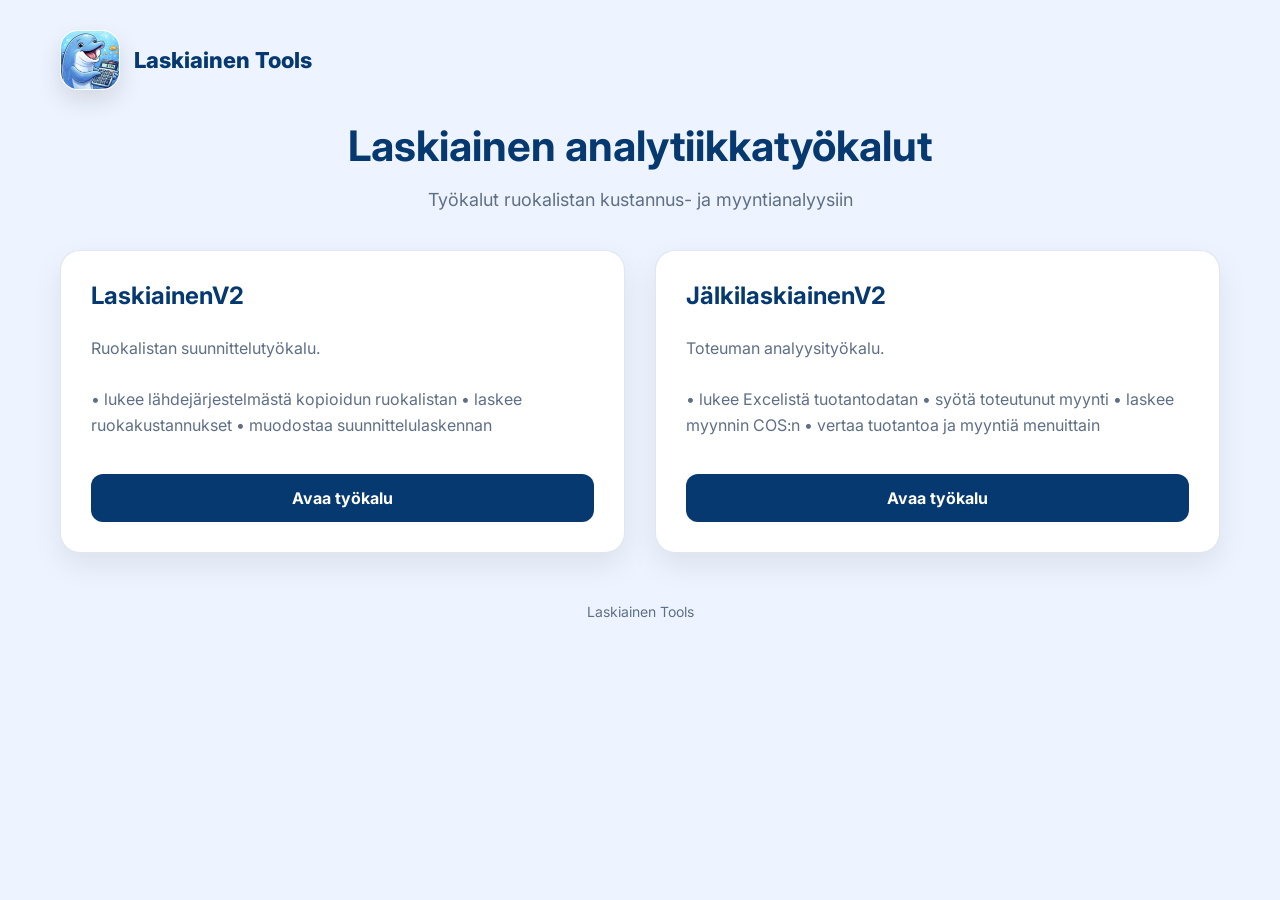
<file: index.html>
<!DOCTYPE html>
<html lang="fi">
<head>
<meta charset="UTF-8">
<meta name="viewport" content="width=device-width, initial-scale=1.0">

<title>Laskiainen Tools</title>

<link href="https://fonts.googleapis.com/css2?family=Inter:wght@400;600;700;800&display=swap" rel="stylesheet">

<style>

:root{
--theme:#063970;
--theme2:#0c4a8a;
--bg:#eef4ff;
--card:#ffffff;
--text:#1c2b40;
--muted:#5f6f86;
--border:rgba(6,57,112,.12);
--shadow:0 12px 30px rgba(0,0,0,.08);
}

*{box-sizing:border-box}

body{
margin:0;
font-family:Inter,Arial,sans-serif;
background:var(--bg);
color:var(--text);
}

.wrap{
max-width:1200px;
margin:auto;
padding:30px 20px 60px;
}

.topnav{
display:flex;
justify-content:space-between;
align-items:center;
margin-bottom:30px;
flex-wrap:wrap;
gap:16px;
}

.brand-wrap{
display:flex;
align-items:center;
gap:14px;
}

.logo{
width:60px;
height:60px;
object-fit:cover;
border-radius:18px;
box-shadow:0 10px 24px rgba(0,0,0,.12);
border:1px solid rgba(255,255,255,.35);
background:#fff;
}

.brand{
font-weight:800;
font-size:22px;
color:var(--theme);
}

header{
text-align:center;
margin-bottom:40px;
}

h1{
font-size:42px;
margin-bottom:10px;
color:var(--theme);
}

p.lead{
font-size:18px;
color:var(--muted);
}

.tools{
display:grid;
grid-template-columns:1fr 1fr;
gap:30px;
margin-top:40px;
}

.card{
background:var(--card);
border:1px solid var(--border);
border-radius:20px;
padding:30px;
box-shadow:var(--shadow);
display:flex;
flex-direction:column;
justify-content:space-between;
}

.card h2{
margin:0 0 10px 0;
color:var(--theme);
}

.card p{
color:var(--muted);
line-height:1.6;
}

.btn{
margin-top:20px;
padding:14px 20px;
border-radius:12px;
text-decoration:none;
font-weight:700;
background:var(--theme);
color:white;
display:inline-block;
text-align:center;
}

.btn:hover{
background:var(--theme2);
}

footer{
text-align:center;
margin-top:50px;
color:var(--muted);
font-size:14px;
}

@media (max-width:900px){
.tools{
grid-template-columns:1fr;
}
}

</style>
</head>


<body>

<div class="wrap">

<div class="topnav">

<div class="brand-wrap">
<img src="dlaskin.jpg" alt="Laskiainen logo" class="logo">
<div class="brand">Laskiainen Tools</div>
</div>

</div>


<header>

<h1>Laskiainen analytiikkatyökalut</h1>

<p class="lead">
Työkalut ruokalistan kustannus- ja myyntianalyysiin
</p>

</header>



<div class="tools">

<div class="card">

<h2>LaskiainenV2</h2>

<p>

Ruokalistan suunnittelutyökalu.

<br><br>

• lukee lähdejärjestelmästä kopioidun ruokalistan  
• laskee ruokakustannukset  
• muodostaa suunnittelulaskennan

</p>

<a class="btn" href="laskiainenV2.html">
Avaa työkalu
</a>

</div>



<div class="card">

<h2>JälkilaskiainenV2</h2>

<p>

Toteuman analyysityökalu.

<br><br>

• lukee Excelistä tuotantodatan  
• syötä toteutunut myynti  
• laskee myynnin COS:n  
• vertaa tuotantoa ja myyntiä menuittain

</p>

<a class="btn" href="jalkilaskiainenV2.html">
Avaa työkalu
</a>

</div>

</div>


<footer>

Laskiainen Tools

</footer>

</div>

</body>
</html>
</file>
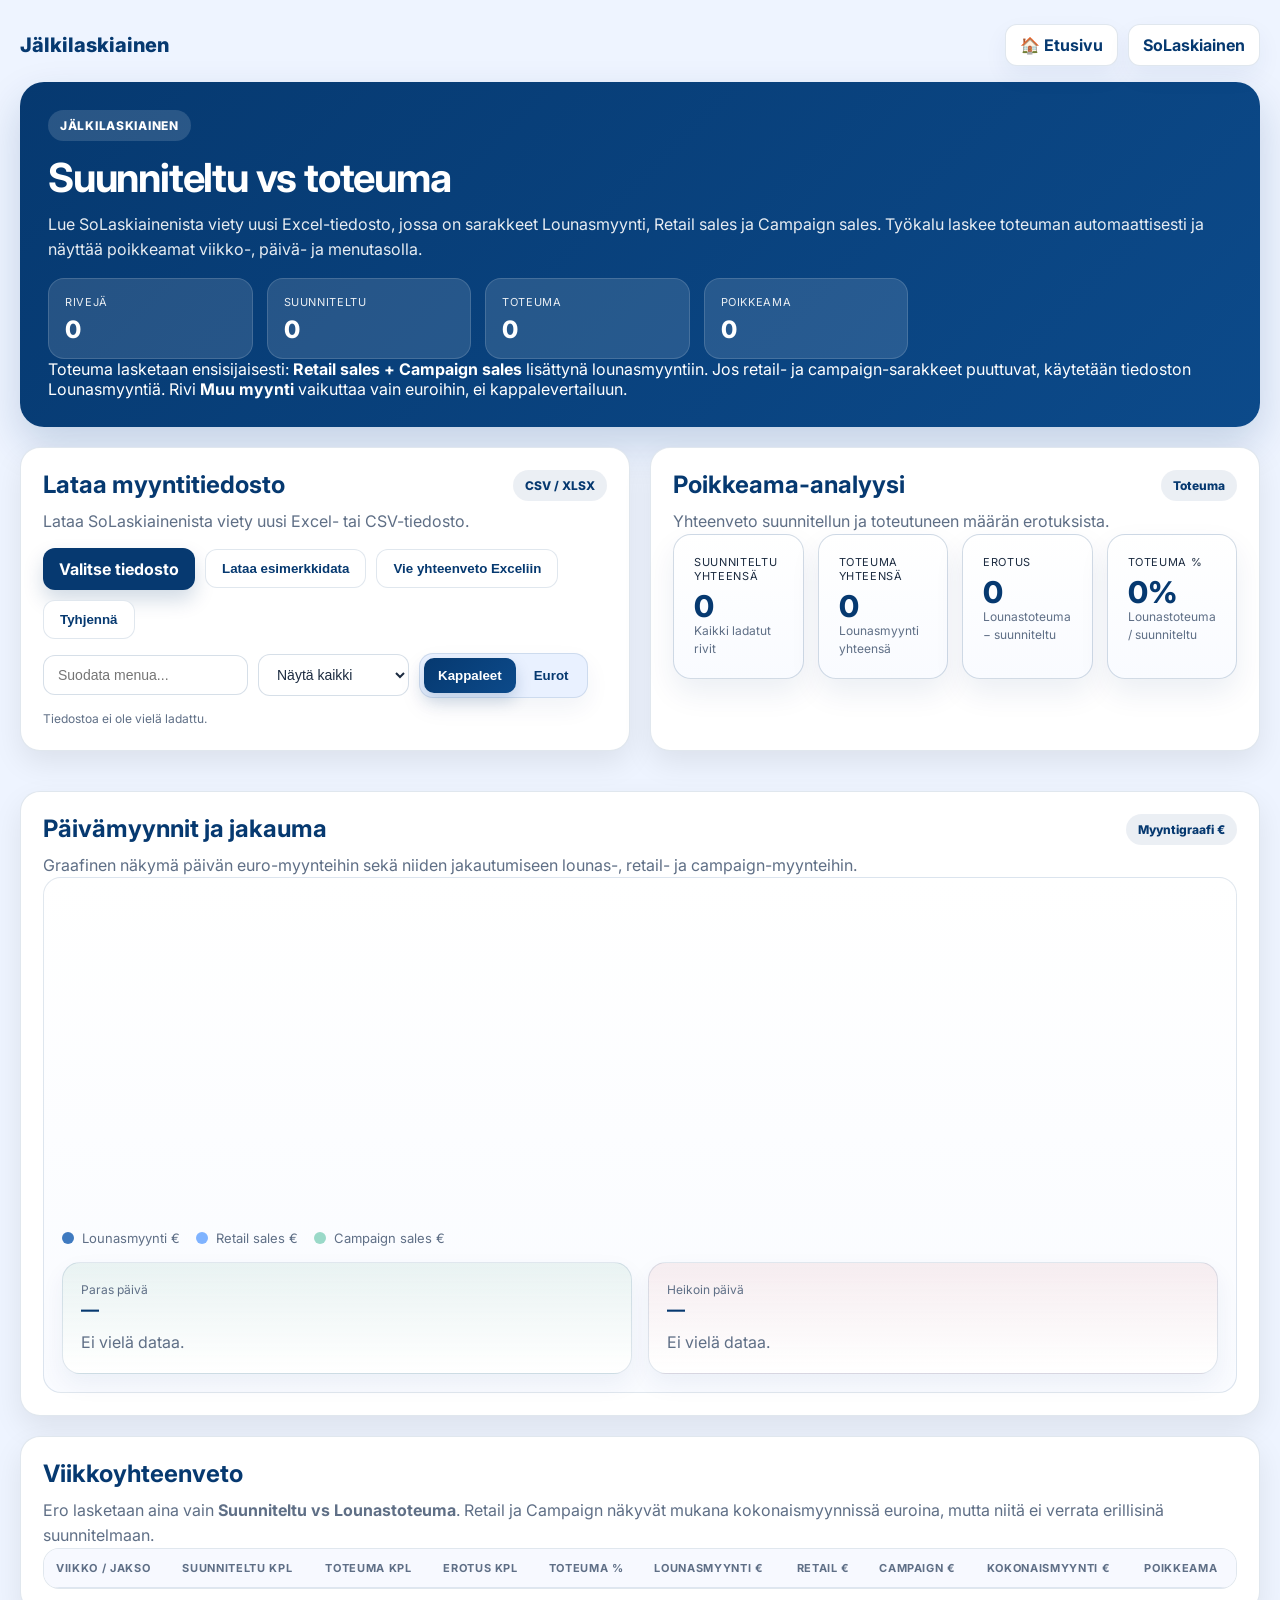
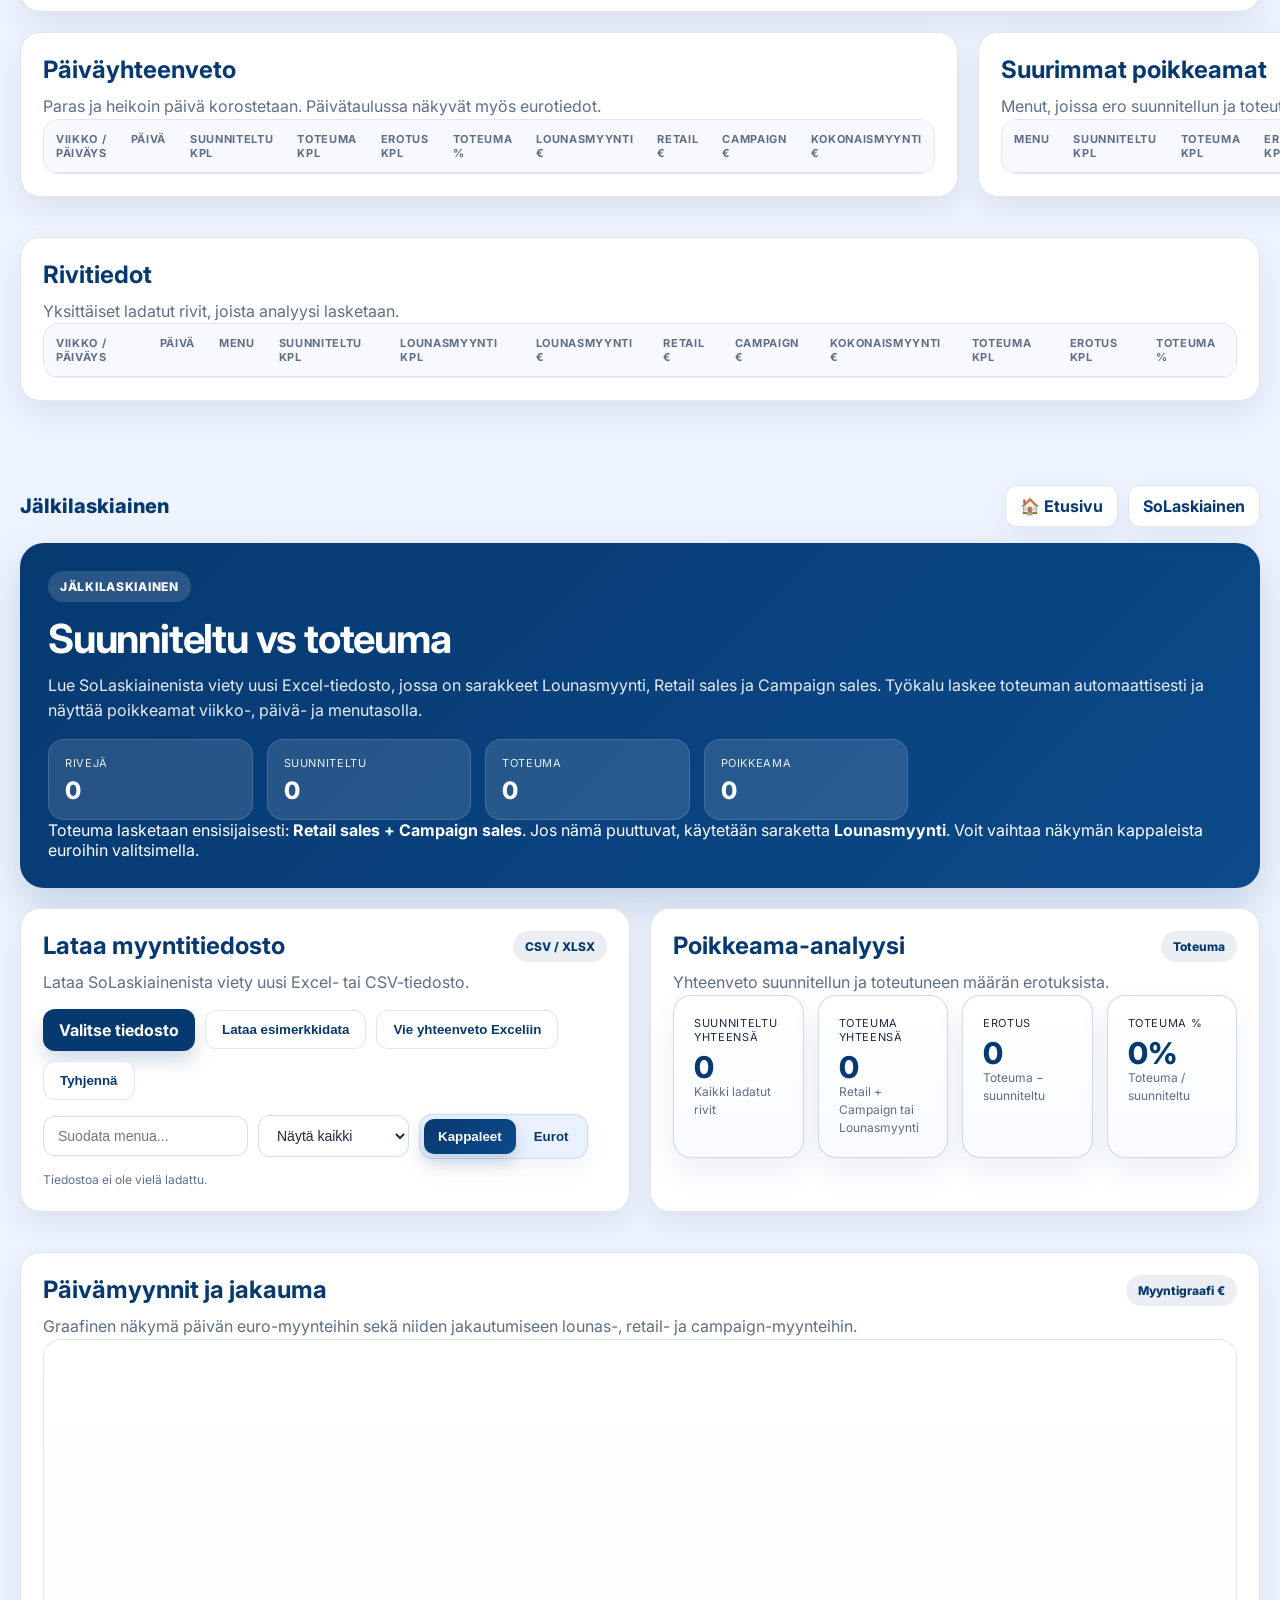
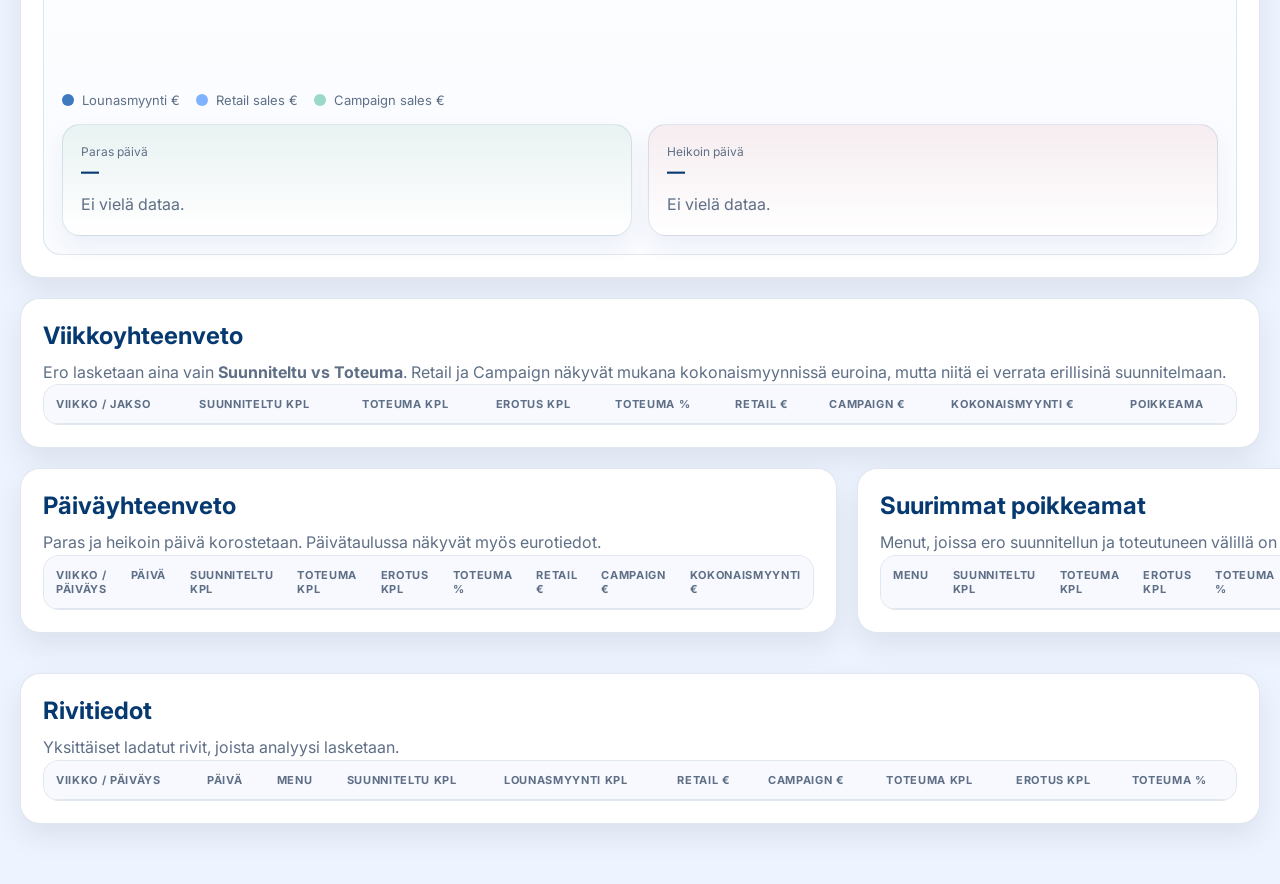
<file: jalkilaskiainen.html>
<!DOCTYPE html>
<html lang="fi">
<head>
  <meta charset="UTF-8" />
  <meta name="viewport" content="width=device-width, initial-scale=1.0" />
  <title>Jälkilaskiainen</title>
  <link href="https://fonts.googleapis.com/css2?family=Inter:wght@400;600;700;800&display=swap" rel="stylesheet">
  <script src="https://cdn.sheetjs.com/xlsx-0.20.2/package/dist/xlsx.full.min.js"></script>
  <style>
    :root{--theme:#063970;--theme2:#0c4a8a;--bg:#eef4ff;--card:#ffffff;--text:#1c2b40;--muted:#5f6f86;--border:rgba(6,57,112,.12);--good:#1f8a5b;--bad:#c43d3d;--shadow:0 12px 30px rgba(0,0,0,.08);--shadow-soft:0 10px 24px rgba(6,57,112,.06)}
    *{box-sizing:border-box} body{margin:0;font-family:Inter,Arial,sans-serif;background:var(--bg);color:var(--text)} .wrap{max-width:1450px;margin:auto;padding:24px 20px 40px}
    .topnav{display:flex;justify-content:space-between;align-items:center;gap:16px;flex-wrap:wrap;margin-bottom:16px}.brand{font-weight:800;color:var(--theme);font-size:20px}.navlinks{display:flex;gap:10px;flex-wrap:wrap}.navlinks a{padding:10px 14px;border-radius:12px;background:#fff;border:1px solid var(--border);color:var(--theme);text-decoration:none;font-weight:700;box-shadow:var(--shadow-soft)}
    .hero{background:linear-gradient(135deg,var(--theme),var(--theme2));color:#fff;border-radius:24px;padding:28px;box-shadow:0 18px 40px rgba(6,57,112,.18);margin-bottom:20px}.hero-top,.section-head{display:flex;justify-content:space-between;align-items:flex-start;gap:16px;flex-wrap:wrap}
    .eyebrow,.pill{display:inline-flex;align-items:center;gap:8px;padding:8px 12px;border-radius:999px;font-size:12px;font-weight:800}.eyebrow{background:rgba(255,255,255,.14);text-transform:uppercase;letter-spacing:.06em;margin-bottom:12px}.pill{background:rgba(6,57,112,.08);color:var(--theme)}
    h1,h2,h3{margin:0 0 10px} h1{font-size:40px;letter-spacing:-.03em} h2{font-size:24px;color:var(--theme)} h3{font-size:18px;color:var(--theme)} p{margin:0;color:var(--muted);line-height:1.55}.hero p,.hero .mini-stat .label{color:rgba(255,255,255,.9)}
    .hero-stats,.metrics{display:grid;gap:14px}.hero-stats{grid-template-columns:repeat(4,minmax(150px,1fr));width:min(100%,860px)}.metrics{grid-template-columns:repeat(4,1fr)}
    .mini-stat,.metric,.card{background:var(--card);border:1px solid var(--border);box-shadow:var(--shadow)} .mini-stat{border-radius:16px;padding:16px;background:rgba(255,255,255,.12);border-color:rgba(255,255,255,.14);box-shadow:none}
    .mini-stat .label,.metric .label{font-size:11px;letter-spacing:.06em;text-transform:uppercase;margin-bottom:8px}.mini-stat .value,.metric .value{font-weight:800;line-height:1.05}.mini-stat .value{font-size:24px;color:#fff}.metric{border-radius:18px;padding:20px;background:linear-gradient(180deg,#fff 0%,#f9fbff 100%)}.metric .value{font-size:30px;color:var(--theme)}.metric .sub,.small{font-size:12px;color:var(--muted);line-height:1.5}.metric.emphasis{border-color:rgba(6,57,112,.18);box-shadow:0 14px 30px rgba(6,57,112,.08)}
    .card{border-radius:20px;padding:22px;margin-bottom:20px}.row,.split{display:grid;gap:20px;margin-bottom:20px}.row{grid-template-columns:1fr 1fr}.split{grid-template-columns:1.15fr 1fr}
    .buttons{display:flex;gap:10px;flex-wrap:wrap;align-items:center;margin-top:14px} button,label.upload-btn{border:0;border-radius:12px;padding:11px 16px;cursor:pointer;font-weight:700;background:var(--theme);color:#fff;box-shadow:0 10px 20px rgba(6,57,112,.18);display:inline-flex;align-items:center} button.secondary{background:#fff;color:var(--theme);border:1px solid var(--border);box-shadow:none}
    .view-toggle{display:inline-flex;align-items:center;background:#e9f1ff;border:1px solid rgba(6,57,112,.12);border-radius:14px;padding:4px;gap:4px;box-shadow:var(--shadow-soft)}.toggle-btn{background:transparent;border:0;color:var(--theme);padding:10px 14px;border-radius:10px;font-weight:800;box-shadow:none}.toggle-btn.active{background:linear-gradient(135deg,var(--theme),var(--theme2));color:#fff;box-shadow:0 8px 16px rgba(6,57,112,.18)}
    input[type="text"],select{border:1px solid rgba(6,57,112,.16);background:#fff;color:var(--text);border-radius:12px;padding:11px 14px;font-size:14px} input[type="file"]{display:none}
    .table-wrap{overflow:auto;border-radius:16px;border:1px solid var(--border);background:#fff} table{width:100%;border-collapse:separate;border-spacing:0;font-size:14px} th,td{padding:12px;border-bottom:1px solid rgba(6,57,112,.10);text-align:left;vertical-align:top} tr:last-child td{border-bottom:0} th{position:sticky;top:0;background:#f7f9ff;color:var(--muted);font-size:11px;text-transform:uppercase;letter-spacing:.06em}
    .pos{color:var(--good);font-weight:700}.neg{color:var(--bad);font-weight:700}.muted{color:var(--muted)} .best-day{background:rgba(31,138,91,.08)} .worst-day{background:rgba(196,61,61,.08)}
    .bar-wrap{height:10px;background:#edf2f7;border-radius:999px;overflow:hidden;min-width:120px}.bar{height:100%;background:linear-gradient(90deg,var(--theme),#3a6ea5)}
    .chart-wrap{background:linear-gradient(180deg,#fff 0%,#f9fbff 100%);border:1px solid var(--border);border-radius:18px;padding:18px}.chart-area{display:flex;align-items:flex-end;gap:14px;overflow:auto;padding-top:10px;min-height:320px}.day-col{min-width:120px;display:flex;flex-direction:column;align-items:center;gap:8px}.stack{height:220px;width:64px;border-radius:14px;overflow:hidden;display:flex;flex-direction:column-reverse;background:#edf2f7;box-shadow:inset 0 0 0 1px rgba(6,57,112,.08)}
    .seg-total{background:#3f7ac0}.seg-retail{background:#7fb3ff}.seg-campaign{background:#9ad9c8}.stack-label{font-size:12px;color:var(--muted);text-align:center;line-height:1.35}.stack-value{font-weight:800;color:var(--theme)} .legend{display:flex;gap:16px;flex-wrap:wrap;margin-top:14px;font-size:13px;color:var(--muted)} .legend span{display:inline-flex;align-items:center;gap:8px}.dot{width:12px;height:12px;border-radius:999px;display:inline-block}
    .callout-grid{display:grid;grid-template-columns:1fr 1fr;gap:16px;margin-top:16px}.callout{border-radius:18px;padding:18px;background:#fff;border:1px solid var(--border);box-shadow:var(--shadow-soft)}.callout.best{background:linear-gradient(180deg,rgba(31,138,91,.08),#fff)}.callout.worst{background:linear-gradient(180deg,rgba(196,61,61,.08),#fff)}
    @media (max-width:1180px){.metrics,.hero-stats{grid-template-columns:repeat(2,1fr)}} @media (max-width:980px){.row,.split,.callout-grid{grid-template-columns:1fr}} @media (max-width:680px){.wrap{padding:16px}.metrics,.hero-stats{grid-template-columns:1fr}h1{font-size:30px}.metric .value{font-size:24px}.day-col{min-width:98px}.stack{width:56px}}
  </style>
</head>
<body>
<div class="wrap">
  <div class="topnav"><div class="brand">Jälkilaskiainen</div><div class="navlinks"><a href="index.html">🏠 Etusivu</a><a href="laskiainenV13.html">SoLaskiainen</a></div></div>
  <div class="hero"><div class="hero-top"><div><div class="eyebrow">Jälkilaskiainen</div><h1>Suunniteltu vs toteuma</h1><p>Lue SoLaskiainenista viety uusi Excel-tiedosto, jossa on sarakkeet Lounasmyynti, Retail sales ja Campaign sales. Työkalu laskee toteuman automaattisesti ja näyttää poikkeamat viikko-, päivä- ja menutasolla.</p></div><div class="hero-stats"><div class="mini-stat"><div class="label">Rivejä</div><div class="value" id="topRows">0</div></div><div class="mini-stat"><div class="label">Suunniteltu</div><div class="value" id="topPlanned">0</div></div><div class="mini-stat"><div class="label">Toteuma</div><div class="value" id="topSold">0</div></div><div class="mini-stat"><div class="label">Poikkeama</div><div class="value" id="topDiff">0</div></div></div></div><div class="note">Toteuma lasketaan ensisijaisesti: <strong>Retail sales + Campaign sales</strong> lisättynä lounasmyyntiin. Jos retail- ja campaign-sarakkeet puuttuvat, käytetään tiedoston Lounasmyyntiä. Rivi <strong>Muu myynti</strong> vaikuttaa vain euroihin, ei kappalevertailuun.</div></div>

  <div class="row">
    <div class="card"><div class="section-head"><div><h2>Lataa myyntitiedosto</h2><p>Lataa SoLaskiainenista viety uusi Excel- tai CSV-tiedosto.</p></div><div class="pill">CSV / XLSX</div></div><div class="buttons"><label class="upload-btn" for="fileInput">Valitse tiedosto</label><input id="fileInput" type="file" accept=".csv,.xlsx,.xls" /><button class="secondary" onclick="loadSampleData()">Lataa esimerkkidata</button><button class="secondary" onclick="exportSummaryCsv()">Vie yhteenveto Exceliin</button><button class="secondary" onclick="clearAll()">Tyhjennä</button></div><div class="buttons"><input id="menuFilter" type="text" placeholder="Suodata menua..." oninput="renderAll()" /><select id="varianceFilter" onchange="renderAll()"><option value="all">Näytä kaikki</option><option value="over">Vain ylitykset</option><option value="under">Vain alitukset</option><option value="equal">Vain toteutuneet</option></select><div class="view-toggle" role="tablist" aria-label="Näkymävalinta"><button type="button" id="toggleUnits" class="toggle-btn active" onclick="setViewMode('units')">Kappaleet</button><button type="button" id="toggleEuros" class="toggle-btn" onclick="setViewMode('euros')">Eurot</button></div><input type="hidden" id="viewMode" value="units" /></div><div class="small" id="fileInfo" style="margin-top:12px;">Tiedostoa ei ole vielä ladattu.</div></div>
    <div class="card"><div class="section-head"><div><h2>Poikkeama-analyysi</h2><p>Yhteenveto suunnitellun ja toteutuneen määrän erotuksista.</p></div><div class="pill">Toteuma</div></div><div class="metrics"><div class="metric emphasis"><div class="label">Suunniteltu yhteensä</div><div class="value" id="plannedTotal">0</div><div class="sub">Kaikki ladatut rivit</div></div><div class="metric emphasis"><div class="label">Toteuma yhteensä</div><div class="value" id="soldTotal">0</div><div class="sub">Lounasmyynti yhteensä</div></div><div class="metric emphasis"><div class="label">Erotus</div><div class="value" id="diffTotal">0</div><div class="sub">Lounastoteuma − suunniteltu</div></div><div class="metric emphasis"><div class="label">Toteuma %</div><div class="value" id="achievementPct">0%</div><div class="sub">Lounastoteuma / suunniteltu</div></div></div></div>
  </div>

  <div class="card"><div class="section-head"><div><h2>Päivämyynnit ja jakauma</h2><p>Graafinen näkymä päivän euro-myynteihin sekä niiden jakautumiseen lounas-, retail- ja campaign-myynteihin.</p></div><div class="pill">Myyntigraafi €</div></div><div class="chart-wrap"><div id="salesChart" class="chart-area"></div><div class="legend"><span><i class="dot seg-total"></i> Lounasmyynti €</span><span><i class="dot seg-retail"></i> Retail sales €</span><span><i class="dot seg-campaign"></i> Campaign sales €</span></div><div class="callout-grid"><div class="callout best"><div class="small">Paras päivä</div><h3 id="bestDayTitle">—</h3><p id="bestDayText">Ei vielä dataa.</p></div><div class="callout worst"><div class="small">Heikoin päivä</div><h3 id="worstDayTitle">—</h3><p id="worstDayText">Ei vielä dataa.</p></div></div></div></div>

  <div class="card"><div class="section-head"><div><h2>Viikkoyhteenveto</h2><p>Ero lasketaan aina vain <strong>Suunniteltu vs Lounastoteuma</strong>. Retail ja Campaign näkyvät mukana kokonaismyynnissä euroina, mutta niitä ei verrata erillisinä suunnitelmaan.</p></div></div><div class="table-wrap"><table><thead><tr><th>Viikko / Jakso</th><th id="weekPlannedHdr">Suunniteltu kpl</th><th id="weekActualHdr">Toteuma kpl</th><th id="weekDiffHdr">Erotus kpl</th><th>Toteuma %</th><th>Lounasmyynti €</th><th>Retail €</th><th>Campaign €</th><th>Kokonaismyynti €</th><th>Poikkeama</th></tr></thead><tbody id="weekBody"></tbody></table></div></div>

  <div class="split">
    <div class="card"><div class="section-head"><div><h2>Päiväyhteenveto</h2><p>Paras ja heikoin päivä korostetaan. Päivätaulussa näkyvät myös eurotiedot.</p></div></div><div class="table-wrap"><table><thead><tr><th>Viikko / Päiväys</th><th>Päivä</th><th id="dayPlannedHdr">Suunniteltu kpl</th><th id="dayActualHdr">Toteuma kpl</th><th id="dayDiffHdr">Erotus kpl</th><th>Toteuma %</th><th>Lounasmyynti €</th><th>Retail €</th><th>Campaign €</th><th>Kokonaismyynti €</th></tr></thead><tbody id="dayBody"></tbody></table></div></div>
    <div class="card"><div class="section-head"><div><h2>Suurimmat poikkeamat</h2><p>Menut, joissa ero suunnitellun ja toteutuneen välillä on suurin.</p></div></div><div class="table-wrap"><table><thead><tr><th>Menu</th><th id="menuPlannedHdr">Suunniteltu kpl</th><th id="menuActualHdr">Toteuma kpl</th><th id="menuDiffHdr">Erotus kpl</th><th>Toteuma %</th><th>Lounasmyynti €</th><th>Retail €</th><th>Campaign €</th><th>Kokonaismyynti €</th><th>Vaikutus</th></tr></thead><tbody id="menuBody"></tbody></table></div></div>
  </div>

  <div class="card"><div class="section-head"><div><h2>Rivitiedot</h2><p>Yksittäiset ladatut rivit, joista analyysi lasketaan.</p></div></div><div class="table-wrap"><table><thead><tr><th>Viikko / Päiväys</th><th>Päivä</th><th>Menu</th><th id="detailPlannedHdr">Suunniteltu kpl</th><th id="detailSoldHdr">Lounasmyynti kpl</th><th>Lounasmyynti €</th><th>Retail €</th><th>Campaign €</th><th>Kokonaismyynti €</th><th id="detailActualHdr">Toteuma kpl</th><th id="detailDiffHdr">Erotus kpl</th><th>Toteuma %</th></tr></thead><tbody id="detailBody"></tbody></table></div></div>
</div>
<script>
let rawRows=[]; let normalizedRows=[];
const REQUIRED_CANDIDATES={weekDate:['Viikko / Päiväys','Viikko / Jakso','Viikko','Week / Date','Week'],day:['Päivä','Day'],menu:['Menu'],planned:['Suunniteltu','Planned qty','Planned','F-QTY'],sold:['Lounasmyynti','Myyty','Actual sold qty','Sold qty','Sold'],retail:['Retail sales','Retail','Retail qty'],campaign:['Campaign sales','Campaign','Campaign qty'],netSales:['Liikevaihto alv 0','Net sales','Turnover net'],netPrice:['Nettohinta','Net price']};
function num(v){if(v===null||v===undefined||v==='') return 0; if(typeof v==='number') return v; return Number(String(v).replace(/\s/g,'').replace(',','.'))||0;}
function fmtNum(v){return new Intl.NumberFormat('fi-FI',{minimumFractionDigits:0,maximumFractionDigits:2}).format(Number(v||0));}
function fmtMoney(v){return new Intl.NumberFormat('fi-FI',{style:'currency',currency:'EUR',minimumFractionDigits:2,maximumFractionDigits:2}).format(Number(v||0));}
function fmtPct(v){return `${new Intl.NumberFormat('fi-FI',{minimumFractionDigits:0,maximumFractionDigits:1}).format(Number(v||0))}%`;}
function cls(v){return v>0?'pos':v<0?'neg':'muted';}
function safe(s){return String(s??'').replace(/[&<>"']/g,m=>({'&':'&amp;','<':'&lt;','>':'&gt;','"':'&quot;',"'":'&#39;'}[m]));}
function achievement(planned,sold){return planned>0?(sold/planned)*100:0;}
function varianceLabel(diff){return diff>0?'Yli suunnitelman':diff<0?'Alle suunnitelman':'Suunnitelmassa';}
function getField(row,names){for(const n of names){if(Object.prototype.hasOwnProperty.call(row,n)) return row[n];} return '';}
function viewMode(){return document.getElementById('viewMode')?.value || 'units';}
function setViewMode(mode){const input=document.getElementById('viewMode'); if(input) input.value=mode; const u=document.getElementById('toggleUnits'); const e=document.getElementById('toggleEuros'); if(u&&e){u.classList.toggle('active',mode==='units'); e.classList.toggle('active',mode==='euros');} renderAll();}
function normalizeRows(rows){
  return rows.map(r=>{
    const weekDate=String(getField(r,REQUIRED_CANDIDATES.weekDate)||'').trim();
    const day=String(getField(r,REQUIRED_CANDIDATES.day)||'').trim();
    const menu=String(getField(r,REQUIRED_CANDIDATES.menu)||'').trim();
    const planned=num(getField(r,REQUIRED_CANDIDATES.planned));
    const lunchSold=num(getField(r,REQUIRED_CANDIDATES.sold));
    const retailEuro=num(getField(r,REQUIRED_CANDIDATES.retail));
    const campaignEuro=num(getField(r,REQUIRED_CANDIDATES.campaign));
    const netSales=num(getField(r,REQUIRED_CANDIDATES.netSales));
    const netPrice=num(getField(r,REQUIRED_CANDIDATES.netPrice));
    const isOtherSalesRow=menu.toLowerCase()==='muu myynti';
    const plannedUnits=isOtherSalesRow?0:planned;
    const actualUnits=isOtherSalesRow?0:lunchSold;
    const plannedEuro=isOtherSalesRow?0:(plannedUnits*netPrice || netSales || 0);
    const lunchEuro=isOtherSalesRow?0:(actualUnits*netPrice || 0);
    const totalEuro=isOtherSalesRow ? (retailEuro+campaignEuro) : (lunchEuro+retailEuro+campaignEuro);
    const diff=actualUnits-plannedUnits;
    return {weekDate,day,menu,isOtherSalesRow,planned:plannedUnits,plannedEuro,lunchSold:actualUnits,retailEuro,campaignEuro,lunchEuro,totalEuro,actual:actualUnits,diff,ach:achievement(plannedUnits,actualUnits)};
  }).filter(r=>r.weekDate||r.menu||r.planned||r.lunchSold||r.retailEuro||r.campaignEuro||r.totalEuro||r.actual||r.diff);
}
function filterRows(rows){const menuFilter=document.getElementById('menuFilter').value.trim().toLowerCase(); const varianceFilter=document.getElementById('varianceFilter').value; return rows.filter(r=>{if(menuFilter&&!r.menu.toLowerCase().includes(menuFilter)) return false; const diff=r.actual-r.planned; if(varianceFilter==='over'&&!(diff>0)) return false; if(varianceFilter==='under'&&!(diff<0)) return false; if(varianceFilter==='equal'&&!(diff===0)) return false; return true;});}
function aggregate(rows,keyFn){const map=new Map(); rows.forEach(r=>{const key=keyFn(r); if(!map.has(key)) map.set(key,{key,planned:0,plannedEuro:0,actual:0,diff:0,lunchSold:0,retailEuro:0,campaignEuro:0,lunchEuro:0,totalEuro:0,day:'',weekDate:'',menu:''}); const a=map.get(key); a.planned+=r.planned; a.plannedEuro+=r.plannedEuro; a.actual+=r.actual; a.diff+=(r.actual-r.planned); a.lunchSold+=r.lunchSold; a.retailEuro+=r.retailEuro; a.campaignEuro+=r.campaignEuro; a.lunchEuro+=r.lunchEuro; a.totalEuro+=r.totalEuro; a.day=a.day||r.day; a.weekDate=a.weekDate||r.weekDate; a.menu=a.menu||r.menu;}); return Array.from(map.values()).map(a=>({...a,ach:achievement(a.planned,a.actual)}));}
function displayValue(units,euros){return viewMode()==='euros'?fmtMoney(euros):fmtNum(units);} function displayDiff(unitDiff,euroDiff){return viewMode()==='euros'?fmtMoney(euroDiff):fmtNum(unitDiff);} 
function updateViewHeaders(){const euros=viewMode()==='euros'; const label=euros?'€':'kpl'; [['weekPlannedHdr','Suunniteltu'],['weekActualHdr','Toteuma'],['weekDiffHdr','Erotus'],['dayPlannedHdr','Suunniteltu'],['dayActualHdr','Toteuma'],['dayDiffHdr','Erotus'],['menuPlannedHdr','Suunniteltu'],['menuActualHdr','Toteuma'],['menuDiffHdr','Erotus'],['detailPlannedHdr','Suunniteltu'],['detailSoldHdr','Lounasmyynti'],['detailActualHdr','Toteuma'],['detailDiffHdr','Erotus']].forEach(([id,txt])=>{const el=document.getElementById(id); if(el) el.textContent=`${txt} ${label}`;});}
function renderAll(){const rows=filterRows(normalizedRows); updateViewHeaders(); setSummary(rows); renderChart(rows); renderWeek(rows); renderDay(rows); renderMenu(rows); renderDetail(rows);}
function setSummary(rows){const planned=rows.reduce((s,r)=>s+r.planned,0); const sold=rows.reduce((s,r)=>s+r.actual,0); const diff=sold-planned; const ach=achievement(planned,sold); document.getElementById('plannedTotal').textContent=fmtNum(planned); document.getElementById('soldTotal').textContent=fmtNum(sold); document.getElementById('diffTotal').textContent=fmtNum(diff); document.getElementById('diffTotal').className=`value ${cls(diff)}`; document.getElementById('achievementPct').textContent=fmtPct(ach); document.getElementById('topRows').textContent=fmtNum(rows.length); document.getElementById('topPlanned').textContent=fmtNum(planned); document.getElementById('topSold').textContent=fmtNum(sold); document.getElementById('topDiff').textContent=fmtNum(diff);}
function renderChart(rows){const chart=document.getElementById('salesChart'); chart.innerHTML=''; const days=aggregate(rows,r=>`${r.weekDate}__${r.day}`); if(!days.length){chart.innerHTML='<div class="muted">Ei vielä dataa graafille.</div>'; document.getElementById('bestDayTitle').textContent='—'; document.getElementById('bestDayText').textContent='Ei vielä dataa.'; document.getElementById('worstDayTitle').textContent='—'; document.getElementById('worstDayText').textContent='Ei vielä dataa.'; return;} const maxEuro=Math.max(...days.map(d=>d.totalEuro),1); days.forEach(d=>{const lunchH=(d.lunchEuro/maxEuro)*220; const retailH=(d.retailEuro/maxEuro)*220; const campaignH=(d.campaignEuro/maxEuro)*220; const col=document.createElement('div'); col.className='day-col'; col.innerHTML=`<div class="stack-value">${fmtMoney(d.totalEuro)}</div><div class="stack"><div class="seg seg-total" style="height:${lunchH}px"></div><div class="seg seg-retail" style="height:${retailH}px"></div><div class="seg seg-campaign" style="height:${campaignH}px"></div></div><div class="stack-label">${safe(d.weekDate)}<br>${safe(d.day)}</div>`; chart.appendChild(col);}); const ranked=[...days].filter(d=>d.planned>0); const best=(ranked.length?ranked:days).sort((a,b)=>(b.ach-a.ach)||(b.totalEuro-a.totalEuro))[0]; const worst=(ranked.length?ranked:days).sort((a,b)=>(a.ach-b.ach)||(a.totalEuro-b.totalEuro))[0]; document.getElementById('bestDayTitle').textContent=`${best.weekDate} / ${best.day}`; document.getElementById('bestDayText').textContent=`Toteuma ${fmtPct(best.ach)} • Suunniteltu ${fmtNum(best.planned)} kpl • Toteuma ${fmtNum(best.actual)} kpl • Lounasmyynti ${fmtMoney(best.lunchEuro)} • Retail ${fmtMoney(best.retailEuro)} • Campaign ${fmtMoney(best.campaignEuro)} • Yhteensä ${fmtMoney(best.totalEuro)}`; document.getElementById('worstDayTitle').textContent=`${worst.weekDate} / ${worst.day}`; document.getElementById('worstDayText').textContent=`Toteuma ${fmtPct(worst.ach)} • Suunniteltu ${fmtNum(worst.planned)} kpl • Toteuma ${fmtNum(worst.actual)} kpl • Lounasmyynti ${fmtMoney(worst.lunchEuro)} • Retail ${fmtMoney(worst.retailEuro)} • Campaign ${fmtMoney(worst.campaignEuro)} • Yhteensä ${fmtMoney(worst.totalEuro)}`;}
function renderWeek(rows){const body=document.getElementById('weekBody'); body.innerHTML=''; aggregate(rows,r=>r.weekDate).forEach(r=>{const diff=r.actual-r.planned; const euroDiff=r.lunchEuro-r.plannedEuro; const tr=document.createElement('tr'); tr.innerHTML=`<td>${safe(r.key)}</td><td>${displayValue(r.planned,r.plannedEuro)}</td><td>${displayValue(r.actual,r.lunchEuro)}</td><td class="${cls(viewMode()==='euros'?euroDiff:diff)}">${displayDiff(diff,euroDiff)}</td><td>${fmtPct(achievement(r.planned,r.actual))}</td><td>${fmtMoney(r.lunchEuro)}</td><td>${fmtMoney(r.retailEuro)}</td><td>${fmtMoney(r.campaignEuro)}</td><td>${fmtMoney(r.totalEuro)}</td><td class="${cls(diff)}">${varianceLabel(diff)}</td>`; body.appendChild(tr);});}
function renderDay(rows){const body=document.getElementById('dayBody'); body.innerHTML=''; const groups=aggregate(rows,r=>`${r.weekDate}__${r.day}`); if(!groups.length) return; const ranked=[...groups].filter(g=>g.planned>0); const bestKey=(ranked.length?ranked:groups).sort((a,b)=>(b.ach-a.ach)||(b.totalEuro-a.totalEuro))[0].key; const worstKey=(ranked.length?ranked:groups).sort((a,b)=>(a.ach-b.ach)||(a.totalEuro-b.totalEuro))[0].key; groups.forEach(r=>{const [weekDate,day]=r.key.split('__'); const diff=r.actual-r.planned; const euroDiff=r.lunchEuro-r.plannedEuro; const tr=document.createElement('tr'); tr.className=r.key===bestKey?'best-day':r.key===worstKey?'worst-day':''; tr.innerHTML=`<td>${safe(weekDate)}</td><td>${safe(day)}</td><td>${displayValue(r.planned,r.plannedEuro)}</td><td>${displayValue(r.actual,r.lunchEuro)}</td><td class="${cls(viewMode()==='euros'?euroDiff:diff)}">${displayDiff(diff,euroDiff)}</td><td>${fmtPct(achievement(r.planned,r.actual))}</td><td>${fmtMoney(r.lunchEuro)}</td><td>${fmtMoney(r.retailEuro)}</td><td>${fmtMoney(r.campaignEuro)}</td><td>${fmtMoney(r.totalEuro)}</td>`; body.appendChild(tr);});}
function renderMenu(rows){const body=document.getElementById('menuBody'); body.innerHTML=''; aggregate(rows,r=>r.menu).sort((a,b)=>Math.abs(b.diff)-Math.abs(a.diff)).slice(0,50).forEach(r=>{const width=Math.min(100,Math.abs(r.diff)); const euroDiff=r.lunchEuro-r.plannedEuro; const tr=document.createElement('tr'); tr.innerHTML=`<td>${safe(r.key)}</td><td>${displayValue(r.planned,r.plannedEuro)}</td><td>${displayValue(r.actual,r.lunchEuro)}</td><td class="${cls(viewMode()==='euros'?euroDiff:r.diff)}">${displayDiff(r.diff,euroDiff)}</td><td>${fmtPct(achievement(r.planned,r.actual))}</td><td>${fmtMoney(r.lunchEuro)}</td><td>${fmtMoney(r.retailEuro)}</td><td>${fmtMoney(r.campaignEuro)}</td><td>${fmtMoney(r.totalEuro)}</td><td><div class="bar-wrap"><div class="bar" style="width:${width}%"></div></div></td>`; body.appendChild(tr);});}
function renderDetail(rows){const body=document.getElementById('detailBody'); body.innerHTML=''; rows.forEach(r=>{const diff=r.actual-r.planned; const euroDiff=r.lunchEuro-r.plannedEuro; const tr=document.createElement('tr'); tr.innerHTML=`<td>${safe(r.weekDate)}</td><td>${safe(r.day)}</td><td>${safe(r.menu)}</td><td>${displayValue(r.planned,r.plannedEuro)}</td><td>${displayValue(r.lunchSold,r.lunchEuro)}</td><td>${fmtMoney(r.lunchEuro)}</td><td>${fmtMoney(r.retailEuro)}</td><td>${fmtMoney(r.campaignEuro)}</td><td>${fmtMoney(r.totalEuro)}</td><td>${displayValue(r.actual,r.lunchEuro)}</td><td class="${cls(viewMode()==='euros'?euroDiff:diff)}">${displayDiff(diff,euroDiff)}</td><td>${fmtPct(achievement(r.planned,r.actual))}</td>`; body.appendChild(tr);});}
function parseSourceRows(rows){rawRows=rows; normalizedRows=normalizeRows(rows); document.getElementById('fileInfo').textContent=normalizedRows.length?`Luettu ${normalizedRows.length} riviä.`:'Tiedostosta ei löytynyt odotettuja rivejä.'; renderAll();}
async function handleFile(file){document.getElementById('fileInfo').textContent=`Luetaan tiedostoa: ${file.name}`; const ext=file.name.toLowerCase().split('.').pop(); if(ext==='csv'){const text=await file.text(); const wb=XLSX.read(text,{type:'string',FS:';'}); const ws=wb.Sheets[wb.SheetNames[0]]; parseSourceRows(XLSX.utils.sheet_to_json(ws,{defval:''}));} else {const buffer=await file.arrayBuffer(); const wb=XLSX.read(buffer,{type:'array'}); const ws=wb.Sheets[wb.SheetNames[0]]; parseSourceRows(XLSX.utils.sheet_to_json(ws,{defval:''}));}}
document.getElementById('fileInput').addEventListener('change',e=>{const file=e.target.files&&e.target.files[0]; if(file) handleFile(file);});
function exportSummaryCsv(){const rows=[['Viikko / Jakso','Suunniteltu kpl','Toteuma kpl','Erotus kpl','Toteuma %','Lounasmyynti €','Retail €','Campaign €','Kokonaismyynti €']]; aggregate(filterRows(normalizedRows),r=>r.weekDate).forEach(r=>{const diff=r.actual-r.planned; rows.push([r.key,r.planned,r.actual,diff,`${achievement(r.planned,r.actual).toFixed(1)}%`,r.lunchEuro.toFixed(2),r.retailEuro.toFixed(2),r.campaignEuro.toFixed(2),r.totalEuro.toFixed(2)]);}); const csv=rows.map(r=>r.map(v=>`"${String(v).replace(/"/g,'""')}"`).join(';')).join('\n'); const blob=new Blob(['\ufeff'+csv],{type:'text/csv;charset=utf-8;'}); const url=URL.createObjectURL(blob); const a=document.createElement('a'); a.href=url; a.download='jalkilaskiainen_yhteenveto.csv'; a.click(); URL.revokeObjectURL(url);}
function loadSampleData(){parseSourceRows([{'Viikko / Päiväys':'Viikko 1 – 3/16/2026','Päivä':'Maanantai','Menu':'Lounas 1 Corp','Suunniteltu':400,'Lounasmyynti':360,'Nettohinta':9.50,'Liikevaihto alv 0':3800},{'Viikko / Päiväys':'Viikko 1 – 3/16/2026','Päivä':'Maanantai','Menu':'Lounas 2 Corp','Suunniteltu':200,'Lounasmyynti':210,'Nettohinta':9.50,'Liikevaihto alv 0':1900},{'Viikko / Päiväys':'Viikko 1 – 3/16/2026','Päivä':'Maanantai','Menu':'Muu myynti','Retail sales':2400,'Campaign sales':1200},{'Viikko / Päiväys':'Viikko 1 – 3/17/2026','Päivä':'Tiistai','Menu':'Lounas 1 Corp','Suunniteltu':400,'Lounasmyynti':390,'Nettohinta':9.50,'Liikevaihto alv 0':4000},{'Viikko / Päiväys':'Viikko 1 – 3/17/2026','Päivä':'Tiistai','Menu':'Lounas 3 Corp','Suunniteltu':200,'Lounasmyynti':230,'Nettohinta':9.50,'Liikevaihto alv 0':2100},{'Viikko / Päiväys':'Viikko 1 – 3/17/2026','Päivä':'Tiistai','Menu':'Muu myynti','Retail sales':1500,'Campaign sales':800},{'Viikko / Päiväys':'Viikko 2 – 3/23/2026','Päivä':'Maanantai','Menu':'Lounas 1 Corp','Suunniteltu':300,'Lounasmyynti':280,'Nettohinta':9.50,'Liikevaihto alv 0':2850},{'Viikko / Päiväys':'Viikko 2 – 3/23/2026','Päivä':'Maanantai','Menu':'Lounas 2 Corp','Suunniteltu':160,'Lounasmyynti':170,'Nettohinta':9.50,'Liikevaihto alv 0':1520},{'Viikko / Päiväys':'Viikko 2 – 3/23/2026','Päivä':'Maanantai','Menu':'Muu myynti','Retail sales':950,'Campaign sales':750}]);}
function clearAll(){rawRows=[]; normalizedRows=[]; document.getElementById('fileInput').value=''; document.getElementById('menuFilter').value=''; document.getElementById('varianceFilter').value='all'; document.getElementById('viewMode').value='units'; const u=document.getElementById('toggleUnits'); const e=document.getElementById('toggleEuros'); if(u&&e){u.classList.add('active'); e.classList.remove('active');} document.getElementById('fileInfo').textContent='Tiedostoa ei ole vielä ladattu.'; ['weekBody','dayBody','menuBody','detailBody','salesChart'].forEach(id=>document.getElementById(id).innerHTML=''); document.getElementById('bestDayTitle').textContent='—'; document.getElementById('bestDayText').textContent='Ei vielä dataa.'; document.getElementById('worstDayTitle').textContent='—'; document.getElementById('worstDayText').textContent='Ei vielä dataa.'; setSummary([]); updateViewHeaders();}
setSummary([]); updateViewHeaders();
</script>
</body>
</html>
<!DOCTYPE html>
<html lang="fi">
<head>
  <meta charset="UTF-8" />
  <meta name="viewport" content="width=device-width, initial-scale=1.0" />
  <title>Jälkilaskiainen</title>
  <link href="https://fonts.googleapis.com/css2?family=Inter:wght@400;600;700;800&display=swap" rel="stylesheet">
  <script src="https://cdn.sheetjs.com/xlsx-0.20.2/package/dist/xlsx.full.min.js"></script>
  <style>
    :root{--theme:#063970;--theme2:#0c4a8a;--bg:#eef4ff;--card:#ffffff;--text:#1c2b40;--muted:#5f6f86;--border:rgba(6,57,112,.12);--good:#1f8a5b;--bad:#c43d3d;--shadow:0 12px 30px rgba(0,0,0,.08);--shadow-soft:0 10px 24px rgba(6,57,112,.06)}
    *{box-sizing:border-box} body{margin:0;font-family:Inter,Arial,sans-serif;background:var(--bg);color:var(--text)} .wrap{max-width:1450px;margin:auto;padding:24px 20px 40px}
    .topnav{display:flex;justify-content:space-between;align-items:center;gap:16px;flex-wrap:wrap;margin-bottom:16px}.brand{font-weight:800;color:var(--theme);font-size:20px}.navlinks{display:flex;gap:10px;flex-wrap:wrap}.navlinks a{padding:10px 14px;border-radius:12px;background:#fff;border:1px solid var(--border);color:var(--theme);text-decoration:none;font-weight:700;box-shadow:var(--shadow-soft)}
    .hero{background:linear-gradient(135deg,var(--theme),var(--theme2));color:#fff;border-radius:24px;padding:28px;box-shadow:0 18px 40px rgba(6,57,112,.18);margin-bottom:20px}.hero-top,.section-head{display:flex;justify-content:space-between;align-items:flex-start;gap:16px;flex-wrap:wrap}
    .eyebrow,.pill{display:inline-flex;align-items:center;gap:8px;padding:8px 12px;border-radius:999px;font-size:12px;font-weight:800}.eyebrow{background:rgba(255,255,255,.14);text-transform:uppercase;letter-spacing:.06em;margin-bottom:12px}.pill{background:rgba(6,57,112,.08);color:var(--theme)}
    h1,h2,h3{margin:0 0 10px} h1{font-size:40px;letter-spacing:-.03em} h2{font-size:24px;color:var(--theme)} h3{font-size:18px;color:var(--theme)} p{margin:0;color:var(--muted);line-height:1.55}.hero p,.hero .mini-stat .label{color:rgba(255,255,255,.9)}
    .hero-stats,.metrics{display:grid;gap:14px}.hero-stats{grid-template-columns:repeat(4,minmax(150px,1fr));width:min(100%,860px)}.metrics{grid-template-columns:repeat(4,1fr)}
    .mini-stat,.metric,.card{background:var(--card);border:1px solid var(--border);box-shadow:var(--shadow)} .mini-stat{border-radius:16px;padding:16px;background:rgba(255,255,255,.12);border-color:rgba(255,255,255,.14);box-shadow:none}
    .mini-stat .label,.metric .label{font-size:11px;letter-spacing:.06em;text-transform:uppercase;margin-bottom:8px}.mini-stat .value,.metric .value{font-weight:800;line-height:1.05}.mini-stat .value{font-size:24px;color:#fff}.metric{border-radius:18px;padding:20px;background:linear-gradient(180deg,#fff 0%,#f9fbff 100%)}.metric .value{font-size:30px;color:var(--theme)}.metric .sub,.small{font-size:12px;color:var(--muted);line-height:1.5}.metric.emphasis{border-color:rgba(6,57,112,.18);box-shadow:0 14px 30px rgba(6,57,112,.08)}
    .card{border-radius:20px;padding:22px;margin-bottom:20px}.row,.split{display:grid;gap:20px;margin-bottom:20px}.row{grid-template-columns:1fr 1fr}.split{grid-template-columns:1.15fr 1fr}
    .buttons{display:flex;gap:10px;flex-wrap:wrap;align-items:center;margin-top:14px} button,label.upload-btn{border:0;border-radius:12px;padding:11px 16px;cursor:pointer;font-weight:700;background:var(--theme);color:#fff;box-shadow:0 10px 20px rgba(6,57,112,.18);display:inline-flex;align-items:center} button.secondary{background:#fff;color:var(--theme);border:1px solid var(--border);box-shadow:none}.view-toggle{display:inline-flex;align-items:center;background:#e9f1ff;border:1px solid rgba(6,57,112,.12);border-radius:14px;padding:4px;gap:4px;box-shadow:var(--shadow-soft)}.toggle-btn{background:transparent;border:0;color:var(--theme);padding:10px 14px;border-radius:10px;font-weight:800;box-shadow:none}.toggle-btn.active{background:linear-gradient(135deg,var(--theme),var(--theme2));color:#fff;box-shadow:0 8px 16px rgba(6,57,112,.18)}.toggle-btn:not(.active){background:transparent;color:var(--theme)}
    input[type="text"],select{border:1px solid rgba(6,57,112,.16);background:#fff;color:var(--text);border-radius:12px;padding:11px 14px;font-size:14px} input[type="file"]{display:none}
    .table-wrap{overflow:auto;border-radius:16px;border:1px solid var(--border);background:#fff} table{width:100%;border-collapse:separate;border-spacing:0;font-size:14px} th,td{padding:12px;border-bottom:1px solid rgba(6,57,112,.10);text-align:left;vertical-align:top} tr:last-child td{border-bottom:0} th{position:sticky;top:0;background:#f7f9ff;color:var(--muted);font-size:11px;text-transform:uppercase;letter-spacing:.06em}
    .pos{color:var(--good);font-weight:700}.neg{color:var(--bad);font-weight:700}.muted{color:var(--muted)} .best-day{background:rgba(31,138,91,.08)} .worst-day{background:rgba(196,61,61,.08)}
    .bar-wrap{height:10px;background:#edf2f7;border-radius:999px;overflow:hidden;min-width:120px}.bar{height:100%;background:linear-gradient(90deg,var(--theme),#3a6ea5)}
    .chart-wrap{background:linear-gradient(180deg,#fff 0%,#f9fbff 100%);border:1px solid var(--border);border-radius:18px;padding:18px}.chart-area{display:flex;align-items:flex-end;gap:14px;overflow:auto;padding-top:10px;min-height:320px}.day-col{min-width:120px;display:flex;flex-direction:column;align-items:center;gap:8px}.stack{height:220px;width:64px;border-radius:14px;overflow:hidden;display:flex;flex-direction:column-reverse;background:#edf2f7;box-shadow:inset 0 0 0 1px rgba(6,57,112,.08)}
    .seg-total{background:#3f7ac0}.seg-retail{background:#7fb3ff}.seg-campaign{background:#9ad9c8}.stack-label{font-size:12px;color:var(--muted);text-align:center;line-height:1.35}.stack-value{font-weight:800;color:var(--theme)} .legend{display:flex;gap:16px;flex-wrap:wrap;margin-top:14px;font-size:13px;color:var(--muted)} .legend span{display:inline-flex;align-items:center;gap:8px}.dot{width:12px;height:12px;border-radius:999px;display:inline-block}
    .callout-grid{display:grid;grid-template-columns:1fr 1fr;gap:16px;margin-top:16px}.callout{border-radius:18px;padding:18px;background:#fff;border:1px solid var(--border);box-shadow:var(--shadow-soft)}.callout.best{background:linear-gradient(180deg,rgba(31,138,91,.08),#fff)}.callout.worst{background:linear-gradient(180deg,rgba(196,61,61,.08),#fff)}
    @media (max-width:1180px){.metrics,.hero-stats{grid-template-columns:repeat(2,1fr)}} @media (max-width:980px){.row,.split,.callout-grid{grid-template-columns:1fr}} @media (max-width:680px){.wrap{padding:16px}.metrics,.hero-stats{grid-template-columns:1fr}h1{font-size:30px}.metric .value{font-size:24px}.day-col{min-width:98px}.stack{width:56px}}
  </style>
</head>
<body>
<div class="wrap">
  <div class="topnav"><div class="brand">Jälkilaskiainen</div><div class="navlinks"><a href="index.html">🏠 Etusivu</a><a href="laskiainenV13.html">SoLaskiainen</a></div></div>
  <div class="hero"><div class="hero-top"><div><div class="eyebrow">Jälkilaskiainen</div><h1>Suunniteltu vs toteuma</h1><p>Lue SoLaskiainenista viety uusi Excel-tiedosto, jossa on sarakkeet Lounasmyynti, Retail sales ja Campaign sales. Työkalu laskee toteuman automaattisesti ja näyttää poikkeamat viikko-, päivä- ja menutasolla.</p></div><div class="hero-stats"><div class="mini-stat"><div class="label">Rivejä</div><div class="value" id="topRows">0</div></div><div class="mini-stat"><div class="label">Suunniteltu</div><div class="value" id="topPlanned">0</div></div><div class="mini-stat"><div class="label">Toteuma</div><div class="value" id="topSold">0</div></div><div class="mini-stat"><div class="label">Poikkeama</div><div class="value" id="topDiff">0</div></div></div></div><div class="note">Toteuma lasketaan ensisijaisesti: <strong>Retail sales + Campaign sales</strong>. Jos nämä puuttuvat, käytetään saraketta <strong>Lounasmyynti</strong>. Voit vaihtaa näkymän kappaleista euroihin valitsimella.</div></div>

  <div class="row">
    <div class="card"><div class="section-head"><div><h2>Lataa myyntitiedosto</h2><p>Lataa SoLaskiainenista viety uusi Excel- tai CSV-tiedosto.</p></div><div class="pill">CSV / XLSX</div></div><div class="buttons"><label class="upload-btn" for="fileInput">Valitse tiedosto</label><input id="fileInput" type="file" accept=".csv,.xlsx,.xls" /><button class="secondary" onclick="loadSampleData()">Lataa esimerkkidata</button><button class="secondary" onclick="exportSummaryCsv()">Vie yhteenveto Exceliin</button><button class="secondary" onclick="clearAll()">Tyhjennä</button></div><div class="buttons"><input id="menuFilter" type="text" placeholder="Suodata menua..." oninput="renderAll()" /><select id="varianceFilter" onchange="renderAll()"><option value="all">Näytä kaikki</option><option value="over">Vain ylitykset</option><option value="under">Vain alitukset</option><option value="equal">Vain toteutuneet</option></select><div class="view-toggle" role="tablist" aria-label="Näkymävalinta"><button type="button" id="toggleUnits" class="toggle-btn active" onclick="setViewMode('units')">Kappaleet</button><button type="button" id="toggleEuros" class="toggle-btn" onclick="setViewMode('euros')">Eurot</button></div><input type="hidden" id="viewMode" value="units" /></div><div class="small" id="fileInfo" style="margin-top:12px;">Tiedostoa ei ole vielä ladattu.</div></div>
    <div class="card"><div class="section-head"><div><h2>Poikkeama-analyysi</h2><p>Yhteenveto suunnitellun ja toteutuneen määrän erotuksista.</p></div><div class="pill">Toteuma</div></div><div class="metrics"><div class="metric emphasis"><div class="label">Suunniteltu yhteensä</div><div class="value" id="plannedTotal">0</div><div class="sub">Kaikki ladatut rivit</div></div><div class="metric emphasis"><div class="label">Toteuma yhteensä</div><div class="value" id="soldTotal">0</div><div class="sub">Retail + Campaign tai Lounasmyynti</div></div><div class="metric emphasis"><div class="label">Erotus</div><div class="value" id="diffTotal">0</div><div class="sub">Toteuma − suunniteltu</div></div><div class="metric emphasis"><div class="label">Toteuma %</div><div class="value" id="achievementPct">0%</div><div class="sub">Toteuma / suunniteltu</div></div></div></div>
  </div>

  <div class="card"><div class="section-head"><div><h2>Päivämyynnit ja jakauma</h2><p>Graafinen näkymä päivän euro-myynteihin sekä niiden jakautumiseen lounas-, retail- ja campaign-myynteihin.</p></div><div class="pill">Myyntigraafi €</div></div><div class="chart-wrap"><div id="salesChart" class="chart-area"></div><div class="legend"><span><i class="dot seg-total"></i> Lounasmyynti €</span><span><i class="dot seg-retail"></i> Retail sales €</span><span><i class="dot seg-campaign"></i> Campaign sales €</span></div><div class="callout-grid"><div class="callout best"><div class="small">Paras päivä</div><h3 id="bestDayTitle">—</h3><p id="bestDayText">Ei vielä dataa.</p></div><div class="callout worst"><div class="small">Heikoin päivä</div><h3 id="worstDayTitle">—</h3><p id="worstDayText">Ei vielä dataa.</p></div></div></div></div>

  <div class="card"><div class="section-head"><div><h2>Viikkoyhteenveto</h2><p>Ero lasketaan aina vain <strong>Suunniteltu vs Toteuma</strong>. Retail ja Campaign näkyvät mukana kokonaismyynnissä euroina, mutta niitä ei verrata erillisinä suunnitelmaan.</p></div></div><div class="table-wrap"><table><thead><tr><th>Viikko / Jakso</th><th id="weekPlannedHdr">Suunniteltu kpl</th><th id="weekActualHdr">Toteuma kpl</th><th id="weekDiffHdr">Erotus kpl</th><th>Toteuma %</th><th>Retail €</th><th>Campaign €</th><th>Kokonaismyynti €</th><th>Poikkeama</th></tr></thead><tbody id="weekBody"></tbody></table></div></div>

  <div class="split">
    <div class="card"><div class="section-head"><div><h2>Päiväyhteenveto</h2><p>Paras ja heikoin päivä korostetaan. Päivätaulussa näkyvät myös eurotiedot.</p></div></div><div class="table-wrap"><table><thead><tr><th>Viikko / Päiväys</th><th>Päivä</th><th id="dayPlannedHdr">Suunniteltu kpl</th><th id="dayActualHdr">Toteuma kpl</th><th id="dayDiffHdr">Erotus kpl</th><th>Toteuma %</th><th>Retail €</th><th>Campaign €</th><th>Kokonaismyynti €</th></tr></thead><tbody id="dayBody"></tbody></table></div></div>
    <div class="card"><div class="section-head"><div><h2>Suurimmat poikkeamat</h2><p>Menut, joissa ero suunnitellun ja toteutuneen välillä on suurin.</p></div></div><div class="table-wrap"><table><thead><tr><th>Menu</th><th id="menuPlannedHdr">Suunniteltu kpl</th><th id="menuActualHdr">Toteuma kpl</th><th id="menuDiffHdr">Erotus kpl</th><th>Toteuma %</th><th>Retail €</th><th>Campaign €</th><th>Kokonaismyynti €</th><th>Vaikutus</th></tr></thead><tbody id="menuBody"></tbody></table></div></div>
  </div>

  <div class="card"><div class="section-head"><div><h2>Rivitiedot</h2><p>Yksittäiset ladatut rivit, joista analyysi lasketaan.</p></div></div><div class="table-wrap"><table><thead><tr><th>Viikko / Päiväys</th><th>Päivä</th><th>Menu</th><th id="detailPlannedHdr">Suunniteltu kpl</th><th id="detailSoldHdr">Lounasmyynti kpl</th><th>Retail €</th><th>Campaign €</th><th id="detailActualHdr">Toteuma kpl</th><th id="detailDiffHdr">Erotus kpl</th><th>Toteuma %</th></tr></thead><tbody id="detailBody"></tbody></table></div></div>
</div>
<script>
let rawRows=[]; let normalizedRows=[];
const REQUIRED_CANDIDATES={weekDate:['Viikko / Päiväys','Viikko / Jakso','Viikko','Week / Date','Week'],day:['Päivä','Day'],menu:['Menu'],planned:['Suunniteltu','Planned qty','Planned','F-QTY'],sold:['Lounasmyynti','Myyty','Actual sold qty','Sold qty','Sold'],retail:['Retail sales','Retail','Retail qty'],campaign:['Campaign sales','Campaign','Campaign qty'],netSales:['Liikevaihto alv 0','Net sales','Turnover net']};
function num(v){if(v===null||v===undefined||v==='') return 0; if(typeof v==='number') return v; return Number(String(v).replace(/\s/g,'').replace(',','.'))||0;}
function fmtNum(v){return new Intl.NumberFormat('fi-FI',{minimumFractionDigits:0,maximumFractionDigits:2}).format(Number(v||0));}
function fmtMoney(v){return new Intl.NumberFormat('fi-FI',{style:'currency',currency:'EUR',minimumFractionDigits:2,maximumFractionDigits:2}).format(Number(v||0));}
function fmtPct(v){return `${new Intl.NumberFormat('fi-FI',{minimumFractionDigits:0,maximumFractionDigits:1}).format(Number(v||0))}%`;}
function cls(v){return v>0?'pos':v<0?'neg':'muted';}
function safe(s){return String(s??'').replace(/[&<>"']/g,m=>({'&':'&amp;','<':'&lt;','>':'&gt;','"':'&quot;',"'":'&#39;'}[m]));}
function achievement(planned,sold){return planned>0?(sold/planned)*100:0;}
function varianceLabel(diff){return diff>0?'Yli suunnitelman':diff<0?'Alle suunnitelman':'Suunnitelmassa';}
function getField(row,names){for(const n of names){if(Object.prototype.hasOwnProperty.call(row,n)) return row[n];} return '';}
function viewMode(){return document.getElementById('viewMode')?.value || 'units';}
function setViewMode(mode){const input=document.getElementById('viewMode'); if(input) input.value=mode; const u=document.getElementById('toggleUnits'); const e=document.getElementById('toggleEuros'); if(u&&e){u.classList.toggle('active',mode==='units'); e.classList.toggle('active',mode==='euros');} renderAll();}
function plannedEuro(){return 0;}
function normalizeRows(rows){return rows.map(r=>{const planned=num(getField(r,REQUIRED_CANDIDATES.planned)); const lunchSold=num(getField(r,REQUIRED_CANDIDATES.sold)); const retailEuro=num(getField(r,REQUIRED_CANDIDATES.retail)); const campaignEuro=num(getField(r,REQUIRED_CANDIDATES.campaign)); const netSales=num(getField(r,REQUIRED_CANDIDATES.netSales)); const actual=(retailEuro||campaignEuro)?lunchSold:lunchSold; const lunchEuro=(retailEuro||campaignEuro)?Math.max(0,netSales-retailEuro-campaignEuro):netSales; const totalEuro=(retailEuro||campaignEuro)?(lunchEuro+retailEuro+campaignEuro):netSales; return {weekDate:String(getField(r,REQUIRED_CANDIDATES.weekDate)||'').trim(),day:String(getField(r,REQUIRED_CANDIDATES.day)||'').trim(),menu:String(getField(r,REQUIRED_CANDIDATES.menu)||'').trim(),planned,lunchSold,retailEuro,campaignEuro,lunchEuro,totalEuro,actual,diff:actual-planned,ach:achievement(planned,actual)};}).filter(r=>r.weekDate||r.menu||r.planned||r.lunchSold||r.retailEuro||r.campaignEuro||r.totalEuro||r.actual||r.diff);}
function filterRows(rows){const menuFilter=document.getElementById('menuFilter').value.trim().toLowerCase(); const varianceFilter=document.getElementById('varianceFilter').value; return rows.filter(r=>{if(menuFilter&&!r.menu.toLowerCase().includes(menuFilter)) return false; const diff=r.actual-r.planned; if(varianceFilter==='over'&&!(diff>0)) return false; if(varianceFilter==='under'&&!(diff<0)) return false; if(varianceFilter==='equal'&&!(diff===0)) return false; return true;});}
function aggregate(rows,keyFn){const map=new Map(); rows.forEach(r=>{const key=keyFn(r); if(!map.has(key)) map.set(key,{key,planned:0,actual:0,diff:0,lunchSold:0,retailEuro:0,campaignEuro:0,lunchEuro:0,totalEuro:0,day:'',weekDate:'',menu:''}); const a=map.get(key); a.planned+=r.planned; a.actual+=r.actual; a.diff+=(r.actual-r.planned); a.lunchSold+=r.lunchSold; a.retailEuro+=r.retailEuro; a.campaignEuro+=r.campaignEuro; a.lunchEuro+=r.lunchEuro; a.totalEuro+=r.totalEuro; a.day=a.day||r.day; a.weekDate=a.weekDate||r.weekDate; a.menu=a.menu||r.menu;}); return Array.from(map.values()).map(a=>({...a,ach:achievement(a.planned,a.actual)}));}
function displayValue(units, euros){return viewMode()==='euros' ? fmtMoney(euros) : fmtNum(units);}
function displayDiff(unitDiff, euroDiff){return viewMode()==='euros' ? fmtMoney(euroDiff) : fmtNum(unitDiff);}
function updateViewHeaders(){const euros=viewMode()==='euros'; const label=euros?'€':'kpl'; [['weekPlannedHdr','Suunniteltu'],['weekActualHdr','Toteuma'],['weekDiffHdr','Erotus'],['dayPlannedHdr','Suunniteltu'],['dayActualHdr','Toteuma'],['dayDiffHdr','Erotus'],['menuPlannedHdr','Suunniteltu'],['menuActualHdr','Toteuma'],['menuDiffHdr','Erotus'],['detailPlannedHdr','Suunniteltu'],['detailSoldHdr','Lounasmyynti'],['detailActualHdr','Toteuma'],['detailDiffHdr','Erotus']].forEach(([id,txt])=>{const el=document.getElementById(id); if(el) el.textContent=`${txt} ${label}`;});}
function renderAll(){const rows=filterRows(normalizedRows); updateViewHeaders(); setSummary(rows); renderChart(rows); renderWeek(rows); renderDay(rows); renderMenu(rows); renderDetail(rows);}
function setSummary(rows){const planned=rows.reduce((s,r)=>s+r.planned,0); const sold=rows.reduce((s,r)=>s+r.actual,0); const diff=sold-planned; const ach=achievement(planned,sold); document.getElementById('plannedTotal').textContent=fmtNum(planned); document.getElementById('soldTotal').textContent=fmtNum(sold); document.getElementById('diffTotal').textContent=fmtNum(diff); document.getElementById('diffTotal').className=`value ${cls(diff)}`; document.getElementById('achievementPct').textContent=fmtPct(ach); document.getElementById('topRows').textContent=fmtNum(rows.length); document.getElementById('topPlanned').textContent=fmtNum(planned); document.getElementById('topSold').textContent=fmtNum(sold); document.getElementById('topDiff').textContent=fmtNum(diff);}
function renderChart(rows){const chart=document.getElementById('salesChart'); chart.innerHTML=''; const days=aggregate(rows,r=>`${r.weekDate}__${r.day}`); if(!days.length){chart.innerHTML='<div class="muted">Ei vielä dataa graafille.</div>'; document.getElementById('bestDayTitle').textContent='—'; document.getElementById('bestDayText').textContent='Ei vielä dataa.'; document.getElementById('worstDayTitle').textContent='—'; document.getElementById('worstDayText').textContent='Ei vielä dataa.'; return;} const maxEuro=Math.max(...days.map(d=>d.totalEuro),1); days.forEach(d=>{const lunchH=(d.lunchEuro/maxEuro)*220; const retailH=(d.retailEuro/maxEuro)*220; const campaignH=(d.campaignEuro/maxEuro)*220; const col=document.createElement('div'); col.className='day-col'; col.innerHTML=`<div class="stack-value">${fmtMoney(d.totalEuro)}</div><div class="stack"><div class="seg seg-total" style="height:${lunchH}px"></div><div class="seg seg-retail" style="height:${retailH}px"></div><div class="seg seg-campaign" style="height:${campaignH}px"></div></div><div class="stack-label">${safe(d.weekDate)}<br>${safe(d.day)}</div>`; chart.appendChild(col);}); const sorted=[...days].sort((a,b)=>(b.ach-a.ach)||(b.totalEuro-a.totalEuro)); const best=sorted[0]; const worst=[...days].sort((a,b)=>(a.ach-b.ach)||(a.totalEuro-b.totalEuro))[0]; document.getElementById('bestDayTitle').textContent=`${best.weekDate} / ${best.day}`; document.getElementById('bestDayText').textContent=`Toteuma ${fmtPct(best.ach)} • Suunniteltu ${fmtNum(best.planned)} kpl • Toteuma ${fmtNum(best.actual)} kpl • Lounasmyynti ${fmtMoney(best.lunchEuro)} • Retail ${fmtMoney(best.retailEuro)} • Campaign ${fmtMoney(best.campaignEuro)} • Yhteensä ${fmtMoney(best.totalEuro)}`; document.getElementById('worstDayTitle').textContent=`${worst.weekDate} / ${worst.day}`; document.getElementById('worstDayText').textContent=`Toteuma ${fmtPct(worst.ach)} • Suunniteltu ${fmtNum(worst.planned)} kpl • Toteuma ${fmtNum(worst.actual)} kpl • Lounasmyynti ${fmtMoney(worst.lunchEuro)} • Retail ${fmtMoney(worst.retailEuro)} • Campaign ${fmtMoney(worst.campaignEuro)} • Yhteensä ${fmtMoney(worst.totalEuro)}`;}
function renderWeek(rows){const body=document.getElementById('weekBody'); body.innerHTML=''; aggregate(rows,r=>r.weekDate).forEach(r=>{const diff=r.actual-r.planned; const tr=document.createElement('tr'); tr.innerHTML=`<td>${safe(r.key)}</td><td>${displayValue(r.planned, plannedEuro())}</td><td>${displayValue(r.actual, r.totalEuro)}</td><td class="${cls(viewMode()==='euros'?r.totalEuro:diff)}">${displayDiff(diff, r.totalEuro)}</td><td>${fmtPct(achievement(r.planned,r.actual))}</td><td>${fmtMoney(r.retailEuro)}</td><td>${fmtMoney(r.campaignEuro)}</td><td>${fmtMoney(r.totalEuro)}</td><td class="${cls(diff)}">${varianceLabel(diff)}</td>`; body.appendChild(tr);});}
function renderDay(rows){const body=document.getElementById('dayBody'); body.innerHTML=''; const groups=aggregate(rows,r=>`${r.weekDate}__${r.day}`); if(!groups.length) return; const bestKey=[...groups].sort((a,b)=>(b.ach-a.ach)||(b.totalEuro-a.totalEuro))[0].key; const worstKey=[...groups].sort((a,b)=>(a.ach-b.ach)||(a.totalEuro-b.totalEuro))[0].key; groups.forEach(r=>{const [weekDate,day]=r.key.split('__'); const diff=r.actual-r.planned; const tr=document.createElement('tr'); tr.className=r.key===bestKey?'best-day':r.key===worstKey?'worst-day':''; tr.innerHTML=`<td>${safe(weekDate)}</td><td>${safe(day)}</td><td>${displayValue(r.planned, plannedEuro())}</td><td>${displayValue(r.actual, r.totalEuro)}</td><td class="${cls(viewMode()==='euros'?r.totalEuro:diff)}">${displayDiff(diff, r.totalEuro)}</td><td>${fmtPct(achievement(r.planned,r.actual))}</td><td>${fmtMoney(r.retailEuro)}</td><td>${fmtMoney(r.campaignEuro)}</td><td>${fmtMoney(r.totalEuro)}</td>`; body.appendChild(tr);});}
function renderMenu(rows){const body=document.getElementById('menuBody'); body.innerHTML=''; aggregate(rows,r=>r.menu).sort((a,b)=>Math.abs(b.diff)-Math.abs(a.diff)).slice(0,50).forEach(r=>{const width=Math.min(100,Math.abs(r.diff)); const tr=document.createElement('tr'); tr.innerHTML=`<td>${safe(r.key)}</td><td>${displayValue(r.planned, plannedEuro())}</td><td>${displayValue(r.actual, r.totalEuro)}</td><td class="${cls(viewMode()==='euros'?r.totalEuro:r.diff)}">${displayDiff(r.diff, r.totalEuro)}</td><td>${fmtPct(achievement(r.planned,r.actual))}</td><td>${fmtMoney(r.retailEuro)}</td><td>${fmtMoney(r.campaignEuro)}</td><td>${fmtMoney(r.totalEuro)}</td><td><div class="bar-wrap"><div class="bar" style="width:${width}%"></div></div></td>`; body.appendChild(tr);});}
function renderDetail(rows){const body=document.getElementById('detailBody'); body.innerHTML=''; rows.forEach(r=>{const diff=r.actual-r.planned; const tr=document.createElement('tr'); tr.innerHTML=`<td>${safe(r.weekDate)}</td><td>${safe(r.day)}</td><td>${safe(r.menu)}</td><td>${displayValue(r.planned, plannedEuro())}</td><td>${displayValue(r.lunchSold, r.lunchEuro)}</td><td>${fmtMoney(r.retailEuro)}</td><td>${fmtMoney(r.campaignEuro)}</td><td>${displayValue(r.actual, r.totalEuro)}</td><td class="${cls(viewMode()==='euros'?r.totalEuro:diff)}">${displayDiff(diff, r.totalEuro)}</td><td>${fmtPct(achievement(r.planned,r.actual))}</td>`; body.appendChild(tr);});}
function parseSourceRows(rows){rawRows=rows; normalizedRows=normalizeRows(rows); document.getElementById('fileInfo').textContent=normalizedRows.length?`Luettu ${normalizedRows.length} riviä.`:'Tiedostosta ei löytynyt odotettuja rivejä.'; renderAll();}
async function handleFile(file){document.getElementById('fileInfo').textContent=`Luetaan tiedostoa: ${file.name}`; const ext=file.name.toLowerCase().split('.').pop(); if(ext==='csv'){const text=await file.text(); const wb=XLSX.read(text,{type:'string',FS:';'}); const ws=wb.Sheets[wb.SheetNames[0]]; parseSourceRows(XLSX.utils.sheet_to_json(ws,{defval:''}));} else {const buffer=await file.arrayBuffer(); const wb=XLSX.read(buffer,{type:'array'}); const ws=wb.Sheets[wb.SheetNames[0]]; parseSourceRows(XLSX.utils.sheet_to_json(ws,{defval:''}));}}
document.getElementById('fileInput').addEventListener('change',e=>{const file=e.target.files&&e.target.files[0]; if(file) handleFile(file);});
function exportSummaryCsv(){const rows=[['Viikko / Jakso','Suunniteltu kpl','Toteuma kpl','Erotus kpl','Toteuma %','Retail €','Campaign €','Kokonaismyynti €']]; aggregate(filterRows(normalizedRows),r=>r.weekDate).forEach(r=>{const diff=r.actual-r.planned; rows.push([r.key,r.planned,r.actual,diff,`${achievement(r.planned,r.actual).toFixed(1)}%`,r.retailEuro.toFixed(2),r.campaignEuro.toFixed(2),r.totalEuro.toFixed(2)]);}); const csv=rows.map(r=>r.map(v=>`"${String(v).replace(/"/g,'""')}"`).join(';')).join('\n'); const blob=new Blob(['\ufeff'+csv],{type:'text/csv;charset=utf-8;'}); const url=URL.createObjectURL(blob); const a=document.createElement('a'); a.href=url; a.download='jalkilaskiainen_yhteenveto.csv'; a.click(); URL.revokeObjectURL(url);}
function loadSampleData(){parseSourceRows([{'Viikko / Päiväys':'Viikko 1 – 3/16/2026','Päivä':'Maanantai','Menu':'Lounas 1 Corp','Suunniteltu':400,'Lounasmyynti':360,'Retail sales':2400,'Campaign sales':1200,'Liikevaihto alv 0':5400},{'Viikko / Päiväys':'Viikko 1 – 3/16/2026','Päivä':'Maanantai','Menu':'Lounas 2 Corp','Suunniteltu':200,'Lounasmyynti':210,'Retail sales':1400,'Campaign sales':700,'Liikevaihto alv 0':3900},{'Viikko / Päiväys':'Viikko 1 – 3/17/2026','Päivä':'Tiistai','Menu':'Lounas 1 Corp','Suunniteltu':400,'Lounasmyynti':390,'Retail sales':2500,'Campaign sales':1400,'Liikevaihto alv 0':6100},{'Viikko / Päiväys':'Viikko 1 – 3/17/2026','Päivä':'Tiistai','Menu':'Lounas 3 Corp','Suunniteltu':200,'Lounasmyynti':230,'Retail sales':1500,'Campaign sales':800,'Liikevaihto alv 0':4500},{'Viikko / Päiväys':'Viikko 2 – 3/23/2026','Päivä':'Maanantai','Menu':'Lounas 1 Corp','Suunniteltu':300,'Lounasmyynti':280,'Retail sales':1700,'Campaign sales':1100,'Liikevaihto alv 0':4700},{'Viikko / Päiväys':'Viikko 2 – 3/23/2026','Päivä':'Maanantai','Menu':'Lounas 2 Corp','Suunniteltu':160,'Lounasmyynti':170,'Retail sales':950,'Campaign sales':750,'Liikevaihto alv 0':3200}]);}
function clearAll(){rawRows=[]; normalizedRows=[]; document.getElementById('fileInput').value=''; document.getElementById('menuFilter').value=''; document.getElementById('varianceFilter').value='all'; document.getElementById('viewMode').value='units'; const u=document.getElementById('toggleUnits'); const e=document.getElementById('toggleEuros'); if(u&&e){u.classList.add('active'); e.classList.remove('active');} document.getElementById('fileInfo').textContent='Tiedostoa ei ole vielä ladattu.'; ['weekBody','dayBody','menuBody','detailBody','salesChart'].forEach(id=>document.getElementById(id).innerHTML=''); document.getElementById('bestDayTitle').textContent='—'; document.getElementById('bestDayText').textContent='Ei vielä dataa.'; document.getElementById('worstDayTitle').textContent='—'; document.getElementById('worstDayText').textContent='Ei vielä dataa.'; setSummary([]); updateViewHeaders();}
setSummary([]); updateViewHeaders();
</script>
</body>
</html>
</file>
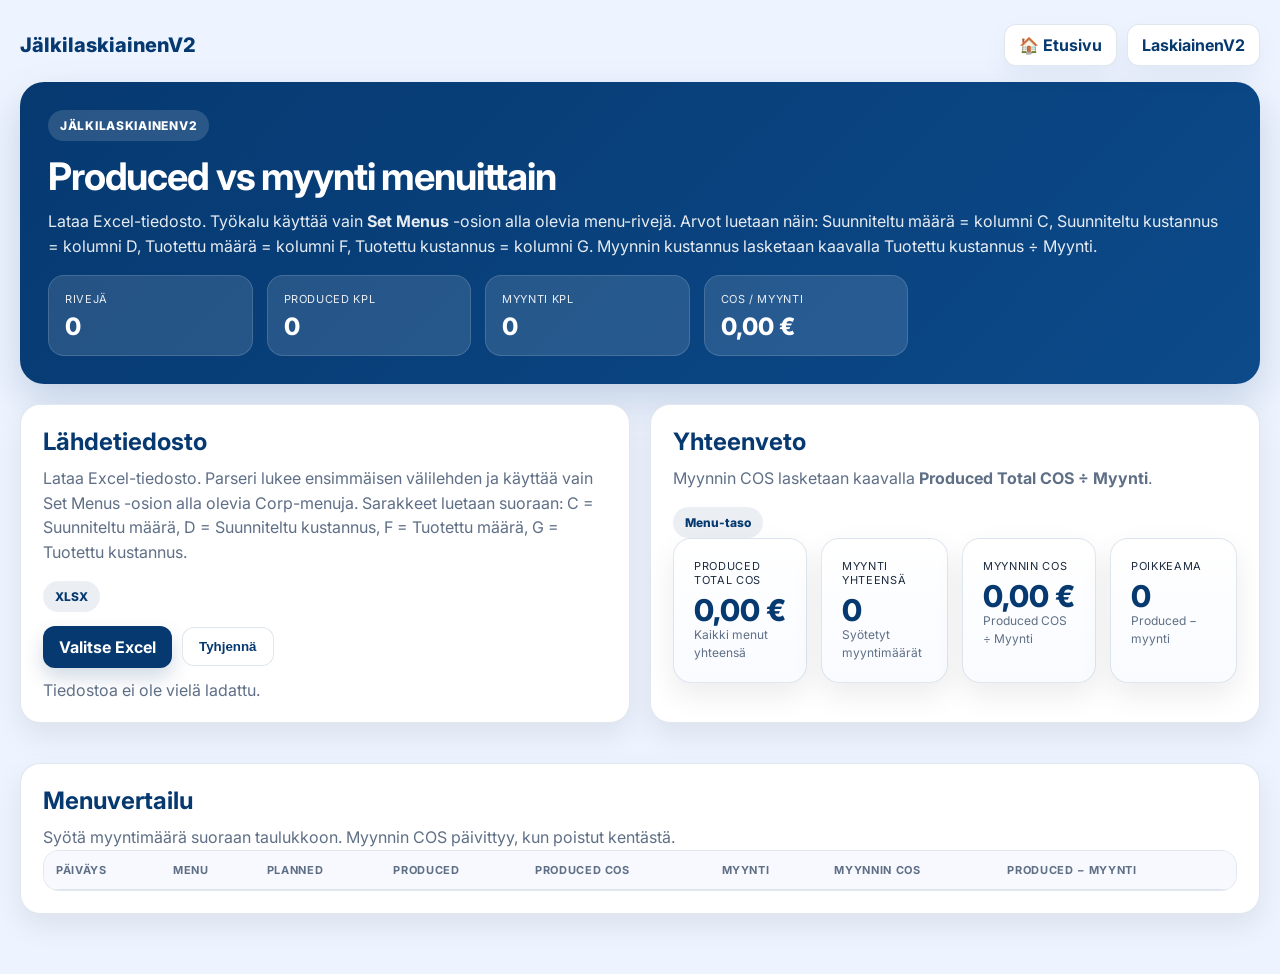
<file: jalkilaskiainenV2.html>
<!DOCTYPE html>
<html lang="fi">
<head>
  <meta charset="UTF-8" />
  <meta name="viewport" content="width=device-width, initial-scale=1.0" />
  <title>JälkilaskiainenV2</title>
  <link href="https://fonts.googleapis.com/css2?family=Inter:wght@400;600;700;800&display=swap" rel="stylesheet">
  <script src="https://cdn.sheetjs.com/xlsx-0.20.2/package/dist/xlsx.full.min.js"></script>
  <style>
    :root{--theme:#063970;--theme2:#0c4a8a;--bg:#eef4ff;--card:#ffffff;--text:#1c2b40;--muted:#5f6f86;--border:rgba(6,57,112,.12);--good:#1f8a5b;--bad:#c43d3d;--shadow:0 12px 30px rgba(0,0,0,.08);--shadow-soft:0 10px 24px rgba(6,57,112,.06)}
    *{box-sizing:border-box} body{margin:0;font-family:Inter,Arial,sans-serif;background:var(--bg);color:var(--text)} .wrap{max-width:1480px;margin:auto;padding:24px 20px 40px}
    .topnav{display:flex;justify-content:space-between;align-items:center;gap:16px;flex-wrap:wrap;margin-bottom:16px}.brand{font-weight:800;color:var(--theme);font-size:20px}.navlinks{display:flex;gap:10px;flex-wrap:wrap}.navlinks a{padding:10px 14px;border-radius:12px;background:#fff;border:1px solid var(--border);color:var(--theme);text-decoration:none;font-weight:700;box-shadow:var(--shadow-soft)}
    .hero{background:linear-gradient(135deg,var(--theme),var(--theme2));color:#fff;border-radius:24px;padding:28px;box-shadow:0 18px 40px rgba(6,57,112,.18);margin-bottom:20px}.hero-top,.section-head{display:flex;justify-content:space-between;align-items:flex-start;gap:16px;flex-wrap:wrap}
    .eyebrow,.pill{display:inline-flex;align-items:center;gap:8px;padding:8px 12px;border-radius:999px;font-size:12px;font-weight:800}.eyebrow{background:rgba(255,255,255,.14);text-transform:uppercase;letter-spacing:.06em;margin-bottom:12px}.pill{background:rgba(6,57,112,.08);color:var(--theme)}
    h1,h2{margin:0 0 10px} h1{font-size:38px;letter-spacing:-.03em} h2{font-size:24px;color:var(--theme)} p{margin:0;color:var(--muted);line-height:1.55}.hero p,.hero .mini-stat .label{color:rgba(255,255,255,.9)}
    .hero-stats,.metrics{display:grid;gap:14px}.hero-stats{grid-template-columns:repeat(4,minmax(150px,1fr));width:min(100%,860px)}.metrics{grid-template-columns:repeat(4,1fr)}
    .mini-stat,.metric,.card{background:var(--card);border:1px solid var(--border);box-shadow:var(--shadow)} .mini-stat{border-radius:16px;padding:16px;background:rgba(255,255,255,.12);border-color:rgba(255,255,255,.14);box-shadow:none}
    .mini-stat .label,.metric .label{font-size:11px;letter-spacing:.06em;text-transform:uppercase;margin-bottom:8px}.mini-stat .value,.metric .value{font-weight:800;line-height:1.05}.mini-stat .value{font-size:24px;color:#fff}.metric{border-radius:18px;padding:20px;background:linear-gradient(180deg,#fff 0%,#f9fbff 100%)}.metric .value{font-size:30px;color:var(--theme)}.metric .sub{font-size:12px;color:var(--muted);line-height:1.5}
    .card{border-radius:20px;padding:22px;margin-bottom:20px}.row{display:grid;gap:20px;grid-template-columns:1fr 1fr;margin-bottom:20px}
    .buttons{display:flex;gap:10px;flex-wrap:wrap;align-items:center;margin-top:14px} button,label.upload-btn{border:0;border-radius:12px;padding:11px 16px;cursor:pointer;font-weight:700;background:var(--theme);color:#fff;box-shadow:0 10px 20px rgba(6,57,112,.18);display:inline-flex;align-items:center} button.secondary{background:#fff;color:var(--theme);border:1px solid var(--border);box-shadow:none}
    input[type="text"]{border:1px solid rgba(6,57,112,.16);background:#fff;color:var(--text);border-radius:12px;padding:11px 14px;font-size:14px} input[type="file"]{display:none}
    .table-wrap{overflow:auto;border-radius:16px;border:1px solid var(--border);background:#fff}
    table{width:100%;border-collapse:separate;border-spacing:0;font-size:14px} th,td{padding:12px;border-bottom:1px solid rgba(6,57,112,.10);text-align:left;vertical-align:top} tr:last-child td{border-bottom:0} th{position:sticky;top:0;background:#f7f9ff;color:var(--muted);font-size:11px;text-transform:uppercase;letter-spacing:.06em}
    .pos{color:var(--good);font-weight:700}.neg{color:var(--bad);font-weight:700}.muted{color:var(--muted)} .compact-input{width:110px;padding:8px 10px;border-radius:10px;border:1px solid rgba(6,57,112,.16);font:inherit}
    @media (max-width:1180px){.metrics,.hero-stats{grid-template-columns:repeat(2,1fr)}} @media (max-width:980px){.row{grid-template-columns:1fr}} @media (max-width:680px){.wrap{padding:16px}.metrics,.hero-stats{grid-template-columns:1fr}h1{font-size:30px}.metric .value{font-size:24px}}
  </style>
</head>
<body>
<div class="wrap">
  <div class="topnav"><div class="brand">JälkilaskiainenV2</div><div class="navlinks"><a href="index.html">🏠 Etusivu</a><a href="LaskiainenV2.html">LaskiainenV2</a></div></div>

  <div class="hero">
    <div class="hero-top">
      <div>
        <div class="eyebrow">JälkilaskiainenV2</div>
        <h1>Produced vs myynti menuittain</h1>
        <p>Lataa Excel-tiedosto. Työkalu käyttää vain <strong>Set Menus</strong> -osion alla olevia menu-rivejä. Arvot luetaan näin: Suunniteltu määrä = kolumni C, Suunniteltu kustannus = kolumni D, Tuotettu määrä = kolumni F, Tuotettu kustannus = kolumni G. Myynnin kustannus lasketaan kaavalla Tuotettu kustannus ÷ Myynti.</p>
      </div>
      <div class="hero-stats">
        <div class="mini-stat"><div class="label">Rivejä</div><div class="value" id="topRows">0</div></div>
        <div class="mini-stat"><div class="label">Produced kpl</div><div class="value" id="topProduced">0</div></div>
        <div class="mini-stat"><div class="label">Myynti kpl</div><div class="value" id="topSold">0</div></div>
        <div class="mini-stat"><div class="label">COS / myynti</div><div class="value" id="topSalesCos">€0.00</div></div>
      </div>
    </div>
  </div>

  <div class="row">
    <div class="card">
      <div class="section-head"><div><h2>Lähdetiedosto</h2><p>Lataa Excel-tiedosto. Parseri lukee ensimmäisen välilehden ja käyttää vain Set Menus -osion alla olevia Corp-menuja. Sarakkeet luetaan suoraan: C = Suunniteltu määrä, D = Suunniteltu kustannus, F = Tuotettu määrä, G = Tuotettu kustannus.</p></div><div class="pill">XLSX</div></div>
      <div class="buttons"><label class="upload-btn" for="fileInput">Valitse Excel</label><input id="fileInput" type="file" accept=".xlsx,.xls" /><button class="secondary" onclick="clearAll()">Tyhjennä</button></div>
      <div id="fileInfo" class="sub" style="margin-top:12px;color:var(--muted);">Tiedostoa ei ole vielä ladattu.</div>
    </div>
    <div class="card">
      <div class="section-head"><div><h2>Yhteenveto</h2><p>Myynnin COS lasketaan kaavalla <strong>Produced Total COS ÷ Myynti</strong>.</p></div><div class="pill">Menu-taso</div></div>
      <div class="metrics">
        <div class="metric"><div class="label">Produced Total COS</div><div class="value" id="metricProducedCos">€0.00</div><div class="sub">Kaikki menut yhteensä</div></div>
        <div class="metric"><div class="label">Myynti yhteensä</div><div class="value" id="metricSalesQty">0</div><div class="sub">Syötetyt myyntimäärät</div></div>
        <div class="metric"><div class="label">Myynnin COS</div><div class="value" id="metricSalesCos">€0.00</div><div class="sub">Produced COS ÷ Myynti</div></div>
        <div class="metric"><div class="label">Poikkeama</div><div class="value" id="metricVariance">0</div><div class="sub">Produced − myynti</div></div>
      </div>
    </div>
  </div>

  <div class="card">
    <div class="section-head"><div><h2>Menuvertailu</h2><p>Syötä myyntimäärä suoraan taulukkoon. Myynnin COS päivittyy, kun poistut kentästä.</p></div></div>
    <div class="table-wrap"><table><thead><tr><th>Päiväys</th><th>Menu</th><th>Planned</th><th>Produced</th><th>Produced COS</th><th>Myynti</th><th>Myynnin COS</th><th>Produced − myynti</th></tr></thead><tbody id="menuBody"></tbody></table></div>
  </div>
</div>

<script>
let parsedRows = [];
const soldInputs = {};

function fmtNum(v){return new Intl.NumberFormat('fi-FI',{minimumFractionDigits:0,maximumFractionDigits:2}).format(Number(v||0));}
function fmtMoney(v){return new Intl.NumberFormat('fi-FI',{style:'currency',currency:'EUR',minimumFractionDigits:2,maximumFractionDigits:2}).format(Number(v||0));}
function toNum(v){ if(v===null||v===undefined||v==='') return 0; if(typeof v==='number') return v; return Number(String(v).replace(/\s/g,'').replace(',', '.')) || 0; }
function escapeHtml(s){return String(s||'').replace(/[&<>"']/g,m=>({'&':'&amp;','<':'&lt;','>':'&gt;','"':'&quot;',"'":'&#39;'}[m]));}
function formatDateCell(v){ if(v instanceof Date && !isNaN(v)) return `${v.getMonth()+1}/${v.getDate()}/${v.getFullYear()}`; const s=String(v||'').trim(); return s; }
function normalizeCell(v){ return String(v ?? '').replace(/\u00a0/g,' ').trim(); }
function isCorpMenuCell(cell){ return /corp$/i.test(normalizeCell(cell)); }

function parseWorkbookRows(rows){
  parsedRows = [];
  Object.keys(soldInputs).forEach(k=>delete soldInputs[k]);
  let currentDate = '';
  let inSetMenus = false;

  for(const row of rows){
    const rawFirst = row[0];
    const firstRawString = rawFirst == null ? '' : String(rawFirst).replace(/\u00a0/g, ' ');
    const first = normalizeCell(rawFirst);
    const cells = row.map(normalizeCell);

    if(!cells.some(c=>c!=='')){
      if(inSetMenus) inSetMenus = false;
      continue;
    }
    if(first.startsWith('Date / Menu / Component')) continue;
    if(first === 'Planned' || first.startsWith('Planned ')) continue;

    const dateCandidate = formatDateCell(rawFirst);
    if(/^\d{1,2}\/\d{1,2}\/\d{4}$/.test(dateCandidate)){
      currentDate = dateCandidate;
      inSetMenus = false;
      continue;
    }

    if(/^Set Menus$/i.test(first)){
      inSetMenus = true;
      continue;
    }

    if(!inSetMenus) continue;

    if(/^Component Groups$/i.test(first) || /^Retail$/i.test(first) || /^Campaign$/i.test(first)){
      inSetMenus = false;
      continue;
    }

    if(isCorpMenuCell(first)){
      const plannedQty = toNum(row[2]);
      const plannedTotalCos = toNum(row[3]);
      const producedQty = toNum(row[5]);
      const producedTotalCos = toNum(row[6]);
      const key = `${currentDate}__${first}`;
      soldInputs[key] = 0;
      parsedRows.push({
        date: currentDate,
        menu: first,
        plannedQty,
        plannedTotalCos,
        producedQty,
        producedTotalCos,
        key
      });
      continue;
    }

    const isIndented = /^\s+/.test(firstRawString);
    if(!isIndented && first){
      inSetMenus = false;
    }
  }

  renderAll();
}

async function handleFile(file){
  document.getElementById('fileInfo').textContent = `Luetaan tiedostoa: ${file.name}`;
  const buffer = await file.arrayBuffer();
  const wb = XLSX.read(buffer, { type:'array', cellDates:true });
  const ws = wb.Sheets[wb.SheetNames[0]];
  const rows = XLSX.utils.sheet_to_json(ws, { header:1, raw:true, defval:'' });
  parseWorkbookRows(rows);
  document.getElementById('fileInfo').textContent = parsedRows.length ? `Luettu ${parsedRows.length} menu-riviä tiedostosta ${file.name}.` : `Tiedostosta ei löytynyt Set Menus -osion menu-rivejä.`;
}

document.getElementById('fileInput').addEventListener('change', e => {
  const file = e.target.files && e.target.files[0];
  if(file) handleFile(file);
});

function renderAll(){ renderTable(); renderSummary(); }

function renderTable(){
  const body = document.getElementById('menuBody');
  body.innerHTML = '';
  parsedRows.forEach(r => {
    const sold = toNum(soldInputs[r.key]);
    const salesCos = sold > 0 ? r.producedTotalCos / sold : 0;
    const variance = r.producedQty - sold;
    const tr = document.createElement('tr');
    tr.innerHTML = `<td>${escapeHtml(r.date)}</td><td>${escapeHtml(r.menu)}</td><td>${fmtNum(r.plannedQty)}</td><td>${fmtNum(r.producedQty)}</td><td>${fmtMoney(r.producedTotalCos)}</td><td><input class="compact-input" type="text" inputmode="decimal" value="${sold}" onfocus="this.select()" onchange="updateSold('${escapeHtml(r.key)}', this.value)" onblur="updateSold('${escapeHtml(r.key)}', this.value)"></td><td>${fmtMoney(salesCos)}</td><td class="${variance>0?'pos':variance<0?'neg':'muted'}">${fmtNum(variance)}</td>`;
    body.appendChild(tr);
  });
}

function updateSold(key, value){ soldInputs[key] = toNum(value); renderAll(); }

function renderSummary(){
  const producedCos = parsedRows.reduce((s,r)=>s+r.producedTotalCos,0);
  const producedQty = parsedRows.reduce((s,r)=>s+r.producedQty,0);
  const soldQty = parsedRows.reduce((s,r)=>s+toNum(soldInputs[r.key]),0);
  const salesCos = soldQty>0 ? producedCos / soldQty : 0;
  const variance = producedQty - soldQty;
  document.getElementById('topRows').textContent = fmtNum(parsedRows.length);
  document.getElementById('topProduced').textContent = fmtNum(producedQty);
  document.getElementById('topSold').textContent = fmtNum(soldQty);
  document.getElementById('topSalesCos').textContent = fmtMoney(salesCos);
  document.getElementById('metricProducedCos').textContent = fmtMoney(producedCos);
  document.getElementById('metricSalesQty').textContent = fmtNum(soldQty);
  document.getElementById('metricSalesCos').textContent = fmtMoney(salesCos);
  const varEl = document.getElementById('metricVariance');
  varEl.textContent = fmtNum(variance);
  varEl.className = `value ${variance>0?'pos':variance<0?'neg':'muted'}`;
}

function clearAll(){
  parsedRows = [];
  Object.keys(soldInputs).forEach(k=>delete soldInputs[k]);
  document.getElementById('fileInput').value='';
  document.getElementById('fileInfo').textContent='Tiedostoa ei ole vielä ladattu.';
  renderAll();
}

renderAll();
</script>
</body>
</html>
</file>
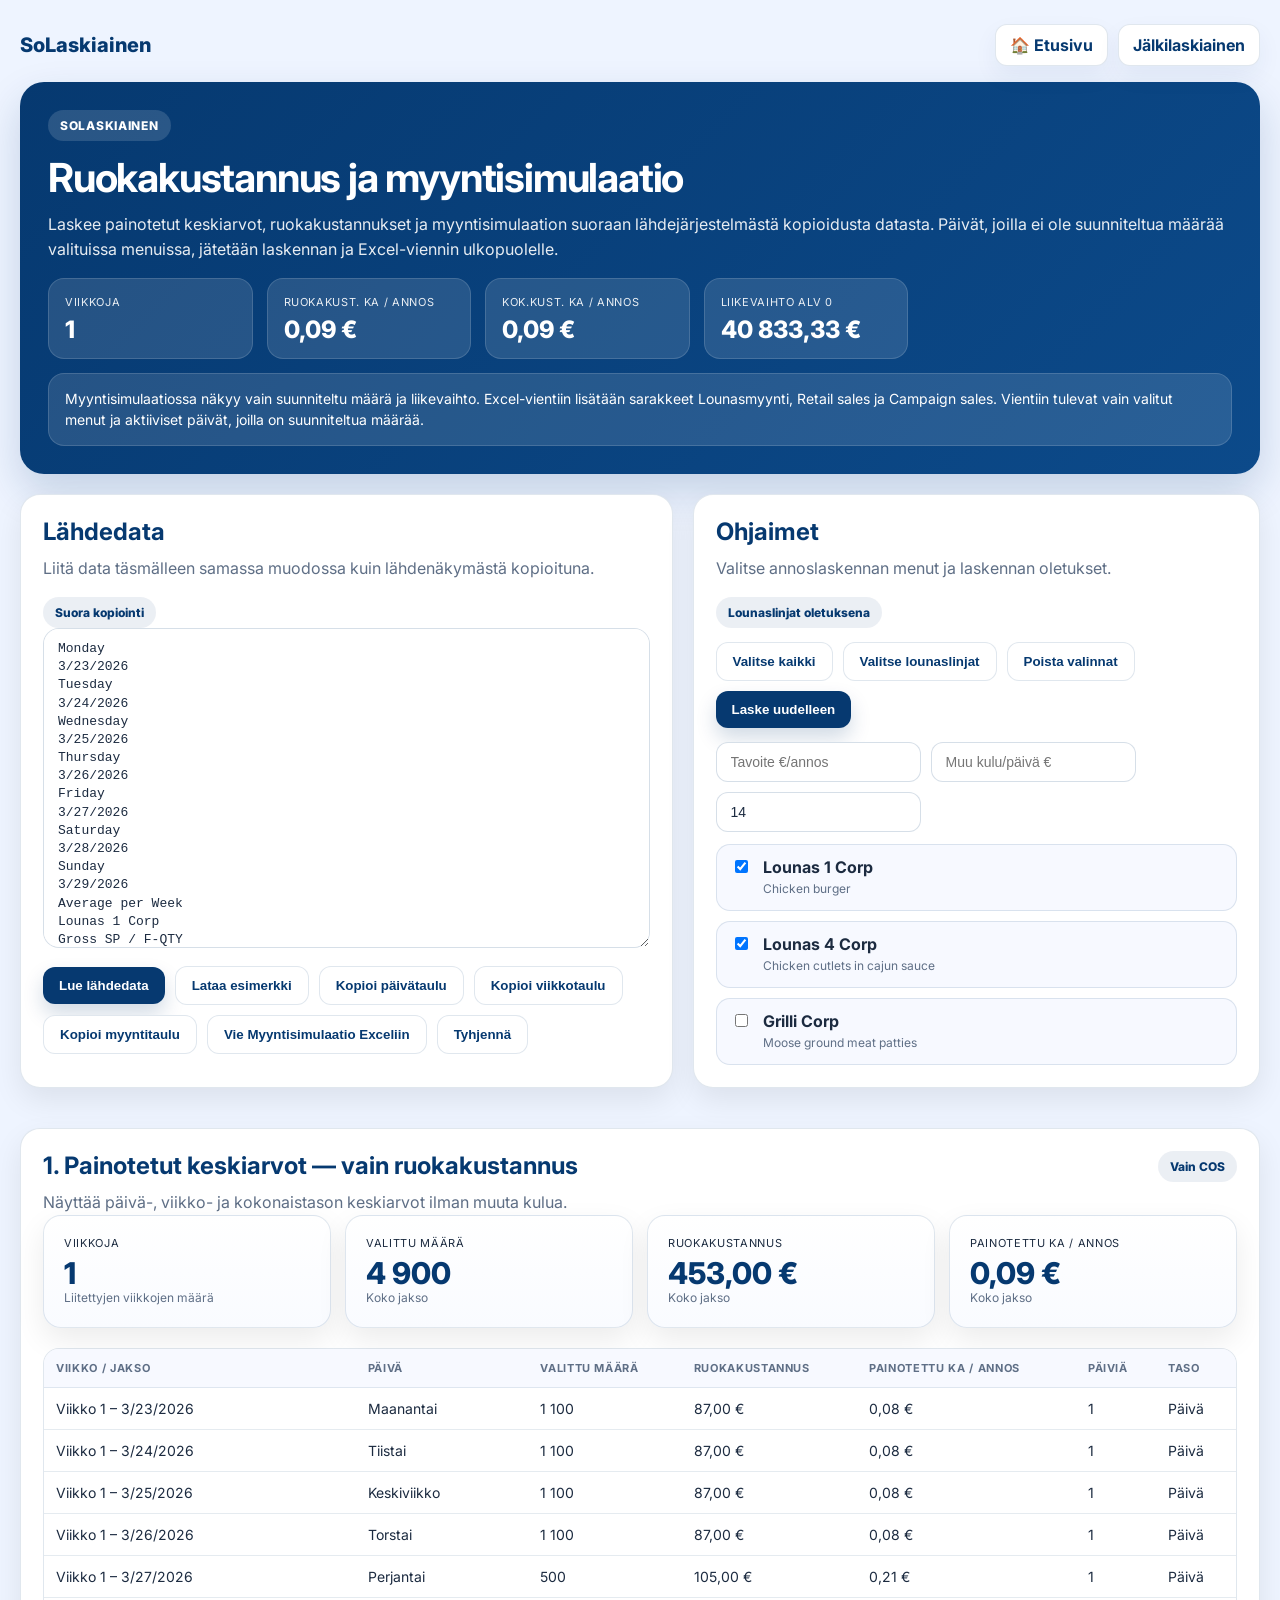
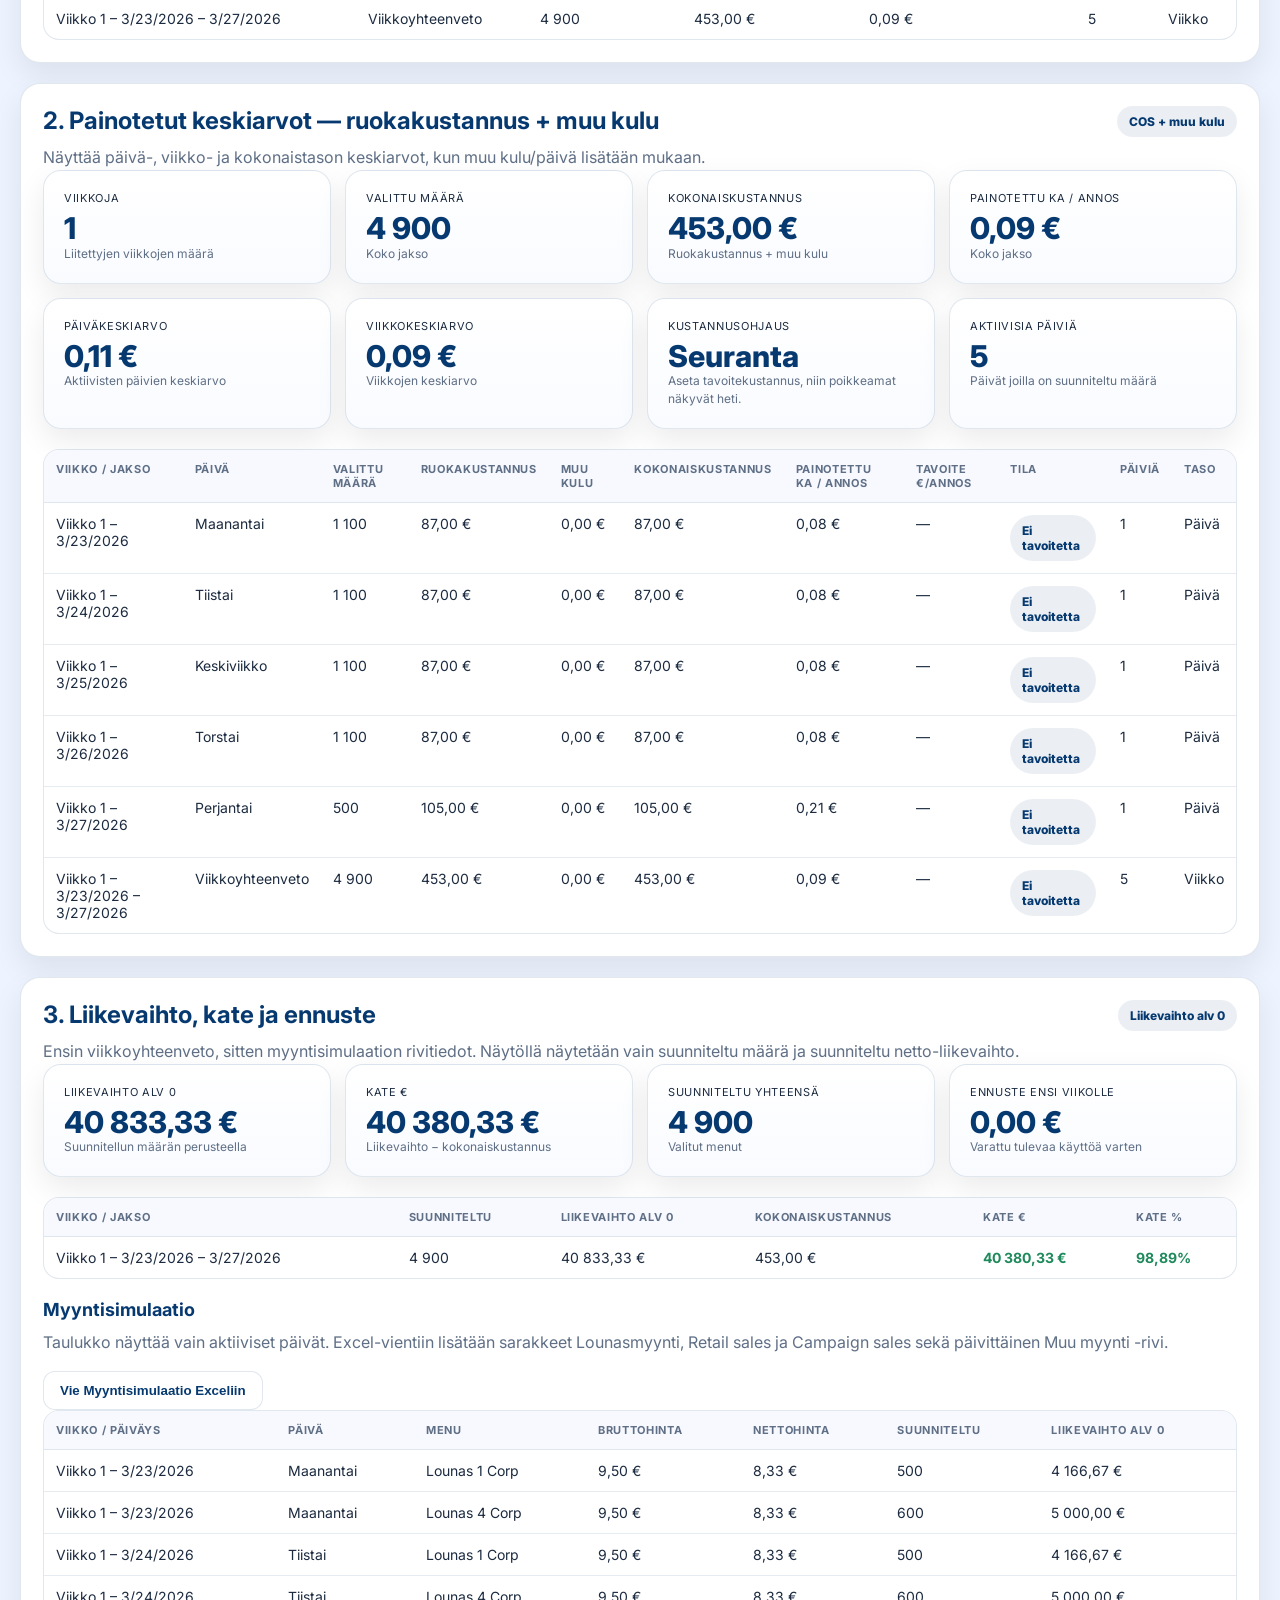
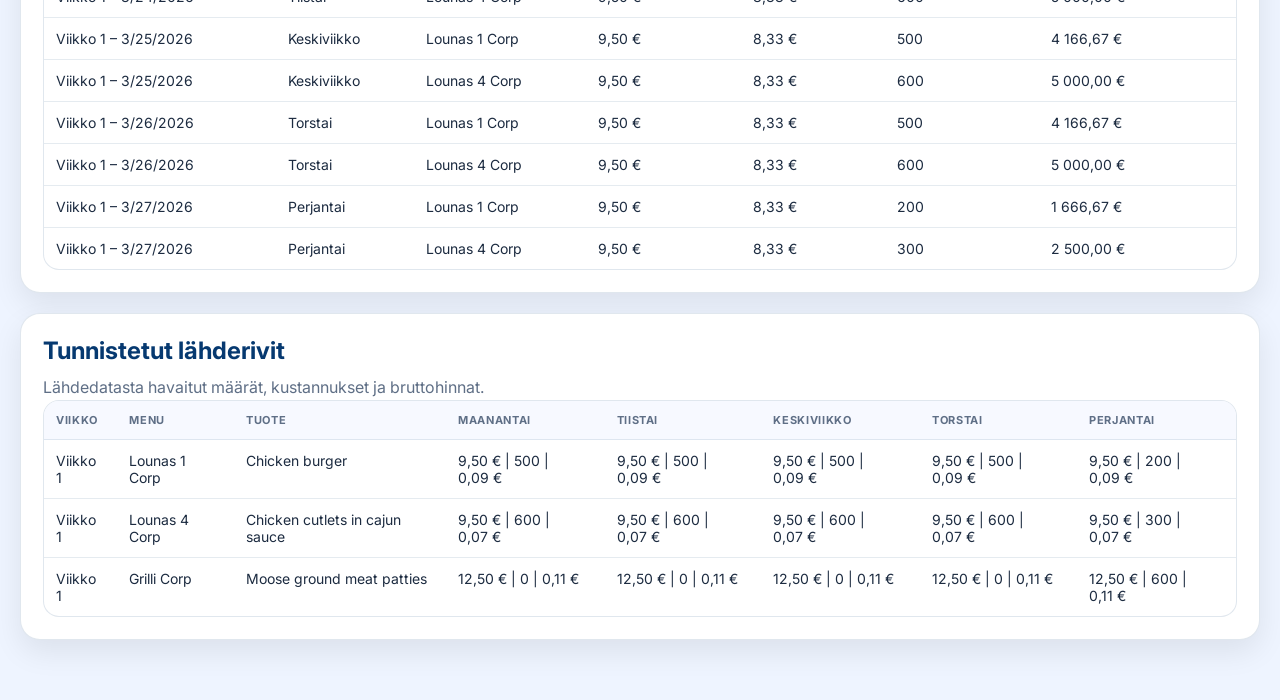
<file: laskiainenV13.html>
<!DOCTYPE html>
<html lang="fi">
<head>
  <meta charset="UTF-8" />
  <meta name="viewport" content="width=device-width, initial-scale=1.0" />
  <title>SoLaskiainen</title>
  <link href="https://fonts.googleapis.com/css2?family=Inter:wght@400;600;700;800&display=swap" rel="stylesheet">
  <script src="https://cdn.sheetjs.com/xlsx-0.20.2/package/dist/xlsx.full.min.js"></script>
  <style>
    :root{--theme:#063970;--theme2:#0c4a8a;--bg:#eef4ff;--card:#ffffff;--text:#1c2b40;--muted:#5f6f86;--border:rgba(6,57,112,.12);--good:#1f8a5b;--bad:#c43d3d;--shadow:0 12px 30px rgba(0,0,0,.08);--shadow-soft:0 10px 24px rgba(6,57,112,.06)}
    *{box-sizing:border-box} body{margin:0;font-family:Inter,Arial,sans-serif;background:var(--bg);color:var(--text)} .wrap{max-width:1500px;margin:auto;padding:24px 20px 40px}
    .topnav{display:flex;justify-content:space-between;align-items:center;gap:16px;flex-wrap:wrap;margin-bottom:16px}.brand{font-weight:800;color:var(--theme);font-size:20px}.navlinks{display:flex;gap:10px;flex-wrap:wrap}.navlinks a{padding:10px 14px;border-radius:12px;background:#fff;border:1px solid var(--border);color:var(--theme);text-decoration:none;font-weight:700;box-shadow:var(--shadow-soft)}
    .hero{background:linear-gradient(135deg,var(--theme),var(--theme2));color:#fff;border-radius:24px;padding:28px;box-shadow:0 18px 40px rgba(6,57,112,.18);margin-bottom:20px}.hero-top,.section-head{display:flex;justify-content:space-between;align-items:flex-start;gap:16px;flex-wrap:wrap}
    .eyebrow,.pill{display:inline-flex;align-items:center;gap:8px;padding:8px 12px;border-radius:999px;font-size:12px;font-weight:800}.eyebrow{background:rgba(255,255,255,.14);text-transform:uppercase;letter-spacing:.06em;margin-bottom:12px}.pill{background:rgba(6,57,112,.08);color:var(--theme)}
    h1,h2,h3{margin:0 0 10px} h1{font-size:40px;letter-spacing:-.03em} h2{font-size:24px;color:var(--theme)} h3{font-size:18px;color:var(--theme)} p{margin:0;color:var(--muted);line-height:1.55}.hero p,.hero .mini-stat .label{color:rgba(255,255,255,.9)}
    .hero-stats,.metrics{display:grid;gap:14px}.hero-stats{grid-template-columns:repeat(4,minmax(150px,1fr));width:min(100%,860px)}.metrics{grid-template-columns:repeat(4,1fr)}
    .mini-stat,.metric,.card{background:var(--card);border:1px solid var(--border);box-shadow:var(--shadow)} .mini-stat{border-radius:16px;padding:16px;background:rgba(255,255,255,.12);border-color:rgba(255,255,255,.14);box-shadow:none}
    .mini-stat .label,.metric .label{font-size:11px;letter-spacing:.06em;text-transform:uppercase;margin-bottom:8px}.mini-stat .value,.metric .value{font-weight:800;line-height:1.05}.mini-stat .value{font-size:24px;color:#fff}.metric{border-radius:18px;padding:20px;background:linear-gradient(180deg,#fff 0%,#f9fbff 100%)}.metric .value{font-size:30px;color:var(--theme)}.metric .sub,.small{font-size:12px;color:var(--muted);line-height:1.5}
    .card{border-radius:20px;padding:22px;margin-bottom:20px}.row,.split{display:grid;gap:20px;margin-bottom:20px}.row{grid-template-columns:1.15fr 1fr}.split{grid-template-columns:1fr 1fr}
    .buttons{display:flex;gap:10px;flex-wrap:wrap;align-items:center;margin-top:14px} button{border:0;border-radius:12px;padding:11px 16px;cursor:pointer;font-weight:700;background:var(--theme);color:#fff;box-shadow:0 10px 20px rgba(6,57,112,.18)} button.secondary{background:#fff;color:var(--theme);border:1px solid var(--border);box-shadow:none}
    input[type="text"],input[type="number"],textarea{border:1px solid rgba(6,57,112,.16);background:#fff;color:var(--text);border-radius:12px;padding:11px 14px;font-size:14px} textarea{width:100%;min-height:320px;resize:vertical;font-family:ui-monospace,SFMono-Regular,Menlo,Consolas,monospace;font-size:13px;line-height:1.4;border-radius:16px}
    .note{margin-top:14px;padding:14px 16px;background:rgba(255,255,255,.12);border:1px solid rgba(255,255,255,.14);border-radius:16px;color:#fff;font-size:14px;line-height:1.55}
    .menu-list{display:grid;gap:10px;margin-top:12px;max-height:320px;overflow:auto}.menu-item{display:flex;gap:12px;align-items:flex-start;padding:12px 14px;border:1px solid var(--border);border-radius:14px;background:#f7f9ff}
    .table-wrap{overflow:auto;border-radius:16px;border:1px solid var(--border);background:#fff} table{width:100%;border-collapse:separate;border-spacing:0;font-size:14px} th,td{padding:12px;border-bottom:1px solid rgba(6,57,112,.10);text-align:left;vertical-align:top} tr:last-child td{border-bottom:0} th{position:sticky;top:0;background:#f7f9ff;color:var(--muted);font-size:11px;text-transform:uppercase;letter-spacing:.06em}
    .row-alert{background:rgba(196,61,61,.08)} .margin-pos{color:var(--good);font-weight:700} .margin-neg{color:var(--bad);font-weight:700}
    @media (max-width:1180px){.metrics,.hero-stats{grid-template-columns:repeat(2,1fr)}} @media (max-width:980px){.row,.split{grid-template-columns:1fr}} @media (max-width:680px){.wrap{padding:16px}.metrics,.hero-stats{grid-template-columns:1fr}h1{font-size:30px}.metric .value{font-size:24px}}
  </style>
</head>
<body>
<div class="wrap">
  <div class="topnav"><div class="brand">SoLaskiainen</div><div class="navlinks"><a href="index.html">🏠 Etusivu</a><a href="jalkilaskiainen.html">Jälkilaskiainen</a></div></div>

  <div class="hero">
    <div class="hero-top">
      <div>
        <div class="eyebrow">SoLaskiainen</div>
        <h1>Ruokakustannus ja myyntisimulaatio</h1>
        <p>Laskee painotetut keskiarvot, ruokakustannukset ja myyntisimulaation suoraan lähdejärjestelmästä kopioidusta datasta. Päivät, joilla ei ole suunniteltua määrää valituissa menuissa, jätetään laskennan ja Excel-viennin ulkopuolelle.</p>
      </div>
      <div class="hero-stats">
        <div class="mini-stat"><div class="label">Viikkoja</div><div class="value" id="weeksDetectedTop">0</div></div>
        <div class="mini-stat"><div class="label">Ruokakust. ka / annos</div><div class="value" id="foodOnlyOverallTop">€0.00</div></div>
        <div class="mini-stat"><div class="label">Kok.kust. ka / annos</div><div class="value" id="overallAvgTop">€0.00</div></div>
        <div class="mini-stat"><div class="label">Liikevaihto alv 0</div><div class="value" id="turnoverTop">€0.00</div></div>
      </div>
    </div>
    <div class="note">Myyntisimulaatiossa näkyy vain suunniteltu määrä ja liikevaihto. Excel-vientiin lisätään sarakkeet Lounasmyynti, Retail sales ja Campaign sales. Vientiin tulevat vain valitut menut ja aktiiviset päivät, joilla on suunniteltua määrää.</div>
  </div>

  <div class="row">
    <div class="card">
      <div class="section-head"><div><h2>Lähdedata</h2><p>Liitä data täsmälleen samassa muodossa kuin lähdenäkymästä kopioituna.</p></div><div class="pill">Suora kopiointi</div></div>
      <textarea id="source"></textarea>
      <div class="buttons">
        <button onclick="parseSourceAndRender()">Lue lähdedata</button>
        <button class="secondary" onclick="loadSample()">Lataa esimerkki</button>
        <button class="secondary" onclick="copyDailyTable()">Kopioi päivätaulu</button>
        <button class="secondary" onclick="copyWeeklyTable()">Kopioi viikkotaulu</button>
        <button class="secondary" onclick="copyRevenueTable()">Kopioi myyntitaulu</button>
        <button class="secondary" onclick="exportRevenueXlsx()">Vie Myyntisimulaatio Exceliin</button>
        <button class="secondary" onclick="clearAll()">Tyhjennä</button>
      </div>
    </div>
    <div class="card">
      <div class="section-head"><div><h2>Ohjaimet</h2><p>Valitse annoslaskennan menut ja laskennan oletukset.</p></div><div class="pill">Lounaslinjat oletuksena</div></div>
      <div class="buttons">
        <button class="secondary" onclick="setAllMenus(true)">Valitse kaikki</button>
        <button class="secondary" onclick="setMainMenus()">Valitse lounaslinjat</button>
        <button class="secondary" onclick="setAllMenus(false)">Poista valinnat</button>
        <button onclick="calculate()">Laske uudelleen</button>
      </div>
      <div class="buttons">
        <input id="targetCostInput" type="number" step="0.01" min="0" placeholder="Tavoite €/annos" oninput="calculate()" />
        <input id="otherCostInput" type="number" step="0.01" min="0" placeholder="Muu kulu/päivä €" oninput="calculate()" />
        <input id="vatInput" type="number" step="0.01" min="0" value="14" placeholder="ALV %" oninput="calculate()" />
      </div>
      <div id="menuList" class="menu-list"></div>
    </div>
  </div>

  <div class="card">
    <div class="section-head"><div><h2>1. Painotetut keskiarvot — vain ruokakustannus</h2><p>Näyttää päivä-, viikko- ja kokonaistason keskiarvot ilman muuta kulua.</p></div><div class="pill">Vain COS</div></div>
    <div class="metrics">
      <div class="metric"><div class="label">Viikkoja</div><div class="value" id="foodOnlyWeeks">0</div><div class="sub">Liitettyjen viikkojen määrä</div></div>
      <div class="metric"><div class="label">Valittu määrä</div><div class="value" id="foodOnlyQty">0</div><div class="sub">Koko jakso</div></div>
      <div class="metric"><div class="label">Ruokakustannus</div><div class="value" id="foodOnlyCost">€0.00</div><div class="sub">Koko jakso</div></div>
      <div class="metric"><div class="label">Painotettu ka / annos</div><div class="value" id="foodOnlyOverall">€0.00</div><div class="sub">Koko jakso</div></div>
    </div>
    <div class="table-wrap" style="margin-top:20px;"><table><thead><tr><th>Viikko / Jakso</th><th>Päivä</th><th>Valittu määrä</th><th>Ruokakustannus</th><th>Painotettu ka / annos</th><th>Päiviä</th><th>Taso</th></tr></thead><tbody id="foodOnlyCombinedBody"></tbody></table></div>
  </div>

  <div class="card">
    <div class="section-head"><div><h2>2. Painotetut keskiarvot — ruokakustannus + muu kulu</h2><p>Näyttää päivä-, viikko- ja kokonaistason keskiarvot, kun muu kulu/päivä lisätään mukaan.</p></div><div class="pill">COS + muu kulu</div></div>
    <div class="metrics">
      <div class="metric"><div class="label">Viikkoja</div><div class="value" id="weeksDetected">0</div><div class="sub">Liitettyjen viikkojen määrä</div></div>
      <div class="metric"><div class="label">Valittu määrä</div><div class="value" id="overallSelectedQty">0</div><div class="sub">Koko jakso</div></div>
      <div class="metric"><div class="label">Kokonaiskustannus</div><div class="value" id="overallCost">€0.00</div><div class="sub">Ruokakustannus + muu kulu</div></div>
      <div class="metric"><div class="label">Painotettu ka / annos</div><div class="value" id="overallAvg">€0.00</div><div class="sub">Koko jakso</div></div>
      <div class="metric"><div class="label">Päiväkeskiarvo</div><div class="value" id="avgDailyAvg">€0.00</div><div class="sub">Aktiivisten päivien keskiarvo</div></div>
      <div class="metric"><div class="label">Viikkokeskiarvo</div><div class="value" id="avgWeeklyAvg">€0.00</div><div class="sub">Viikkojen keskiarvo</div></div>
      <div class="metric"><div class="label">Kustannusohjaus</div><div class="value" id="dashboardCostStatus">Seuranta</div><div class="sub" id="dashboardCostText">Aseta tavoitekustannus, niin poikkeamat näkyvät heti.</div></div>
      <div class="metric"><div class="label">Aktiivisia päiviä</div><div class="value" id="activeDaysCount">0</div><div class="sub">Päivät joilla on suunniteltu määrä</div></div>
    </div>
    <div class="table-wrap" style="margin-top:20px;"><table><thead><tr><th>Viikko / Jakso</th><th>Päivä</th><th>Valittu määrä</th><th>Ruokakustannus</th><th>Muu kulu</th><th>Kokonaiskustannus</th><th>Painotettu ka / annos</th><th>Tavoite €/annos</th><th>Tila</th><th>Päiviä</th><th>Taso</th></tr></thead><tbody id="costCombinedBody"></tbody></table></div>
  </div>

  <div class="card">
    <div class="section-head"><div><h2>3. Liikevaihto, kate ja ennuste</h2><p>Ensin viikkoyhteenveto, sitten myyntisimulaation rivitiedot. Näytöllä näytetään vain suunniteltu määrä ja suunniteltu netto-liikevaihto.</p></div><div class="pill">Liikevaihto alv 0</div></div>
    <div class="metrics">
      <div class="metric"><div class="label">Liikevaihto alv 0</div><div class="value" id="overallTurnover">€0.00</div><div class="sub">Suunnitellun määrän perusteella</div></div>
      <div class="metric"><div class="label">Kate €</div><div class="value" id="overallMargin">€0.00</div><div class="sub">Liikevaihto − kokonaiskustannus</div></div>
      <div class="metric"><div class="label">Suunniteltu yhteensä</div><div class="value" id="overallPlannedQty">0</div><div class="sub">Valitut menut</div></div>
      <div class="metric"><div class="label">Ennuste ensi viikolle</div><div class="value" id="trendForecast">€0.00</div><div class="sub">Varattu tulevaa käyttöä varten</div></div>
    </div>
    <div class="table-wrap" style="margin-top:20px;"><table><thead><tr><th>Viikko / Jakso</th><th>Suunniteltu</th><th>Liikevaihto alv 0</th><th>Kokonaiskustannus</th><th>Kate €</th><th>Kate %</th></tr></thead><tbody id="revenueWeekBody"></tbody></table></div>
    <div class="section-head" style="margin-top:20px;"><div><h3>Myyntisimulaatio</h3><p>Taulukko näyttää vain aktiiviset päivät. Excel-vientiin lisätään sarakkeet Lounasmyynti, Retail sales ja Campaign sales sekä päivittäinen Muu myynti -rivi.</p></div><div class="buttons" style="margin-top:0;"><button class="secondary" onclick="exportRevenueXlsx()">Vie Myyntisimulaatio Exceliin</button></div></div>
    <div class="table-wrap"><table><thead><tr><th>Viikko / Päiväys</th><th>Päivä</th><th>Menu</th><th>Bruttohinta</th><th>Nettohinta</th><th>Suunniteltu</th><th>Liikevaihto alv 0</th></tr></thead><tbody id="revenueBody"></tbody></table></div>
  </div>

  <div class="card"><div class="section-head"><div><h2>Tunnistetut lähderivit</h2><p>Lähdedatasta havaitut määrät, kustannukset ja bruttohinnat.</p></div></div><div class="table-wrap"><table><thead><tr><th>Viikko</th><th>Menu</th><th>Tuote</th><th>Maanantai</th><th>Tiistai</th><th>Keskiviikko</th><th>Torstai</th><th>Perjantai</th></tr></thead><tbody id="parsedBody"></tbody></table></div></div>
</div>

<script>
const DAYS=['Monday','Tuesday','Wednesday','Thursday','Friday','Saturday','Sunday'];
const WORKDAYS=['Monday','Tuesday','Wednesday','Thursday','Friday'];
const FIN_DAYS={Monday:'Maanantai',Tuesday:'Tiistai',Wednesday:'Keskiviikko',Thursday:'Torstai',Friday:'Perjantai',Saturday:'Lauantai',Sunday:'Sunnuntai'};
const DATE_RE=/^\d{1,2}\/\d{1,2}\/\d{4}$/;
let parsedWeeks=[]; let menuSelections=[]; let actualSoldMap={};

function formatMoney(v){return new Intl.NumberFormat('fi-FI',{style:'currency',currency:'EUR',minimumFractionDigits:2,maximumFractionDigits:2}).format(Number(v||0));}
function formatNumber(v){return new Intl.NumberFormat('fi-FI',{minimumFractionDigits:0,maximumFractionDigits:2}).format(Number(v||0));}
function toNumber(value){const txt=String(value??'').trim().replace(',','.'); const n=Number(txt); return Number.isFinite(n)?n:0;}
function isMenuName(line){const txt=String(line||'').trim(); return !!txt && /corp$/i.test(txt);}
function isDayLine(line){return DAYS.includes(String(line||'').trim());}
function splitIntoWeeks(raw){const lines=String(raw||'').split(/\r?\n/); const chunks=[]; let current=[]; for(let i=0;i<lines.length;i++){const line=String(lines[i]||'').trim(); const next=String(lines[i+1]||'').trim(); const start=line==='Monday'&&DATE_RE.test(next); if(start&&current.length){chunks.push(current.join('\n').trim()); current=[];} if(line||current.length) current.push(lines[i]);} if(current.length) chunks.push(current.join('\n').trim()); return chunks.filter(Boolean);} 
function buildPeriod(weekDates){const dates=WORKDAYS.map(day=>weekDates[day]).filter(Boolean); return dates.length?`${dates[0]}${dates.length>1?' – '+dates[dates.length-1]:''}`:'';}
function soldKey(weekLabel,day,menu){return `${weekLabel}__${day}__${menu}`;}
function getTargetCost(){return toNumber(document.getElementById('targetCostInput')?.value||0);} function getOtherCostPerDay(){return toNumber(document.getElementById('otherCostInput')?.value||0);} function getVatRate(){return toNumber(document.getElementById('vatInput')?.value||14);} function netPrice(gross,vatRate){return gross/(1+vatRate/100);} function statusBadge(avg,target){if(!target) return '<span class="pill">Ei tavoitetta</span>'; if(avg>target) return '<span class="pill" style="background:rgba(196,61,61,0.10);color:#c43d3d;">Yli tavoitteen</span>'; return '<span class="pill">Tavoitteessa</span>';}
function escapeHtml(str){return String(str||'').replace(/&/g,'&amp;').replace(/</g,'&lt;').replace(/>/g,'&gt;').replace(/"/g,'&quot;').replace(/'/g,'&#39;');}

function parseScreenCopy(lines){
  const menus=[]; const weekDates={}; let i=0;
  const clean=v=>String(v||'').trim(); const isQtyRow=v=>/\d/.test(String(v||'')) && /\t/.test(String(v||''));
  while(i<lines.length){
    const line=clean(lines[i]); const next=clean(lines[i+1]);
    if(isDayLine(line)&&DATE_RE.test(next)){weekDates[line]=next;i+=2;continue;}
    if(!line||line==='Average per Week'){i++;continue;}
    if(!isMenuName(line)){i++;continue;}
    const menuName=line; i++;
    while(i<lines.length&&['Gross SP / F-QTY','COS','CM% / T-CM%',''].includes(clean(lines[i]))) i++;
    const menu={menu:menuName,item:'',days:Object.fromEntries(DAYS.map(day=>[day,{gross:0,qty:0,cos:0,date:weekDates[day]||''}]))};
    let dayIndex=0;
    while(i<lines.length && dayIndex<WORKDAYS.length){
      const itemLine=clean(lines[i]);
      if(!itemLine){i++;continue;}
      if(isMenuName(itemLine)||itemLine==='Average per Week'||(isDayLine(itemLine)&&DATE_RE.test(clean(lines[i+1])))) break;
      const qtyRaw=String(lines[i+1]||''); const cosRaw=String(lines[i+2]||''); const pctRaw=String(lines[i+3]||'');
      if(!isQtyRow(qtyRaw)){i++;continue;}
      const qtyParts=qtyRaw.split(/\t+/).map(s=>s.trim()).filter(Boolean); const cosParts=cosRaw.split(/\t+/).map(s=>s.trim()).filter(Boolean);
      const gross=qtyParts.length?toNumber(qtyParts[0]):0; const qty=qtyParts.length?toNumber(qtyParts[qtyParts.length-1]):0; const cos=cosParts.length?toNumber(cosParts[0]):0;
      const day=WORKDAYS[dayIndex]; menu.item=menu.item||itemLine; menu.days[day]={gross,qty,cos,date:weekDates[day]||''}; dayIndex++; i += pctRaw.includes('%') ? 4 : 3;
    }
    while(i<lines.length){const tail=clean(lines[i]); const tailNext=clean(lines[i+1]); if(!tail){i++;continue;} if(isMenuName(tail)||tail==='Average per Week'||(isDayLine(tail)&&DATE_RE.test(tailNext))) break; i++;}
    menus.push(menu);
  }
  return {menus,weekDates};
}

function mergeMenusForSelection(weeks){const map=new Map(); weeks.forEach(week=>week.menus.forEach(menu=>{const key=String(menu.menu||'').trim(); if(!map.has(key)) map.set(key,{menu:menu.menu,item:menu.item,selected:/^lounas\s+[1234]/i.test(menu.menu)});})); return Array.from(map.values());}
function selectionMap(){return Object.fromEntries(menuSelections.map(menu=>[menu.menu,menu.selected]));}
function isActivePlanningDay(week, day, selected){return week.menus.some(menu=>selected[menu.menu] && (menu.days[day]?.qty || 0)>0);}

function loadSample(){document.getElementById('source').value=`Monday
3/23/2026
Tuesday
3/24/2026
Wednesday
3/25/2026
Thursday
3/26/2026
Friday
3/27/2026
Saturday
3/28/2026
Sunday
3/29/2026
Average per Week
Lounas 1 Corp	
Gross SP / F-QTY
COS
CM% / T-CM%
Chicken burger
9.50	500
0.09	
99%	48%
Chicken burger
9.50	500
0.09	
99%	48%
Chicken burger
9.50	500
0.09	
99%	48%
Chicken burger
9.50	500
0.09	
99%	48%
Chicken burger
9.50	200
0.09	
99%	48%
9.50	440
0.09	
99%	48%
Lounas 4 Corp	
Gross SP / F-QTY
COS
CM% / T-CM%
Chicken cutlets in cajun sauce
9.50	600
0.07	
99%	48%
Chicken cutlets in cajun sauce
9.50	600
0.07	
99%	48%
Chicken cutlets in cajun sauce
9.50	600
0.07	
99%	48%
Chicken cutlets in cajun sauce
9.50	600
0.07	
99%	48%
Chicken cutlets in cajun sauce
9.50	300
0.07	
99%	48%
9.50	540
0.07	
99%	48%
Grilli Corp	
Gross SP / F-QTY
COS
CM% / T-CM%
Moose ground meat patties
12.50	0
0.11	
99%	48%
Moose ground meat patties
12.50	0
0.11	
99%	48%
Moose ground meat patties
12.50	0
0.11	
99%	48%
Moose ground meat patties
12.50	0
0.11	
99%	48%
Moose ground meat patties
12.50	600
0.11	
99%	48%
12.50	120
0.11	
99%	48%`; parseSourceAndRender();}
function clearAll(){document.getElementById('source').value=''; ['targetCostInput','otherCostInput','vatInput'].forEach(id=>{const el=document.getElementById(id); if(el) el.value=id==='vatInput'?'14':'';}); parsedWeeks=[]; menuSelections=[]; actualSoldMap={}; ['menuList','foodOnlyCombinedBody','costCombinedBody','parsedBody','revenueBody','revenueWeekBody'].forEach(id=>{const el=document.getElementById(id); if(el) el.innerHTML='';}); setSummary({weeksDetected:0,foodOnlyQty:0,foodOnlyCost:0,foodOnlyOverall:0,overallSelectedQty:0,overallCost:0,overallAvg:0,avgDailyAvg:0,avgWeeklyAvg:0,overallTurnover:0,overallMargin:0,overallPlannedQty:0,trendForecast:0,activeDays:0});}
function parseSourceAndRender(){const chunks=splitIntoWeeks(document.getElementById('source').value); parsedWeeks=chunks.map((chunk,index)=>{const parsed=parseScreenCopy(chunk.split(/\r?\n/)); return {label:`Viikko ${index+1}`,period:buildPeriod(parsed.weekDates),weekDates:parsed.weekDates,menus:parsed.menus};}).filter(week=>week.menus.length>0); menuSelections=mergeMenusForSelection(parsedWeeks); seedActualSold(); renderMenuSelectors(); renderParsedMenus(); calculate();}
function seedActualSold(){parsedWeeks.forEach(week=>WORKDAYS.forEach(day=>week.menus.forEach(menu=>{const key=soldKey(week.label,day,menu.menu); if(actualSoldMap[key]===undefined) actualSoldMap[key]=menu.days[day]?.qty||0;})));}
function renderMenuSelectors(){const root=document.getElementById('menuList'); root.innerHTML=''; if(!menuSelections.length){root.innerHTML='<div class="small">Menuja ei löytynyt vielä.</div>'; return;} menuSelections.forEach((menu,idx)=>{const div=document.createElement('label'); div.className='menu-item'; div.innerHTML=`<input type="checkbox" ${menu.selected?'checked':''} onchange="toggleMenu(${idx}, this.checked)" /><span><strong>${escapeHtml(menu.menu)}</strong><br><span class="small">${escapeHtml(menu.item||'')}</span></span>`; root.appendChild(div);});}
function renderParsedMenus(){const body=document.getElementById('parsedBody'); body.innerHTML=''; parsedWeeks.forEach(week=>week.menus.forEach(menu=>{const tr=document.createElement('tr'); tr.innerHTML=`<td>${escapeHtml(week.label)}</td><td>${escapeHtml(menu.menu)}</td><td>${escapeHtml(menu.item)}</td><td>${formatMoney(menu.days.Monday.gross)} | ${formatNumber(menu.days.Monday.qty)} | ${formatMoney(menu.days.Monday.cos)}</td><td>${formatMoney(menu.days.Tuesday.gross)} | ${formatNumber(menu.days.Tuesday.qty)} | ${formatMoney(menu.days.Tuesday.cos)}</td><td>${formatMoney(menu.days.Wednesday.gross)} | ${formatNumber(menu.days.Wednesday.qty)} | ${formatMoney(menu.days.Wednesday.cos)}</td><td>${formatMoney(menu.days.Thursday.gross)} | ${formatNumber(menu.days.Thursday.qty)} | ${formatMoney(menu.days.Thursday.cos)}</td><td>${formatMoney(menu.days.Friday.gross)} | ${formatNumber(menu.days.Friday.qty)} | ${formatMoney(menu.days.Friday.cos)}</td>`; body.appendChild(tr);}));}
function toggleMenu(index,checked){menuSelections[index].selected=checked; calculate();} function setAllMenus(value){menuSelections.forEach(menu=>menu.selected=value); renderMenuSelectors(); calculate();} function setMainMenus(){menuSelections.forEach(menu=>menu.selected=/^lounas\s+[1234]/i.test(menu.menu)); renderMenuSelectors(); calculate();}

function calculate(){
  const foodOnlyCombinedBody=document.getElementById('foodOnlyCombinedBody'); const costCombinedBody=document.getElementById('costCombinedBody'); const revenueBody=document.getElementById('revenueBody'); const revenueWeekBody=document.getElementById('revenueWeekBody');
  [foodOnlyCombinedBody,costCombinedBody,revenueBody,revenueWeekBody].forEach(el=>el.innerHTML='');
  const selected=selectionMap(); const target=getTargetCost(); const otherCostPerDay=getOtherCostPerDay(); const vatRate=getVatRate();
  let foodOnlyQty=0,foodOnlyCost=0,overallSelectedQty=0,overallCost=0,overallTurnover=0,overallMargin=0,overallPlannedQty=0,sumDailyAvg=0,dailyCount=0,sumWeeklyAvg=0,activeDays=0;

  parsedWeeks.forEach(week=>{
    let weekFoodQty=0,weekFoodCost=0,weekFoodDays=0,weekSelectedQty=0,weekMenuCost=0,weekOtherCost=0,weekCost=0,usedDays=0,weekPlannedQty=0,weekTurnover=0;
    WORKDAYS.forEach(day=>{
      const activePlanningDay=isActivePlanningDay(week,day,selected);
      if(!activePlanningDay) return;
      activeDays += 1;
      let selectedQty=0,menuCost=0;
      week.menus.forEach(menu=>{const entry=menu.days[day]||{qty:0,cos:0,gross:0}; menuCost += entry.qty*entry.cos; if(selected[menu.menu]) selectedQty += entry.qty;});
      if(selectedQty>0||menuCost>0){const foodOnlyAvg=selectedQty>0?menuCost/selectedQty:0; const ftr=document.createElement('tr'); ftr.innerHTML=`<td>${escapeHtml(week.label)} – ${escapeHtml(week.weekDates?.[day]||'')}</td><td>${FIN_DAYS[day]}</td><td>${formatNumber(selectedQty)}</td><td>${formatMoney(menuCost)}</td><td>${formatMoney(foodOnlyAvg)}</td><td>1</td><td>Päivä</td>`; foodOnlyCombinedBody.appendChild(ftr); weekFoodQty+=selectedQty; weekFoodCost+=menuCost; weekFoodDays+=1; foodOnlyQty+=selectedQty; foodOnlyCost+=menuCost;}
      if(selectedQty>0||menuCost>0||otherCostPerDay>0){const totalCost=menuCost+otherCostPerDay; const dailyAvg=selectedQty>0?totalCost/selectedQty:0; const tr=document.createElement('tr'); if(target&&dailyAvg>target) tr.className='row-alert'; tr.innerHTML=`<td>${escapeHtml(week.label)} – ${escapeHtml(week.weekDates?.[day]||'')}</td><td>${FIN_DAYS[day]}</td><td>${formatNumber(selectedQty)}</td><td>${formatMoney(menuCost)}</td><td>${formatMoney(otherCostPerDay)}</td><td>${formatMoney(totalCost)}</td><td>${formatMoney(dailyAvg)}</td><td>${target?formatMoney(target):'—'}</td><td>${statusBadge(dailyAvg,target)}</td><td>1</td><td>Päivä</td>`; costCombinedBody.appendChild(tr); usedDays+=1; weekSelectedQty+=selectedQty; weekMenuCost+=menuCost; weekOtherCost+=otherCostPerDay; weekCost+=totalCost; sumDailyAvg+=dailyAvg; dailyCount+=1;}
      week.menus.forEach(menu=>{if(!selected[menu.menu]) return; const entry=menu.days[day]||{qty:0,cos:0,gross:0}; const net=netPrice(entry.gross,vatRate); const turnover=entry.qty*net; const rtr=document.createElement('tr'); rtr.innerHTML=`<td>${escapeHtml(week.label)} – ${escapeHtml(week.weekDates?.[day]||'')}</td><td>${FIN_DAYS[day]}</td><td>${escapeHtml(menu.menu)}</td><td>${formatMoney(entry.gross)}</td><td>${formatMoney(net)}</td><td>${formatNumber(entry.qty)}</td><td>${formatMoney(turnover)}</td>`; revenueBody.appendChild(rtr); weekPlannedQty+=entry.qty; overallPlannedQty+=entry.qty; weekTurnover+=turnover;});
    });
    const weekFoodAvg=weekFoodQty>0?weekFoodCost/weekFoodQty:0; const fwr=document.createElement('tr'); fwr.innerHTML=`<td>${escapeHtml(week.label)} – ${escapeHtml(week.period||'')}</td><td>Viikkoyhteenveto</td><td>${formatNumber(weekFoodQty)}</td><td>${formatMoney(weekFoodCost)}</td><td>${formatMoney(weekFoodAvg)}</td><td>${weekFoodDays}</td><td>Viikko</td>`; foodOnlyCombinedBody.appendChild(fwr);
    const weeklyAvg=weekSelectedQty>0?weekCost/weekSelectedQty:0; const weekMargin=weekTurnover-weekCost; const weekMarginPct=weekTurnover>0?(weekMargin/weekTurnover)*100:0; overallSelectedQty+=weekSelectedQty; overallCost+=weekCost; overallTurnover+=weekTurnover; overallMargin+=weekMargin; if(usedDays>0) sumWeeklyAvg+=weeklyAvg;
    const ctr=document.createElement('tr'); ctr.innerHTML=`<td>${escapeHtml(week.label)} – ${escapeHtml(week.period||'')}</td><td>Viikkoyhteenveto</td><td>${formatNumber(weekSelectedQty)}</td><td>${formatMoney(weekMenuCost)}</td><td>${formatMoney(weekOtherCost)}</td><td>${formatMoney(weekCost)}</td><td>${formatMoney(weeklyAvg)}</td><td>${target?formatMoney(target):'—'}</td><td>${statusBadge(weeklyAvg,target)}</td><td>${usedDays}</td><td>Viikko</td>`; costCombinedBody.appendChild(ctr);
    const marginClass=weekMargin>=0?'margin-pos':'margin-neg'; const rsum=document.createElement('tr'); rsum.innerHTML=`<td>${escapeHtml(week.label)} – ${escapeHtml(week.period||'')}</td><td>${formatNumber(weekPlannedQty)}</td><td>${formatMoney(weekTurnover)}</td><td>${formatMoney(weekCost)}</td><td class="${marginClass}">${formatMoney(weekMargin)}</td><td class="${marginClass}">${formatNumber(weekMarginPct)}%</td>`; revenueWeekBody.appendChild(rsum);
  });

  const foodOnlyOverall=foodOnlyQty>0?foodOnlyCost/foodOnlyQty:0; const overallAvg=overallSelectedQty>0?overallCost/overallSelectedQty:0; const avgDailyAvg=dailyCount>0?sumDailyAvg/dailyCount:0; const avgWeeklyAvg=parsedWeeks.length>0?sumWeeklyAvg/parsedWeeks.length:0;
  setSummary({weeksDetected:parsedWeeks.length,foodOnlyQty,foodOnlyCost,foodOnlyOverall,overallSelectedQty,overallCost,overallAvg,avgDailyAvg,avgWeeklyAvg,overallTurnover,overallMargin,overallPlannedQty,trendForecast:0,activeDays});
}

function setSummary(summary){document.getElementById('foodOnlyWeeks').textContent=String(summary.weeksDetected||0); document.getElementById('foodOnlyQty').textContent=formatNumber(summary.foodOnlyQty||0); document.getElementById('foodOnlyCost').textContent=formatMoney(summary.foodOnlyCost||0); document.getElementById('foodOnlyOverall').textContent=formatMoney(summary.foodOnlyOverall||0); document.getElementById('weeksDetected').textContent=String(summary.weeksDetected||0); document.getElementById('overallSelectedQty').textContent=formatNumber(summary.overallSelectedQty||0); document.getElementById('overallCost').textContent=formatMoney(summary.overallCost||0); document.getElementById('overallAvg').textContent=formatMoney(summary.overallAvg||0); document.getElementById('avgDailyAvg').textContent=formatMoney(summary.avgDailyAvg||0); document.getElementById('avgWeeklyAvg').textContent=formatMoney(summary.avgWeeklyAvg||0); document.getElementById('overallTurnover').textContent=formatMoney(summary.overallTurnover||0); document.getElementById('overallMargin').textContent=formatMoney(summary.overallMargin||0); document.getElementById('overallPlannedQty').textContent=formatNumber(summary.overallPlannedQty||0); document.getElementById('trendForecast').textContent=formatMoney(summary.trendForecast||0); document.getElementById('weeksDetectedTop').textContent=String(summary.weeksDetected||0); document.getElementById('foodOnlyOverallTop').textContent=formatMoney(summary.foodOnlyOverall||0); document.getElementById('overallAvgTop').textContent=formatMoney(summary.overallAvg||0); document.getElementById('turnoverTop').textContent=formatMoney(summary.overallTurnover||0); document.getElementById('activeDaysCount').textContent=formatNumber(summary.activeDays||0); const target=getTargetCost(); if(target>0&&summary.overallAvg>target){document.getElementById('dashboardCostStatus').textContent='Ylittää'; document.getElementById('dashboardCostText').textContent=`Painotettu keskiarvo ${formatMoney(summary.overallAvg)} ylittää tavoitteen ${formatMoney(target)}.`;} else if(target>0){document.getElementById('dashboardCostStatus').textContent='Tavoitteessa'; document.getElementById('dashboardCostText').textContent=`Painotettu keskiarvo ${formatMoney(summary.overallAvg)} on tavoitteen ${formatMoney(target)} sisällä.`;} else {document.getElementById('dashboardCostStatus').textContent='Seuranta'; document.getElementById('dashboardCostText').textContent='Aseta tavoitekustannus, niin poikkeamat näkyvät heti.';}}

async function copyDailyTable(){await copyTable('costCombinedBody',['Viikko / Jakso','Päivä','Valittu määrä','Ruokakustannus','Muu kulu','Kokonaiskustannus','Painotettu ka / annos','Tavoite €/annos','Tila','Päiviä','Taso']);}
async function copyWeeklyTable(){await copyTable('foodOnlyCombinedBody',['Viikko / Jakso','Päivä','Valittu määrä','Ruokakustannus','Painotettu ka / annos','Päiviä','Taso']);}
async function copyRevenueTable(){await copyTable('revenueBody',['Viikko / Päiväys','Päivä','Menu','Bruttohinta','Nettohinta','Suunniteltu','Liikevaihto alv 0']);}
async function copyTable(bodyId,header){const rows=[header]; document.querySelectorAll(`#${bodyId} tr`).forEach(tr=>rows.push(Array.from(tr.children).map(td=>td.innerText.trim()))); await navigator.clipboard.writeText(rows.map(r=>r.join('\t')).join('\n'));}

function buildRevenueExportRows(){
  const rows=[]; const vatRate=getVatRate(); const selected=selectionMap();
  parsedWeeks.forEach(week=>{
    WORKDAYS.forEach(day=>{
      const activePlanningDay=isActivePlanningDay(week,day,selected);
      if(!activePlanningDay) return;
      let dayHasSelectedMenus=false;
      week.menus.forEach(menu=>{
        if(!selected[menu.menu]) return;
        const entry=menu.days[day]||{qty:0,cos:0,gross:0};
        const key=soldKey(week.label,day,menu.menu);
        const soldQty=toNumber(actualSoldMap[key] ?? '');
        const net=netPrice(entry.gross,vatRate);
        const turnover=entry.qty*net;
        rows.push({'Viikko / Päiväys':`${week.label} – ${week.weekDates?.[day] || ''}`,'Päivä':FIN_DAYS[day],'Menu':menu.menu,'Bruttohinta':entry.gross,'Nettohinta':Number(net.toFixed(2)),'Suunniteltu':entry.qty,'Lounasmyynti':soldQty || '','Retail sales':'','Campaign sales':'','Liikevaihto alv 0':Number(turnover.toFixed(2))});
        dayHasSelectedMenus=true;
      });
      if(dayHasSelectedMenus){rows.push({'Viikko / Päiväys':`${week.label} – ${week.weekDates?.[day] || ''}`,'Päivä':FIN_DAYS[day],'Menu':'Muu myynti','Bruttohinta':'','Nettohinta':'','Suunniteltu':'','Lounasmyynti':'','Retail sales':'','Campaign sales':'','Liikevaihto alv 0':''});}
    });
  });
  return rows;
}

function exportRevenueXlsx(){
  const rows=buildRevenueExportRows(); if(!rows.length){alert('Ei vietävää dataa. Lue lähdedata ensin.'); return;}
  const ws=XLSX.utils.json_to_sheet(rows,{header:['Viikko / Päiväys','Päivä','Menu','Bruttohinta','Nettohinta','Suunniteltu','Lounasmyynti','Retail sales','Campaign sales','Liikevaihto alv 0']});
  ws['!cols']=[{wch:22},{wch:14},{wch:28},{wch:12},{wch:12},{wch:12},{wch:12},{wch:12},{wch:14},{wch:16}];
  const range=XLSX.utils.decode_range(ws['!ref']); for(let c=3;c<=9;c++){for(let r=1;r<=range.e.r;r++){const addr=XLSX.utils.encode_cell({r,c}); if(ws[addr]&&typeof ws[addr].v==='number') ws[addr].z=(c===3||c===4||c===7||c===8||c===9)?'#,##0.00':'#,##0';}}
  const wb=XLSX.utils.book_new(); XLSX.utils.book_append_sheet(wb,ws,'Myyntisimulaatio'); XLSX.writeFile(wb,'solaskiainen_myyntisimulaatio.xlsx');
}

loadSample();
</script>
</body>
</html>
</file>
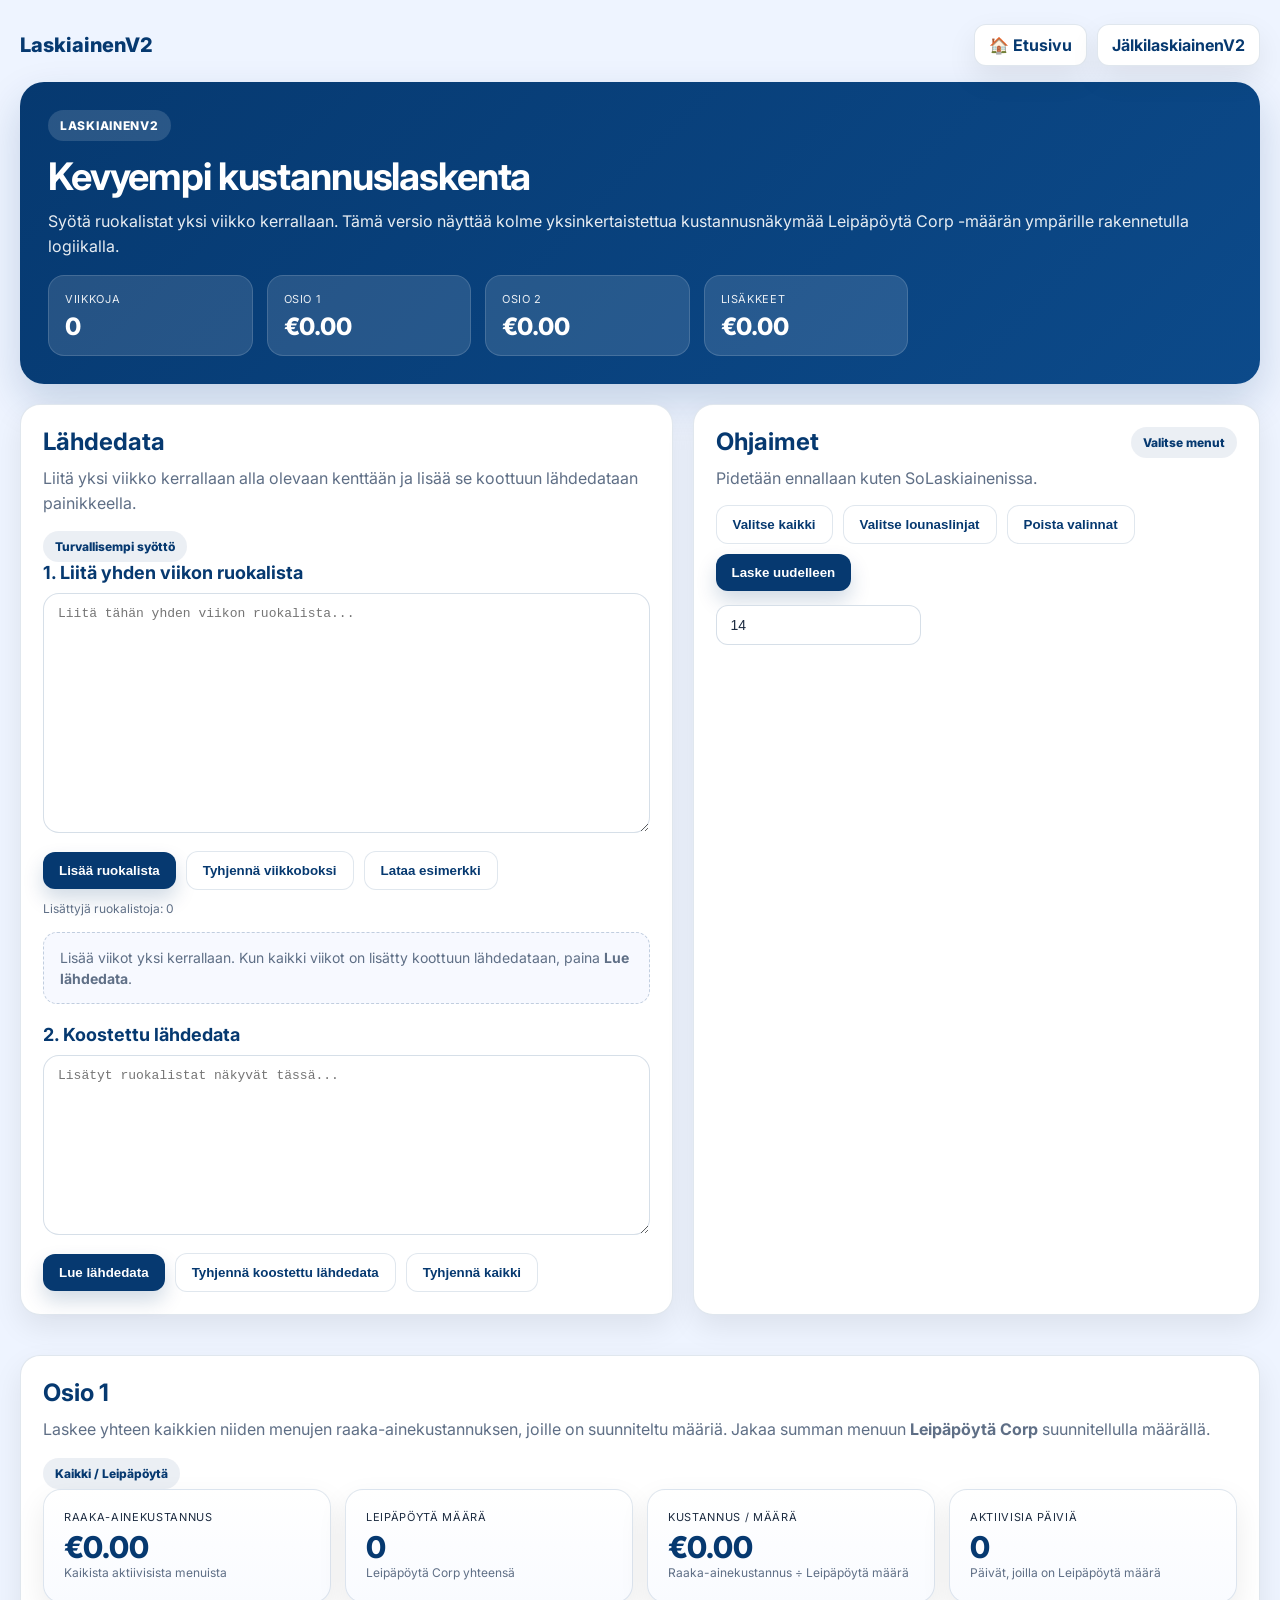
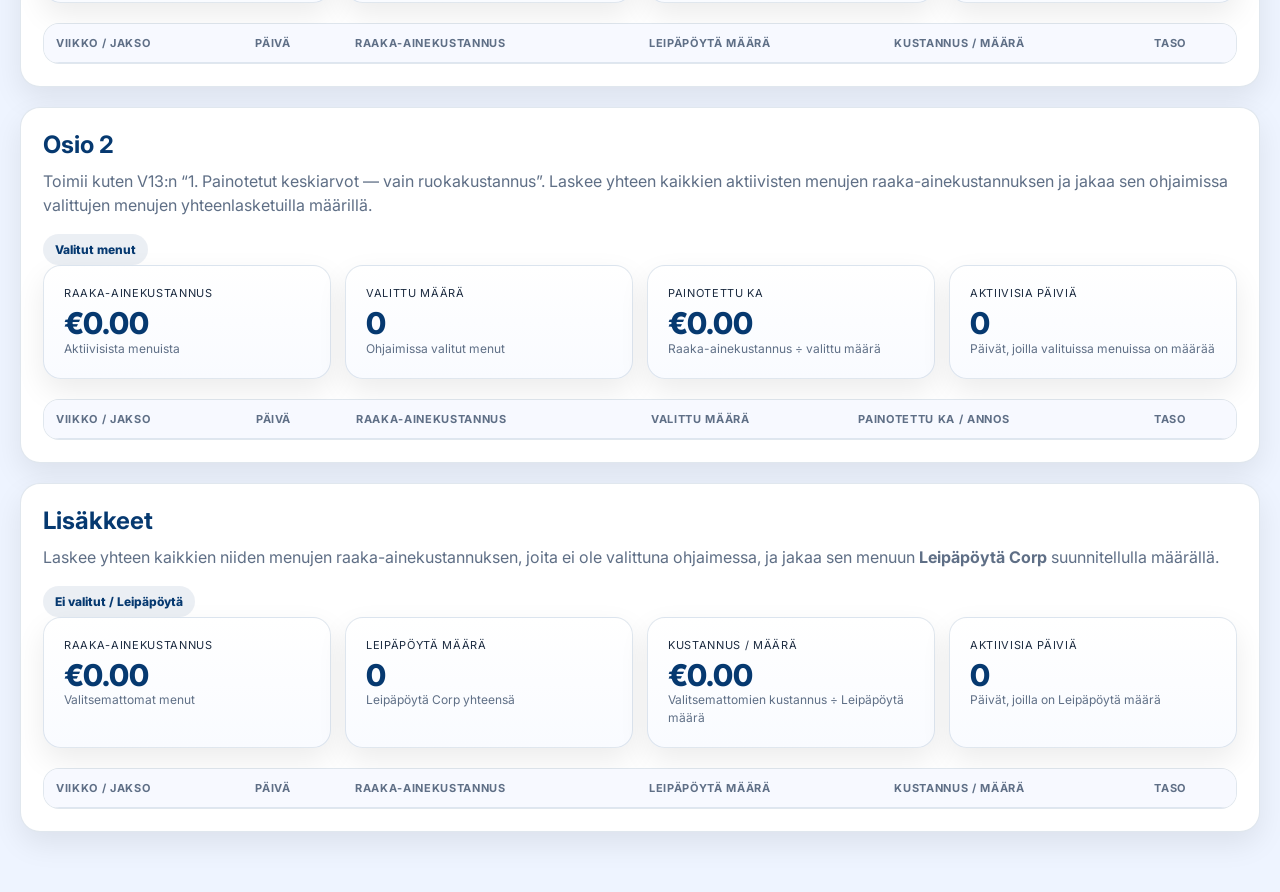
<file: laskiainenV2.html>
<!DOCTYPE html>
<html lang="fi">
<head>
  <meta charset="UTF-8" />
  <meta name="viewport" content="width=device-width, initial-scale=1.0" />
  <title>LaskiainenV2</title>
  <link href="https://fonts.googleapis.com/css2?family=Inter:wght@400;600;700;800&display=swap" rel="stylesheet">
  <style>
    :root{--theme:#063970;--theme2:#0c4a8a;--bg:#eef4ff;--card:#ffffff;--text:#1c2b40;--muted:#5f6f86;--border:rgba(6,57,112,.12);--shadow:0 12px 30px rgba(0,0,0,.08)}
    *{box-sizing:border-box}
    body{margin:0;font-family:Inter,Arial,sans-serif;background:var(--bg);color:var(--text)}
    .wrap{max-width:1450px;margin:auto;padding:24px 20px 40px}
    .topnav{display:flex;justify-content:space-between;align-items:center;gap:16px;flex-wrap:wrap;margin-bottom:16px}
    .brand{font-weight:800;color:var(--theme);font-size:20px}
    .navlinks{display:flex;gap:10px;flex-wrap:wrap}
    .navlinks a{padding:10px 14px;border-radius:12px;background:#fff;border:1px solid var(--border);color:var(--theme);text-decoration:none;font-weight:700;box-shadow:var(--shadow)}
    .hero{background:linear-gradient(135deg,var(--theme),var(--theme2));color:#fff;border-radius:24px;padding:28px;box-shadow:0 18px 40px rgba(6,57,112,.18);margin-bottom:20px}
    .hero-top,.section-head{display:flex;justify-content:space-between;align-items:flex-start;gap:16px;flex-wrap:wrap}
    .eyebrow,.pill{display:inline-flex;align-items:center;gap:8px;padding:8px 12px;border-radius:999px;font-size:12px;font-weight:800}
    .eyebrow{background:rgba(255,255,255,.14);text-transform:uppercase;letter-spacing:.06em;margin-bottom:12px}
    .pill{background:rgba(6,57,112,.08);color:var(--theme)}
    h1,h2,h3{margin:0 0 10px}
    h1{font-size:38px;letter-spacing:-.03em}
    h2{font-size:24px;color:var(--theme)}
    h3{font-size:18px;color:var(--theme)}
    p{margin:0;color:var(--muted);line-height:1.55}
    .hero p,.hero .mini-stat .label{color:rgba(255,255,255,.9)}
    .hero-stats,.metrics{display:grid;gap:14px}
    .hero-stats{grid-template-columns:repeat(4,minmax(150px,1fr));width:min(100%,860px)}
    .metrics{grid-template-columns:repeat(4,1fr)}
    .mini-stat,.metric,.card{background:var(--card);border:1px solid var(--border);box-shadow:var(--shadow)}
    .mini-stat{border-radius:16px;padding:16px;background:rgba(255,255,255,.12);border-color:rgba(255,255,255,.14);box-shadow:none}
    .mini-stat .label,.metric .label{font-size:11px;letter-spacing:.06em;text-transform:uppercase;margin-bottom:8px}
    .mini-stat .value,.metric .value{font-weight:800;line-height:1.05}
    .mini-stat .value{font-size:24px;color:#fff}
    .metric{border-radius:18px;padding:20px;background:linear-gradient(180deg,#fff 0%,#f9fbff 100%)}
    .metric .value{font-size:30px;color:var(--theme)}
    .metric .sub,.small{font-size:12px;color:var(--muted);line-height:1.5}
    .card{border-radius:20px;padding:22px;margin-bottom:20px}
    .row{display:grid;gap:20px;margin-bottom:20px;grid-template-columns:1.15fr 1fr}
    .buttons{display:flex;gap:10px;flex-wrap:wrap;align-items:center;margin-top:14px}
    button{border:0;border-radius:12px;padding:11px 16px;cursor:pointer;font-weight:700;background:var(--theme);color:#fff;box-shadow:0 10px 20px rgba(6,57,112,.18)}
    button.secondary{background:#fff;color:var(--theme);border:1px solid var(--border);box-shadow:none}
    textarea,input[type="number"]{border:1px solid rgba(6,57,112,.16);background:#fff;color:var(--text);border-radius:12px;padding:11px 14px;font-size:14px}
    textarea{width:100%;min-height:240px;resize:vertical;font-family:ui-monospace,SFMono-Regular,Menlo,Consolas,monospace;font-size:13px;line-height:1.4;border-radius:16px}
    .source-preview{min-height:180px}
    .menu-list{display:grid;gap:10px;margin-top:12px;max-height:320px;overflow:auto}
    .menu-item{display:flex;gap:12px;align-items:flex-start;padding:12px 14px;border:1px solid var(--border);border-radius:14px;background:#f7f9ff}
    .info-box{padding:14px 16px;border:1px dashed rgba(6,57,112,.22);border-radius:14px;background:#f7f9ff;color:var(--muted);font-size:14px;line-height:1.5;margin-top:14px}
    .table-wrap{overflow:auto;border-radius:16px;border:1px solid var(--border);background:#fff}
    table{width:100%;border-collapse:separate;border-spacing:0;font-size:14px}
    th,td{padding:12px;border-bottom:1px solid rgba(6,57,112,.10);text-align:left;vertical-align:top}
    tr:last-child td{border-bottom:0}
    th{position:sticky;top:0;background:#f7f9ff;color:var(--muted);font-size:11px;text-transform:uppercase;letter-spacing:.06em}
    @media (max-width:1180px){.metrics,.hero-stats{grid-template-columns:repeat(2,1fr)}}
    @media (max-width:980px){.row{grid-template-columns:1fr}}
    @media (max-width:680px){.wrap{padding:16px}.metrics,.hero-stats{grid-template-columns:1fr}h1{font-size:30px}.metric .value{font-size:24px}}
  </style>
</head>
<body>
<div class="wrap">
  <div class="topnav">
    <div class="brand">LaskiainenV2</div>
    <div class="navlinks">
      <a href="index.html">🏠 Etusivu</a>
      <a href="jalkilaskiainenV2.html">JälkilaskiainenV2</a>
    </div>
  </div>

  <div class="hero">
    <div class="hero-top">
      <div>
        <div class="eyebrow">LaskiainenV2</div>
        <h1>Kevyempi kustannuslaskenta</h1>
        <p>Syötä ruokalistat yksi viikko kerrallaan. Tämä versio näyttää kolme yksinkertaistettua kustannusnäkymää Leipäpöytä Corp -määrän ympärille rakennetulla logiikalla.</p>
      </div>
      <div class="hero-stats">
        <div class="mini-stat"><div class="label">Viikkoja</div><div class="value" id="weeksDetectedTop">0</div></div>
        <div class="mini-stat"><div class="label">Osio 1</div><div class="value" id="topSection1">€0.00</div></div>
        <div class="mini-stat"><div class="label">Osio 2</div><div class="value" id="topSection2">€0.00</div></div>
        <div class="mini-stat"><div class="label">Lisäkkeet</div><div class="value" id="topSection3">€0.00</div></div>
      </div>
    </div>
  </div>

  <div class="row">
    <div class="card">
      <div class="section-head">
        <div>
          <h2>Lähdedata</h2>
          <p>Liitä yksi viikko kerrallaan alla olevaan kenttään ja lisää se koottuun lähdedataan painikkeella.</p>
        </div>
        <div class="pill">Turvallisempi syöttö</div>
      </div>

      <h3>1. Liitä yhden viikon ruokalista</h3>
      <textarea id="weekInput" placeholder="Liitä tähän yhden viikon ruokalista..."></textarea>
      <div class="buttons">
        <button onclick="addWeeklyMenu()">Lisää ruokalista</button>
        <button class="secondary" onclick="clearWeekInput()">Tyhjennä viikkoboksi</button>
        <button class="secondary" onclick="loadSample()">Lataa esimerkki</button>
      </div>
      <div class="small" id="weekCountInfo" style="margin-top:10px;">Lisättyjä ruokalistoja: 0</div>

      <div class="info-box">
        Lisää viikot yksi kerrallaan. Kun kaikki viikot on lisätty koottuun lähdedataan, paina <strong>Lue lähdedata</strong>.
      </div>

      <h3 style="margin-top:20px;">2. Koostettu lähdedata</h3>
      <textarea id="source" class="source-preview" placeholder="Lisätyt ruokalistat näkyvät tässä..."></textarea>
      <div class="buttons">
        <button onclick="parseSourceAndRender()">Lue lähdedata</button>
        <button class="secondary" onclick="clearSourceData()">Tyhjennä koostettu lähdedata</button>
        <button class="secondary" onclick="clearAll()">Tyhjennä kaikki</button>
      </div>
    </div>

    <div class="card">
      <div class="section-head">
        <div>
          <h2>Ohjaimet</h2>
          <p>Pidetään ennallaan kuten SoLaskiainenissa.</p>
        </div>
        <div class="pill">Valitse menut</div>
      </div>
      <div class="buttons">
        <button class="secondary" onclick="setAllMenus(true)">Valitse kaikki</button>
        <button class="secondary" onclick="setMainMenus()">Valitse lounaslinjat</button>
        <button class="secondary" onclick="setAllMenus(false)">Poista valinnat</button>
        <button onclick="calculate()">Laske uudelleen</button>
      </div>
      <div class="buttons">
        <input id="vatInput" type="number" step="0.01" min="0" value="14" placeholder="ALV %" oninput="calculate()" />
      </div>
      <div id="menuList" class="menu-list"></div>
    </div>
  </div>

  <div class="card">
    <div class="section-head">
      <div>
        <h2>Osio 1</h2>
        <p>Laskee yhteen kaikkien niiden menujen raaka-ainekustannuksen, joille on suunniteltu määriä. Jakaa summan menuun <strong>Leipäpöytä Corp</strong> suunnitellulla määrällä.</p>
      </div>
      <div class="pill">Kaikki / Leipäpöytä</div>
    </div>
    <div class="metrics">
      <div class="metric"><div class="label">Raaka-ainekustannus</div><div class="value" id="section1Cost">€0.00</div><div class="sub">Kaikista aktiivisista menuista</div></div>
      <div class="metric"><div class="label">Leipäpöytä määrä</div><div class="value" id="section1BreadQty">0</div><div class="sub">Leipäpöytä Corp yhteensä</div></div>
      <div class="metric"><div class="label">Kustannus / määrä</div><div class="value" id="section1Avg">€0.00</div><div class="sub">Raaka-ainekustannus ÷ Leipäpöytä määrä</div></div>
      <div class="metric"><div class="label">Aktiivisia päiviä</div><div class="value" id="section1Days">0</div><div class="sub">Päivät, joilla on Leipäpöytä määrä</div></div>
    </div>
    <div class="table-wrap" style="margin-top:20px;"><table><thead><tr><th>Viikko / Jakso</th><th>Päivä</th><th>Raaka-ainekustannus</th><th>Leipäpöytä määrä</th><th>Kustannus / määrä</th><th>Taso</th></tr></thead><tbody id="section1Body"></tbody></table></div>
  </div>

  <div class="card">
    <div class="section-head">
      <div>
        <h2>Osio 2</h2>
        <p>Toimii kuten V13:n “1. Painotetut keskiarvot — vain ruokakustannus”. Laskee yhteen kaikkien aktiivisten menujen raaka-ainekustannuksen ja jakaa sen ohjaimissa valittujen menujen yhteenlasketuilla määrillä.</p>
      </div>
      <div class="pill">Valitut menut</div>
    </div>
    <div class="metrics">
      <div class="metric"><div class="label">Raaka-ainekustannus</div><div class="value" id="section2Cost">€0.00</div><div class="sub">Aktiivisista menuista</div></div>
      <div class="metric"><div class="label">Valittu määrä</div><div class="value" id="section2Qty">0</div><div class="sub">Ohjaimissa valitut menut</div></div>
      <div class="metric"><div class="label">Painotettu ka</div><div class="value" id="section2Avg">€0.00</div><div class="sub">Raaka-ainekustannus ÷ valittu määrä</div></div>
      <div class="metric"><div class="label">Aktiivisia päiviä</div><div class="value" id="section2Days">0</div><div class="sub">Päivät, joilla valituissa menuissa on määrää</div></div>
    </div>
    <div class="table-wrap" style="margin-top:20px;"><table><thead><tr><th>Viikko / Jakso</th><th>Päivä</th><th>Raaka-ainekustannus</th><th>Valittu määrä</th><th>Painotettu ka / annos</th><th>Taso</th></tr></thead><tbody id="section2Body"></tbody></table></div>
  </div>

  <div class="card">
    <div class="section-head">
      <div>
        <h2>Lisäkkeet</h2>
        <p>Laskee yhteen kaikkien niiden menujen raaka-ainekustannuksen, joita ei ole valittuna ohjaimessa, ja jakaa sen menuun <strong>Leipäpöytä Corp</strong> suunnitellulla määrällä.</p>
      </div>
      <div class="pill">Ei valitut / Leipäpöytä</div>
    </div>
    <div class="metrics">
      <div class="metric"><div class="label">Raaka-ainekustannus</div><div class="value" id="section3Cost">€0.00</div><div class="sub">Valitsemattomat menut</div></div>
      <div class="metric"><div class="label">Leipäpöytä määrä</div><div class="value" id="section3BreadQty">0</div><div class="sub">Leipäpöytä Corp yhteensä</div></div>
      <div class="metric"><div class="label">Kustannus / määrä</div><div class="value" id="section3Avg">€0.00</div><div class="sub">Valitsemattomien kustannus ÷ Leipäpöytä määrä</div></div>
      <div class="metric"><div class="label">Aktiivisia päiviä</div><div class="value" id="section3Days">0</div><div class="sub">Päivät, joilla on Leipäpöytä määrä</div></div>
    </div>
    <div class="table-wrap" style="margin-top:20px;"><table><thead><tr><th>Viikko / Jakso</th><th>Päivä</th><th>Raaka-ainekustannus</th><th>Leipäpöytä määrä</th><th>Kustannus / määrä</th><th>Taso</th></tr></thead><tbody id="section3Body"></tbody></table></div>
  </div>
</div>

<script>
const DAYS=['Monday','Tuesday','Wednesday','Thursday','Friday','Saturday','Sunday'];
const WORKDAYS=['Monday','Tuesday','Wednesday','Thursday','Friday'];
const FIN_DAYS={Monday:'Maanantai',Tuesday:'Tiistai',Wednesday:'Keskiviikko',Thursday:'Torstai',Friday:'Perjantai',Saturday:'Lauantai',Sunday:'Sunnuntai'};
const DATE_RE=/^\d{1,2}\/\d{1,2}\/\d{4}$/;
let parsedWeeks=[];
let menuSelections=[];
let addedWeeks=0;

function formatMoney(v){return new Intl.NumberFormat('fi-FI',{style:'currency',currency:'EUR',minimumFractionDigits:2,maximumFractionDigits:2}).format(Number(v||0));}
function formatNumber(v){return new Intl.NumberFormat('fi-FI',{minimumFractionDigits:0,maximumFractionDigits:2}).format(Number(v||0));}
function toNumber(value){const txt=String(value??'').trim().replace(',','.'); const n=Number(txt); return Number.isFinite(n)?n:0;}
function isMenuName(line){const txt=String(line||'').trim(); return !!txt && /corp$/i.test(txt);}
function isDayLine(line){return DAYS.includes(String(line||'').trim());}
function splitIntoWeeks(raw){const lines=String(raw||'').split(/\r?\n/); const chunks=[]; let current=[]; for(let i=0;i<lines.length;i++){const line=String(lines[i]||'').trim(); const next=String(lines[i+1]||'').trim(); const start=line==='Monday'&&DATE_RE.test(next); if(start&&current.length){chunks.push(current.join('\n').trim()); current=[];} if(line||current.length) current.push(lines[i]);} if(current.length) chunks.push(current.join('\n').trim()); return chunks.filter(Boolean);} 
function buildPeriod(weekDates){const dates=WORKDAYS.map(day=>weekDates[day]).filter(Boolean); return dates.length?`${dates[0]}${dates.length>1?' – '+dates[dates.length-1]:''}`:'';}
function escapeHtml(str){return String(str||'').replace(/&/g,'&amp;').replace(/</g,'&lt;').replace(/>/g,'&gt;').replace(/\"/g,'&quot;').replace(/'/g,'&#39;');}

function addWeeklyMenu(){
  const weekInput=document.getElementById('weekInput');
  const source=document.getElementById('source');
  const newWeek=(weekInput.value||'').trim();
  if(!newWeek){ alert('Liitä ensin yhden viikon ruokalista.'); return; }
  const existing=(source.value||'').trim();
  source.value=existing ? `${existing}\n${newWeek}` : newWeek;
  weekInput.value='';
  addedWeeks += 1;
  updateWeekCount();
}

function clearWeekInput(){ document.getElementById('weekInput').value=''; }
function clearSourceData(){ document.getElementById('source').value=''; addedWeeks=0; updateWeekCount(); }
function updateWeekCount(){ document.getElementById('weekCountInfo').textContent=`Lisättyjä ruokalistoja: ${addedWeeks}`; }

function parseScreenCopy(lines){
  const menus=[]; const weekDates={}; let i=0;
  const clean=v=>String(v||'').trim();
  const isQtyRow=v=>/\d/.test(String(v||'')) && /\t/.test(String(v||''));
  while(i<lines.length){
    const line=clean(lines[i]); const next=clean(lines[i+1]);
    if(isDayLine(line)&&DATE_RE.test(next)){weekDates[line]=next;i+=2;continue;}
    if(!line||line==='Average per Week'){i++;continue;}
    if(!isMenuName(line)){i++;continue;}
    const menuName=line; i++;
    while(i<lines.length&&['Gross SP / F-QTY','COS','CM% / T-CM%',''].includes(clean(lines[i]))) i++;
    const menu={menu:menuName,item:'',days:Object.fromEntries(DAYS.map(day=>[day,{gross:0,qty:0,cos:0,date:weekDates[day]||''}]))};
    let dayIndex=0;
    while(i<lines.length && dayIndex<WORKDAYS.length){
      const itemLine=clean(lines[i]);
      if(!itemLine){i++;continue;}
      if(isMenuName(itemLine)||itemLine==='Average per Week'||(isDayLine(itemLine)&&DATE_RE.test(clean(lines[i+1])))) break;
      const qtyRaw=String(lines[i+1]||''); const cosRaw=String(lines[i+2]||''); const pctRaw=String(lines[i+3]||'');
      if(!isQtyRow(qtyRaw)){i++;continue;}
      const qtyParts=qtyRaw.split(/\t+/).map(s=>s.trim()).filter(Boolean);
      const cosParts=cosRaw.split(/\t+/).map(s=>s.trim()).filter(Boolean);
      const gross=qtyParts.length?toNumber(qtyParts[0]):0;
      const qty=qtyParts.length?toNumber(qtyParts[qtyParts.length-1]):0;
      const cos=cosParts.length?toNumber(cosParts[0]):0;
      const day=WORKDAYS[dayIndex];
      menu.item=menu.item||itemLine;
      menu.days[day]={gross,qty,cos,date:weekDates[day]||''};
      dayIndex++;
      i += pctRaw.includes('%') ? 4 : 3;
    }
    while(i<lines.length){const tail=clean(lines[i]); const tailNext=clean(lines[i+1]); if(!tail){i++;continue;} if(isMenuName(tail)||tail==='Average per Week'||(isDayLine(tail)&&DATE_RE.test(tailNext))) break; i++;}
    menus.push(menu);
  }
  return {menus,weekDates};
}

function mergeMenusForSelection(weeks){
  const map=new Map();
  weeks.forEach(week=>week.menus.forEach(menu=>{
    const key=String(menu.menu||'').trim();
    if(!map.has(key)) map.set(key,{menu:menu.menu,item:menu.item,selected:/^lounas\s+[1234]/i.test(menu.menu)});
  }));
  return Array.from(map.values());
}

function selectionMap(){return Object.fromEntries(menuSelections.map(menu=>[menu.menu,menu.selected]));}
function getBreadQty(week, day){const bread=week.menus.find(m=>String(m.menu).trim().toLowerCase()==='leipäpöytä corp'); return bread ? (bread.days[day]?.qty || 0) : 0;}
function dayIngredientCostAllActive(week, day){return week.menus.reduce((sum,menu)=>{const entry=menu.days[day]||{qty:0,cos:0}; return entry.qty>0 ? sum + (entry.qty*entry.cos) : sum;},0);}
function dayIngredientCostUnselected(week, day, selected){return week.menus.reduce((sum,menu)=>{if(selected[menu.menu]) return sum; const entry=menu.days[day]||{qty:0,cos:0}; return entry.qty>0 ? sum + (entry.qty*entry.cos) : sum;},0);}
function daySelectedQty(week, day, selected){return week.menus.reduce((sum,menu)=>selected[menu.menu] ? sum + (menu.days[day]?.qty||0) : sum,0);}
function hasAnyActiveMenu(week, day){return week.menus.some(menu=>(menu.days[day]?.qty||0)>0);} 

function loadSample(){
  document.getElementById('weekInput').value=`Monday
3/23/2026
Tuesday
3/24/2026
Wednesday
3/25/2026
Thursday
3/26/2026
Friday
3/27/2026
Saturday
3/28/2026
Sunday
3/29/2026
Average per Week
Lounas 1 Corp	
Gross SP / F-QTY
COS
CM% / T-CM%
Chicken burger
9.50	500
0.09	
99%	48%
Chicken burger
9.50	500
0.09	
99%	48%
Chicken burger
9.50	500
0.09	
99%	48%
Chicken burger
9.50	500
0.09	
99%	48%
Chicken burger
9.50	200
0.09	
99%	48%
9.50	440
0.09	
99%	48%
Lounas 4 Corp	
Gross SP / F-QTY
COS
CM% / T-CM%
Chicken cutlets in cajun sauce
9.50	600
0.07	
99%	48%
Chicken cutlets in cajun sauce
9.50	600
0.07	
99%	48%
Chicken cutlets in cajun sauce
9.50	600
0.07	
99%	48%
Chicken cutlets in cajun sauce
9.50	600
0.07	
99%	48%
Chicken cutlets in cajun sauce
9.50	300
0.07	
99%	48%
9.50	540
0.07	
99%	48%
Lisäke 2 Corp	
Gross SP / F-QTY
COS
CM% / T-CM%
Braised fennel with pink pepper
0.00	1000
0.09	
0%	48%
Chicken cutlets in cajun sauce
0.00	800
0.07	
0%	48%
Chicken cutlets in cajun sauce
0.00	1000
0.07	
0%	48%
Chicken cutlets in cajun sauce
0.00	1000
0.07	
0%	48%
Chicken cutlets in cajun sauce
0.00	1000
0.07	
0%	48%
0.00	960
0.08	
0%	48%
Leipäpöytä Corp	
Gross SP / F-QTY
COS
CM% / T-CM%
Artesaanileipä
0.00	1000
0.07	
0%	48%
Artesaanileipä
0.00	1000
0.07	
0%	48%
Artesaanileipä
0.00	1000
0.07	
0%	48%
Artesaanileipä
0.00	1000
0.07	
0%	48%
Artesaanileipä
0.00	1000
0.07	
0%	48%
0.00	1000
0.07	
0%	48%`;
}

function clearAll(){
  document.getElementById('weekInput').value='';
  document.getElementById('source').value='';
  document.getElementById('vatInput').value='14';
  parsedWeeks=[];
  menuSelections=[];
  addedWeeks=0;
  updateWeekCount();
  ['menuList','section1Body','section2Body','section3Body'].forEach(id=>{const el=document.getElementById(id); if(el) el.innerHTML='';});
  setSummary({weeks:0,s1c:0,s1b:0,s1a:0,s1d:0,s2c:0,s2q:0,s2a:0,s2d:0,s3c:0,s3b:0,s3a:0,s3d:0});
}

function parseSourceAndRender(){
  const chunks=splitIntoWeeks(document.getElementById('source').value);
  parsedWeeks=chunks.map((chunk,index)=>{const parsed=parseScreenCopy(chunk.split(/\r?\n/)); return {label:`Viikko ${index+1}`,period:buildPeriod(parsed.weekDates),weekDates:parsed.weekDates,menus:parsed.menus};}).filter(week=>week.menus.length>0);
  menuSelections=mergeMenusForSelection(parsedWeeks);
  renderMenuSelectors();
  calculate();
}

function renderMenuSelectors(){
  const root=document.getElementById('menuList');
  root.innerHTML='';
  if(!menuSelections.length){root.innerHTML='<div class="small">Menuja ei löytynyt vielä.</div>'; return;}
  menuSelections.forEach((menu,idx)=>{
    const div=document.createElement('label');
    div.className='menu-item';
    div.innerHTML=`<input type="checkbox" ${menu.selected?'checked':''} onchange="toggleMenu(${idx}, this.checked)" /><span><strong>${escapeHtml(menu.menu)}</strong><br><span class="small">${escapeHtml(menu.item||'')}</span></span>`;
    root.appendChild(div);
  });
}

function toggleMenu(index,checked){menuSelections[index].selected=checked; calculate();}
function setAllMenus(value){menuSelections.forEach(menu=>menu.selected=value); renderMenuSelectors(); calculate();}
function setMainMenus(){menuSelections.forEach(menu=>menu.selected=/^lounas\s+[1234]/i.test(menu.menu)); renderMenuSelectors(); calculate();}

function calculate(){
  const selected=selectionMap();
  const s1Body=document.getElementById('section1Body');
  const s2Body=document.getElementById('section2Body');
  const s3Body=document.getElementById('section3Body');
  s1Body.innerHTML=''; s2Body.innerHTML=''; s3Body.innerHTML='';

  let s1Cost=0,s1Bread=0,s1Days=0;
  let s2Cost=0,s2Qty=0,s2Days=0;
  let s3Cost=0,s3Bread=0,s3Days=0;

  parsedWeeks.forEach(week=>{
    let week1Cost=0, week1Bread=0;
    let week2Cost=0, week2Qty=0;
    let week3Cost=0, week3Bread=0;

    WORKDAYS.forEach(day=>{
      if(!hasAnyActiveMenu(week,day)) return;
      const breadQty=getBreadQty(week,day);
      const allCost=dayIngredientCostAllActive(week,day);
      const selectedQty=daySelectedQty(week,day,selected);
      const unselectedCost=dayIngredientCostUnselected(week,day,selected);

      if(breadQty>0){
        const avg1=allCost/breadQty;
        const tr1=document.createElement('tr');
        tr1.innerHTML=`<td>${escapeHtml(week.label)} – ${escapeHtml(week.weekDates?.[day]||'')}</td><td>${FIN_DAYS[day]}</td><td>${formatMoney(allCost)}</td><td>${formatNumber(breadQty)}</td><td>${formatMoney(avg1)}</td><td>Päivä</td>`;
        s1Body.appendChild(tr1);
        s1Cost+=allCost; s1Bread+=breadQty; s1Days+=1;
        week1Cost+=allCost; week1Bread+=breadQty;
      }

      if(selectedQty>0){
        const avg2=allCost/selectedQty;
        const tr2=document.createElement('tr');
        tr2.innerHTML=`<td>${escapeHtml(week.label)} – ${escapeHtml(week.weekDates?.[day]||'')}</td><td>${FIN_DAYS[day]}</td><td>${formatMoney(allCost)}</td><td>${formatNumber(selectedQty)}</td><td>${formatMoney(avg2)}</td><td>Päivä</td>`;
        s2Body.appendChild(tr2);
        s2Cost+=allCost; s2Qty+=selectedQty; s2Days+=1;
        week2Cost+=allCost; week2Qty+=selectedQty;
      }

      if(breadQty>0 && unselectedCost>0){
        const avg3=unselectedCost/breadQty;
        const tr3=document.createElement('tr');
        tr3.innerHTML=`<td>${escapeHtml(week.label)} – ${escapeHtml(week.weekDates?.[day]||'')}</td><td>${FIN_DAYS[day]}</td><td>${formatMoney(unselectedCost)}</td><td>${formatNumber(breadQty)}</td><td>${formatMoney(avg3)}</td><td>Päivä</td>`;
        s3Body.appendChild(tr3);
        s3Cost+=unselectedCost; s3Bread+=breadQty; s3Days+=1;
        week3Cost+=unselectedCost; week3Bread+=breadQty;
      }
    });

    const w1=document.createElement('tr');
    w1.innerHTML=`<td>${escapeHtml(week.label)} – ${escapeHtml(week.period||'')}</td><td>Viikkoyhteenveto</td><td>${formatMoney(week1Cost)}</td><td>${formatNumber(week1Bread)}</td><td>${formatMoney(week1Bread>0?week1Cost/week1Bread:0)}</td><td>Viikko</td>`;
    s1Body.appendChild(w1);

    const w2=document.createElement('tr');
    w2.innerHTML=`<td>${escapeHtml(week.label)} – ${escapeHtml(week.period||'')}</td><td>Viikkoyhteenveto</td><td>${formatMoney(week2Cost)}</td><td>${formatNumber(week2Qty)}</td><td>${formatMoney(week2Qty>0?week2Cost/week2Qty:0)}</td><td>Viikko</td>`;
    s2Body.appendChild(w2);

    const w3=document.createElement('tr');
    w3.innerHTML=`<td>${escapeHtml(week.label)} – ${escapeHtml(week.period||'')}</td><td>Viikkoyhteenveto</td><td>${formatMoney(week3Cost)}</td><td>${formatNumber(week3Bread)}</td><td>${formatMoney(week3Bread>0?week3Cost/week3Bread:0)}</td><td>Viikko</td>`;
    s3Body.appendChild(w3);
  });

  setSummary({
    weeks:parsedWeeks.length,
    s1c:s1Cost,s1b:s1Bread,s1a:s1Bread>0?s1Cost/s1Bread:0,s1d:s1Days,
    s2c:s2Cost,s2q:s2Qty,s2a:s2Qty>0?s2Cost/s2Qty:0,s2d:s2Days,
    s3c:s3Cost,s3b:s3Bread,s3a:s3Bread>0?s3Cost/s3Bread:0,s3d:s3Days
  });
}

function setSummary(s){
  document.getElementById('weeksDetectedTop').textContent=String(s.weeks||0);
  document.getElementById('topSection1').textContent=formatMoney(s.s1a||0);
  document.getElementById('topSection2').textContent=formatMoney(s.s2a||0);
  document.getElementById('topSection3').textContent=formatMoney(s.s3a||0);

  document.getElementById('section1Cost').textContent=formatMoney(s.s1c||0);
  document.getElementById('section1BreadQty').textContent=formatNumber(s.s1b||0);
  document.getElementById('section1Avg').textContent=formatMoney(s.s1a||0);
  document.getElementById('section1Days').textContent=formatNumber(s.s1d||0);

  document.getElementById('section2Cost').textContent=formatMoney(s.s2c||0);
  document.getElementById('section2Qty').textContent=formatNumber(s.s2q||0);
  document.getElementById('section2Avg').textContent=formatMoney(s.s2a||0);
  document.getElementById('section2Days').textContent=formatNumber(s.s2d||0);

  document.getElementById('section3Cost').textContent=formatMoney(s.s3c||0);
  document.getElementById('section3BreadQty').textContent=formatNumber(s.s3b||0);
  document.getElementById('section3Avg').textContent=formatMoney(s.s3a||0);
  document.getElementById('section3Days').textContent=formatNumber(s.s3d||0);
}

updateWeekCount();
</script>
</body>
</html>
</file>
